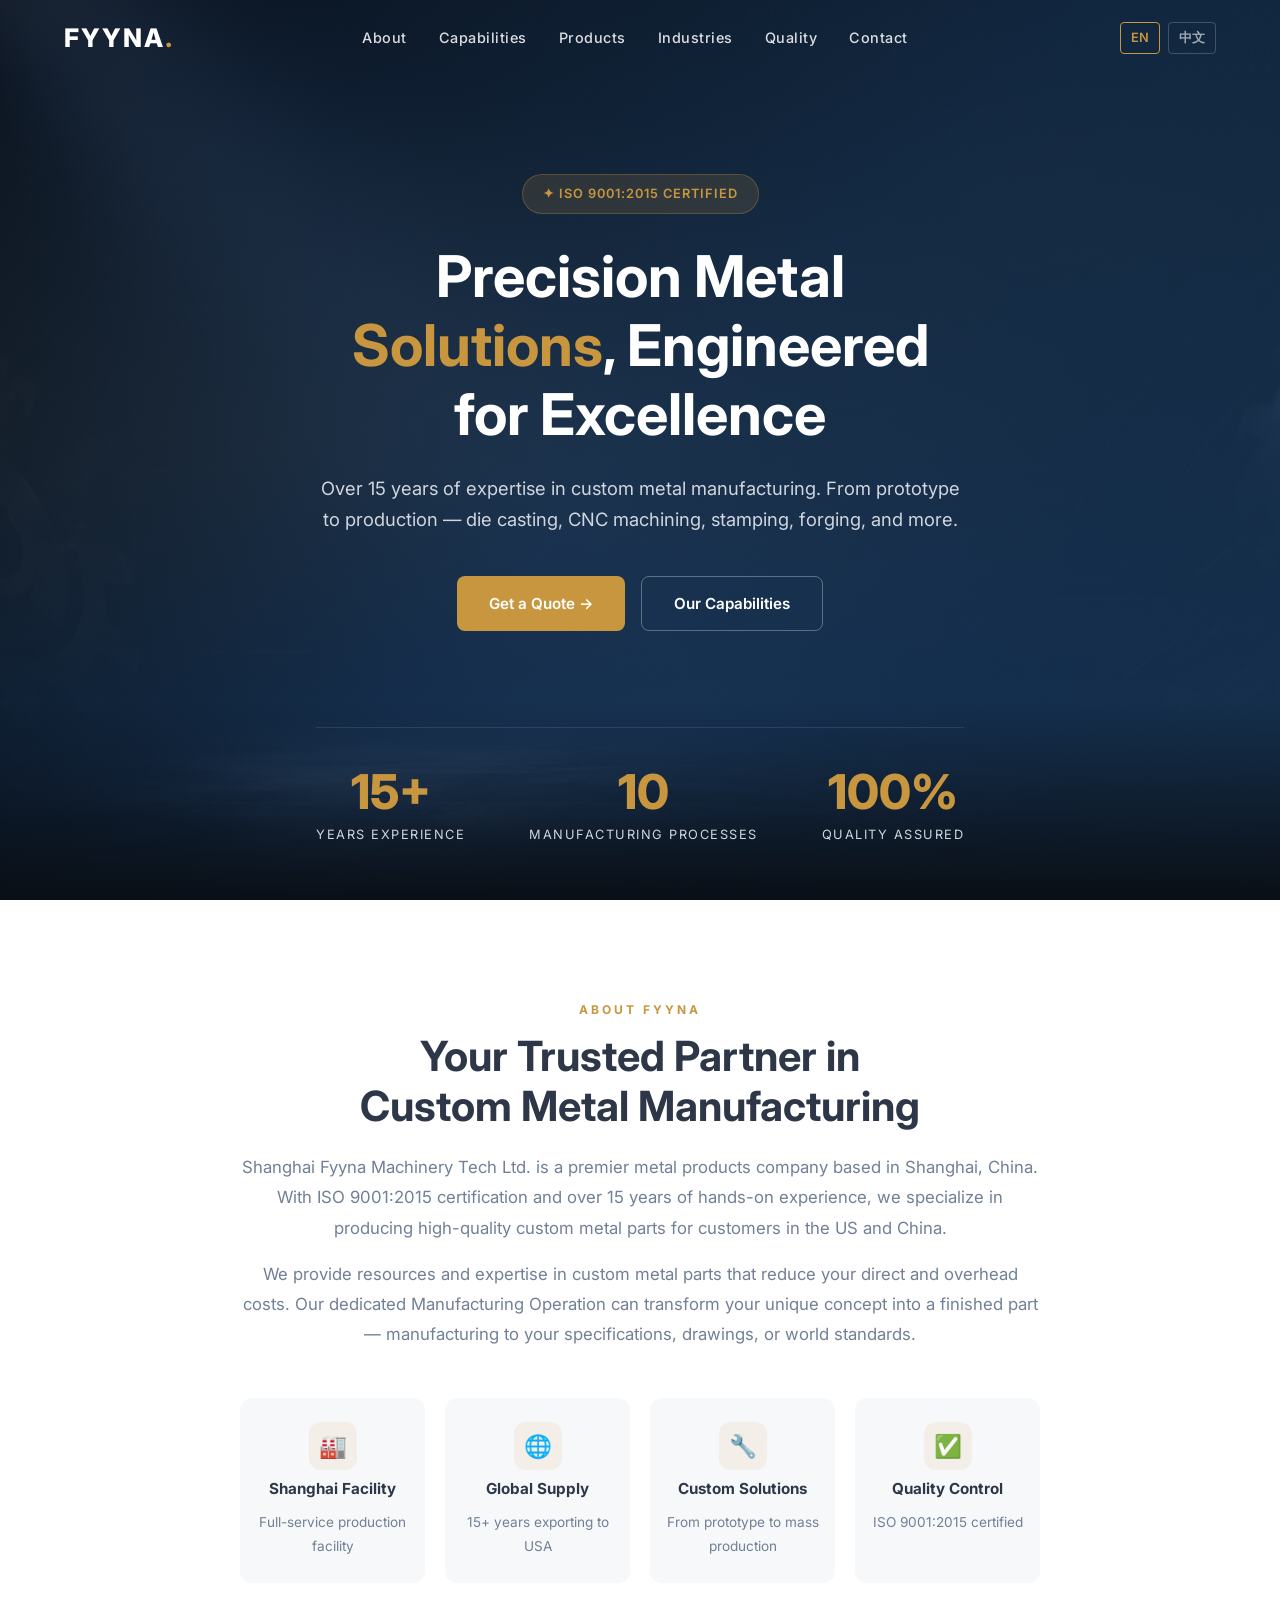
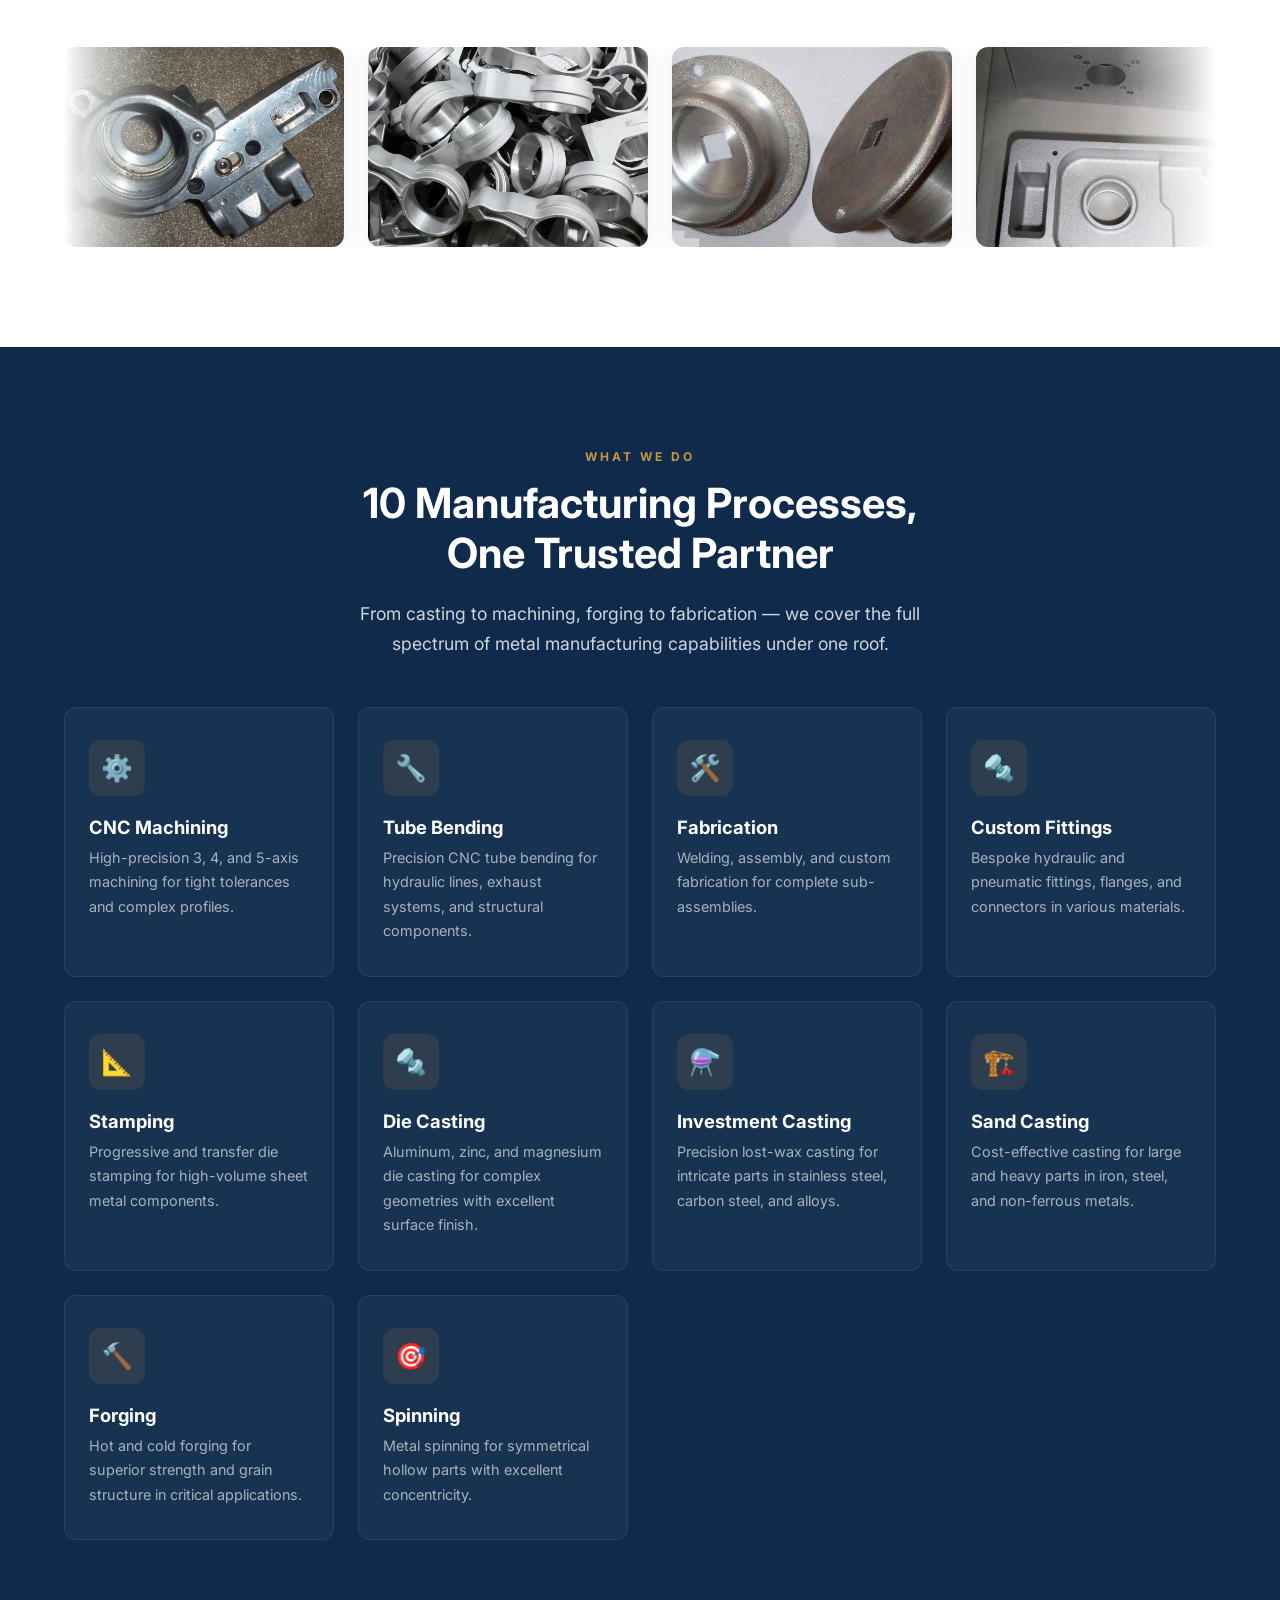
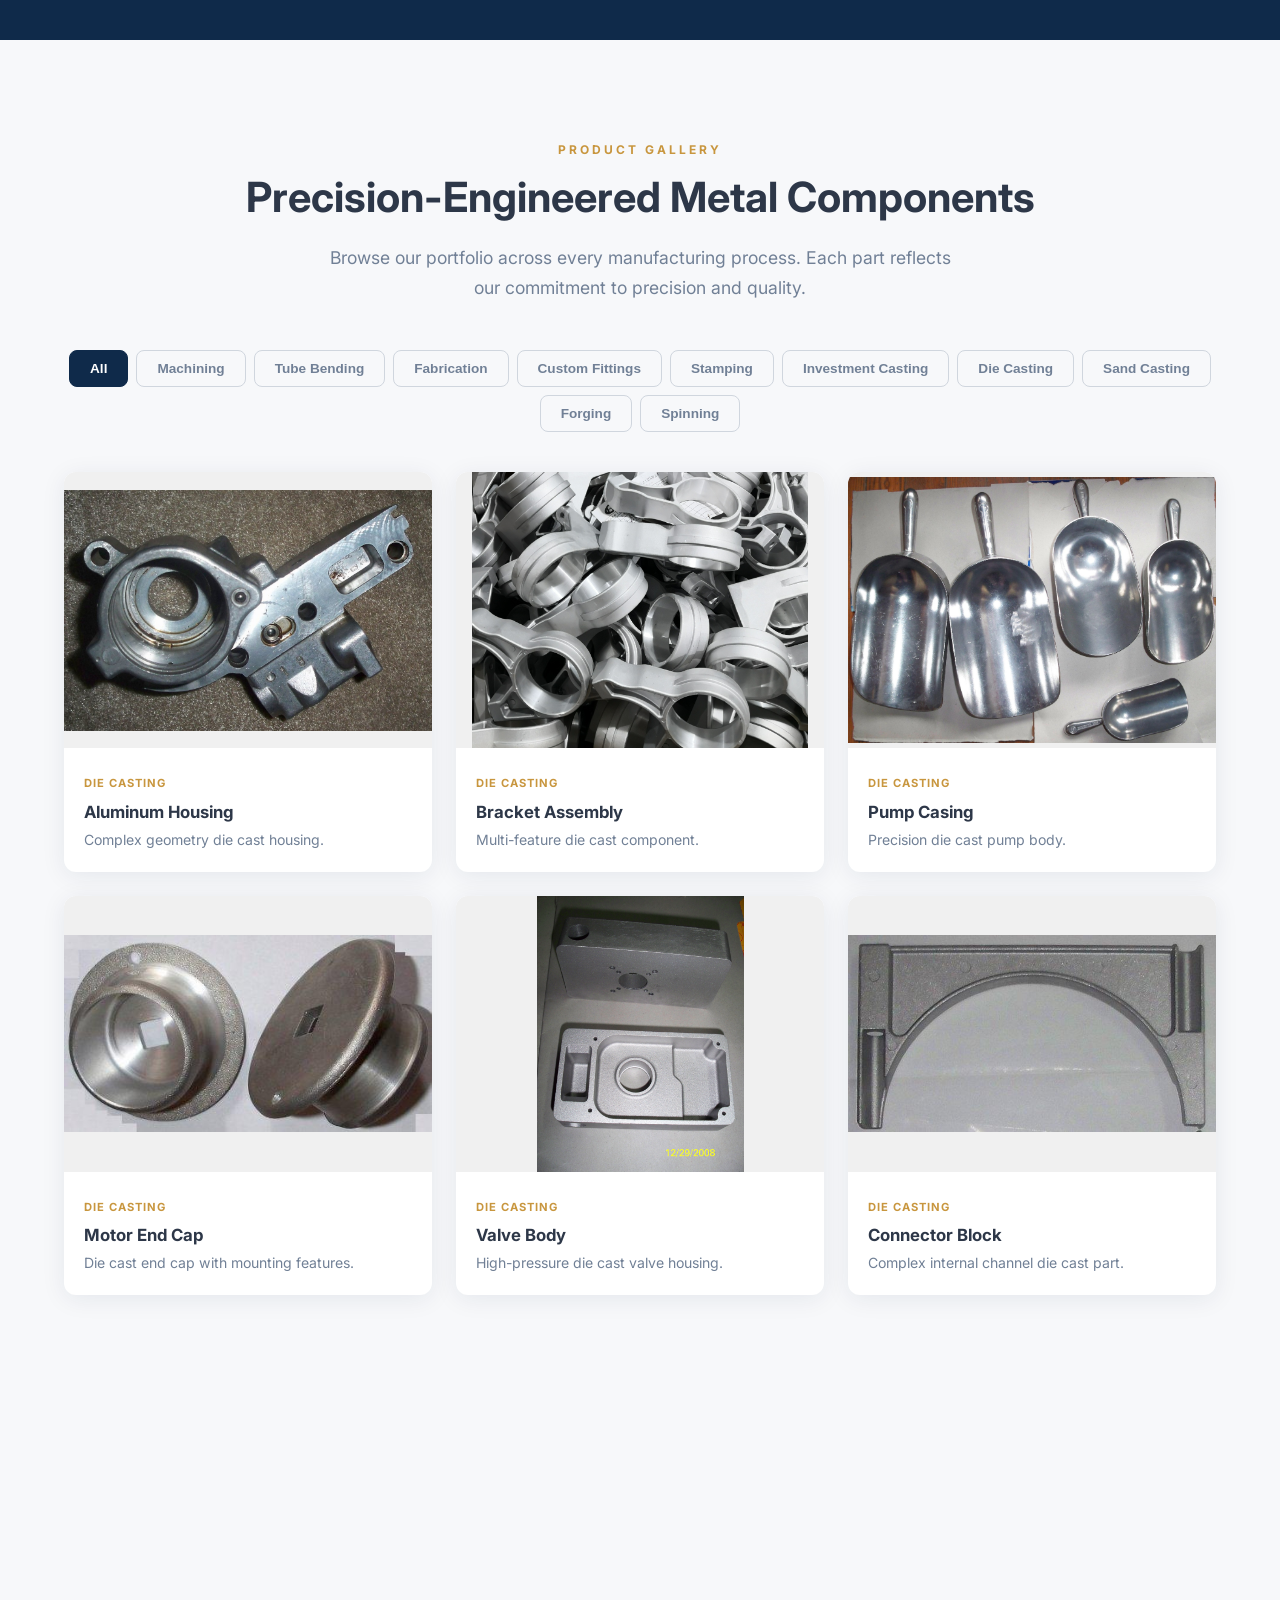
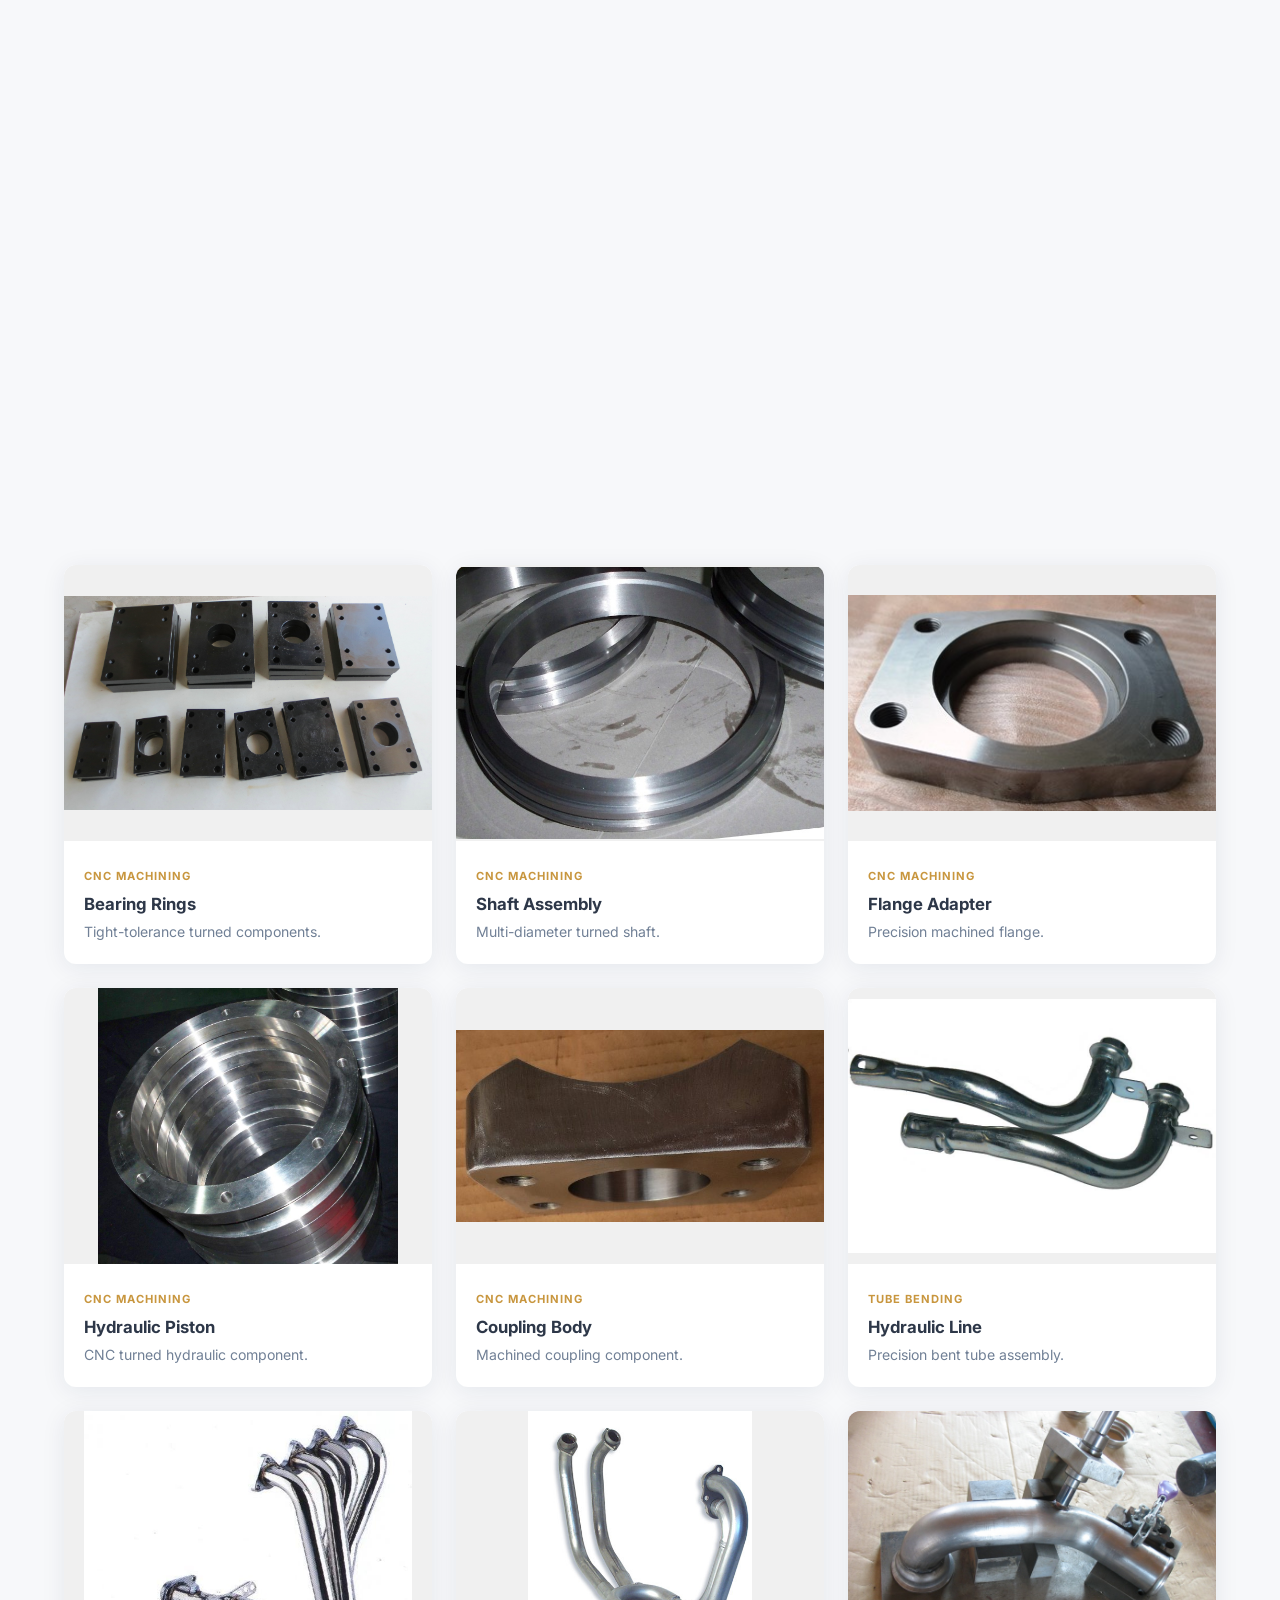
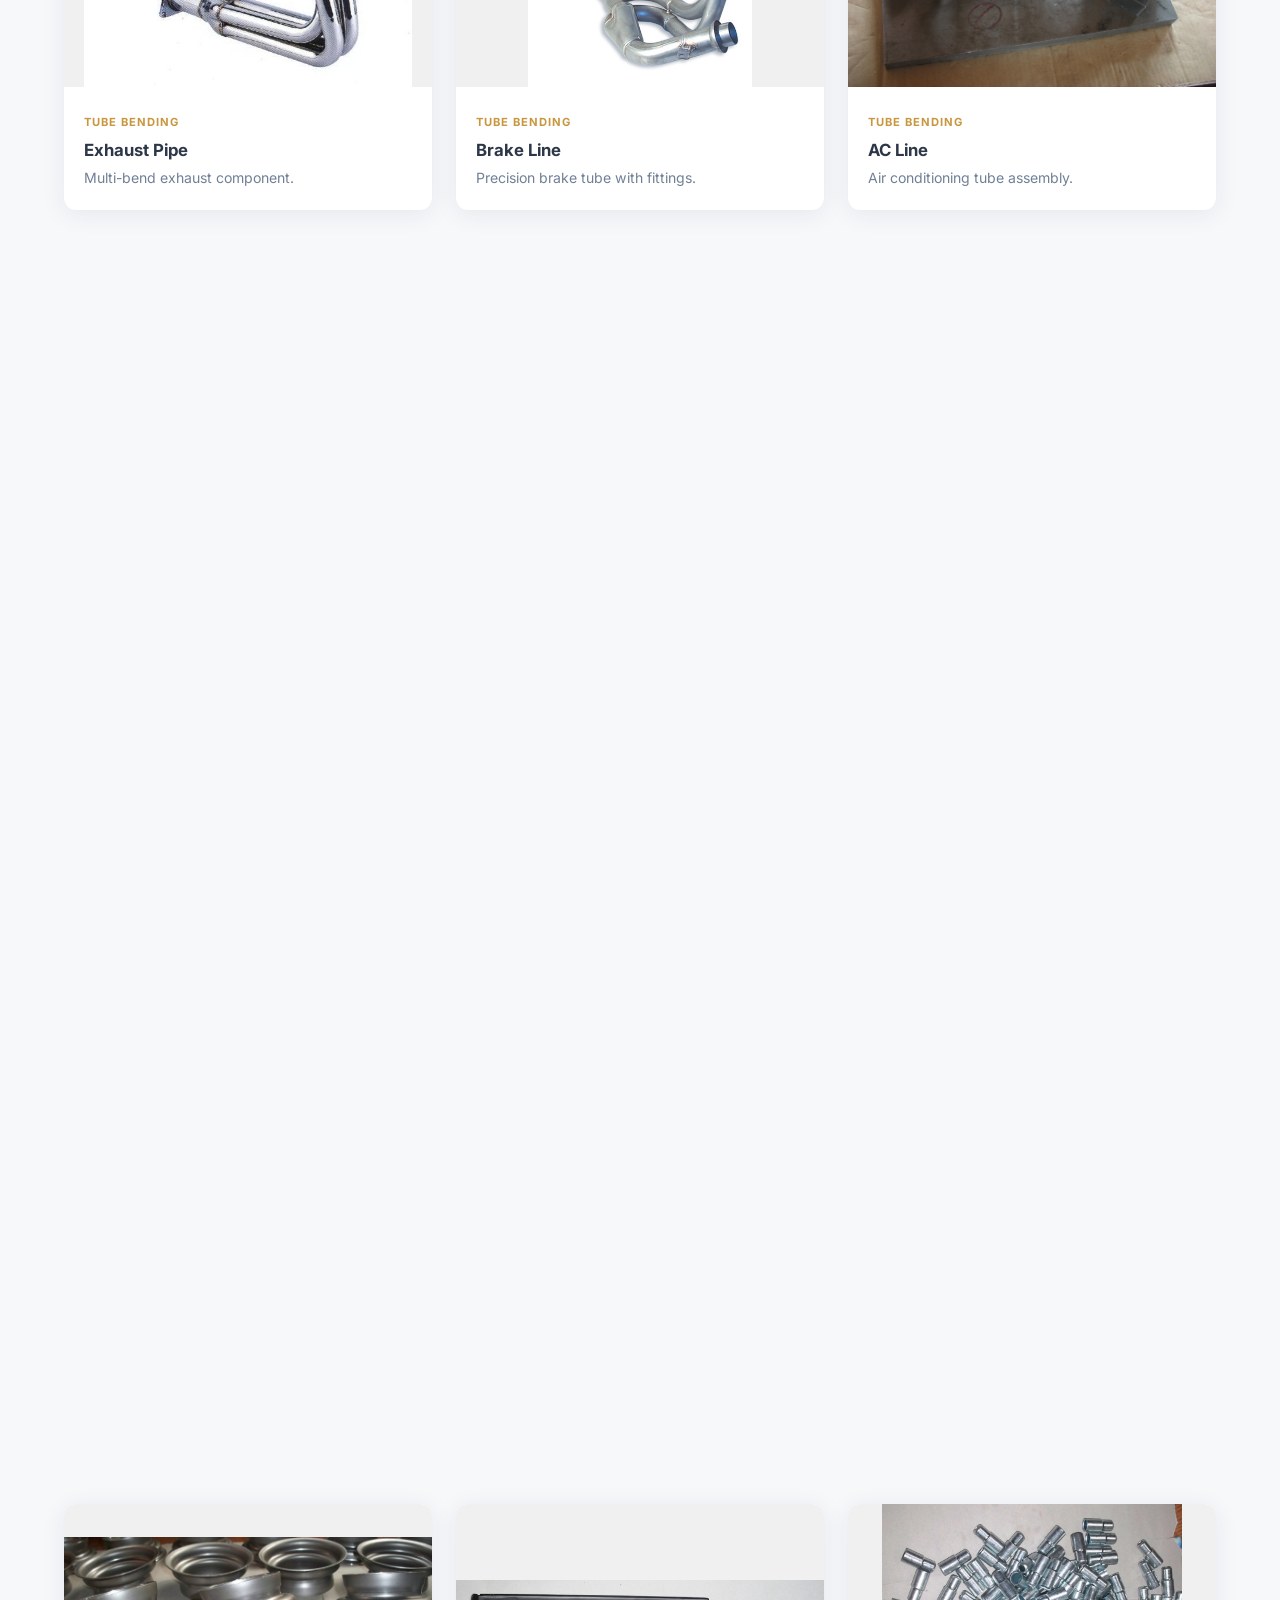
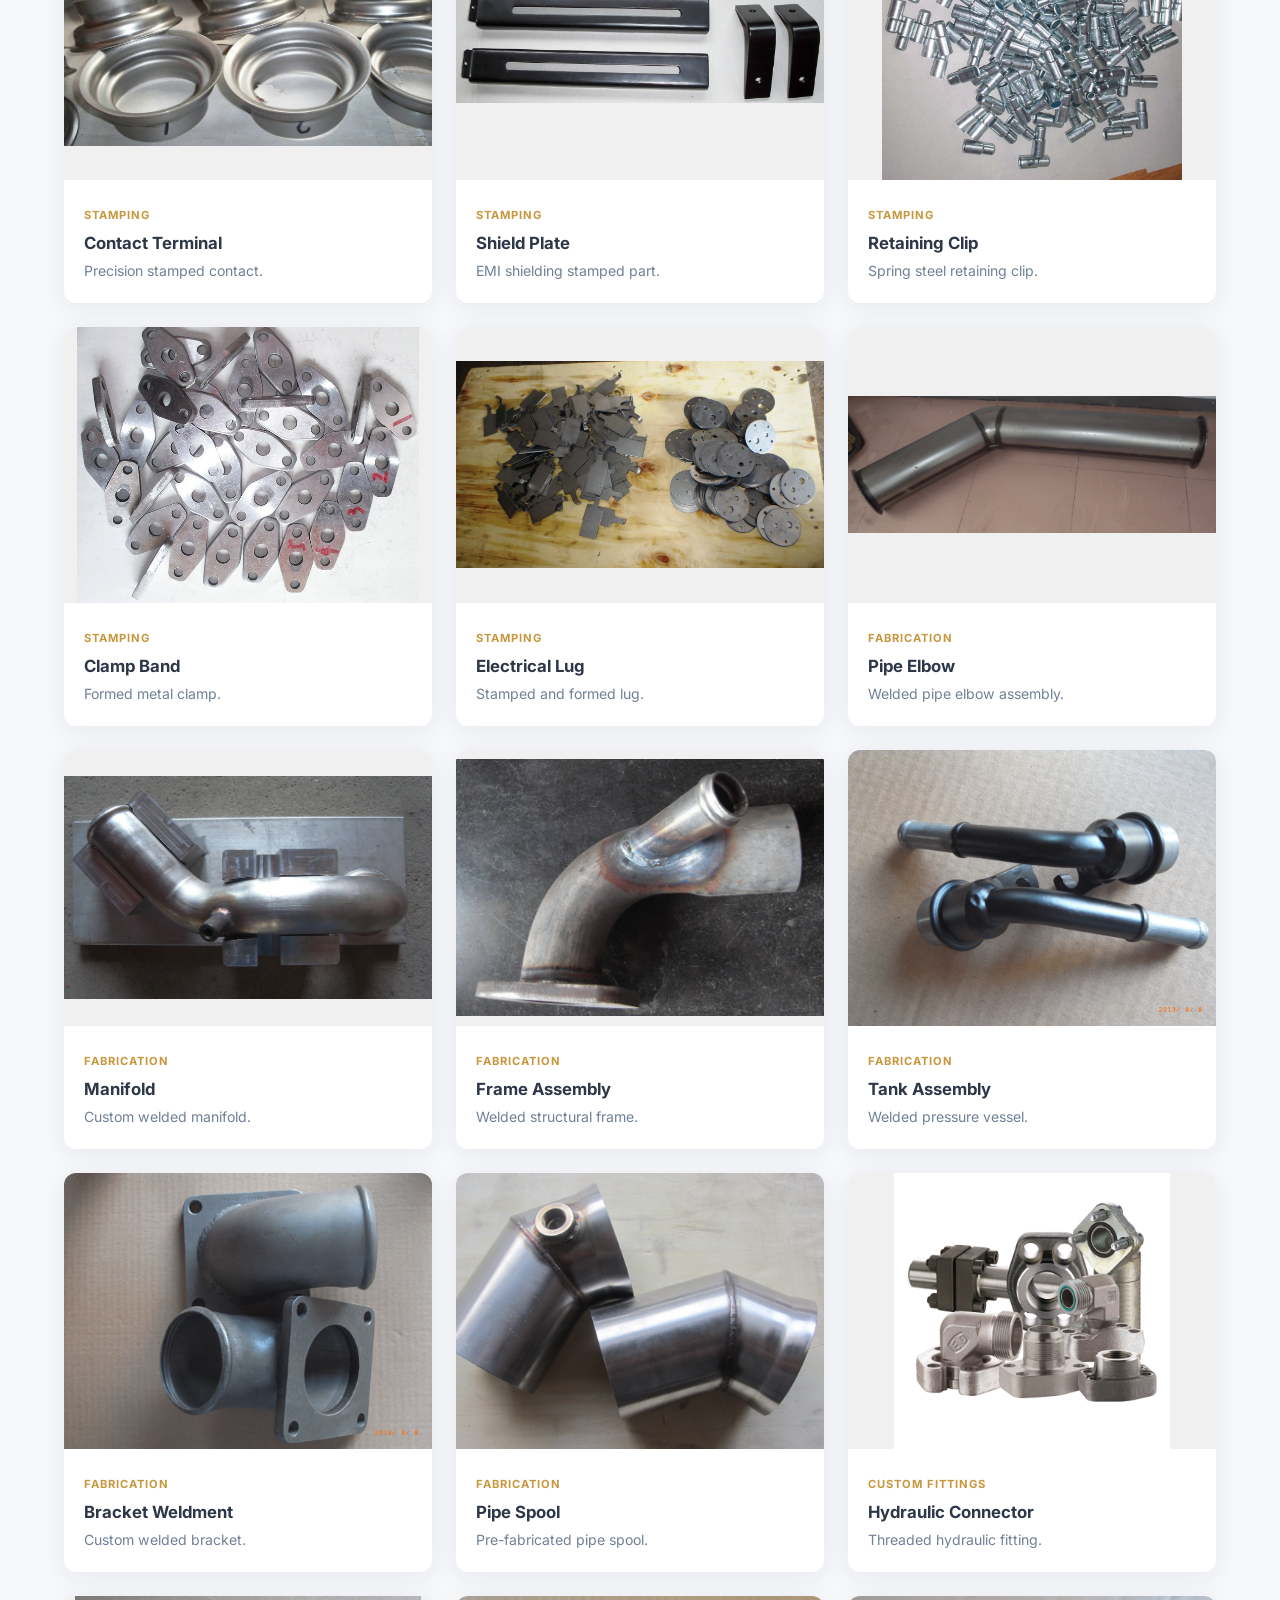
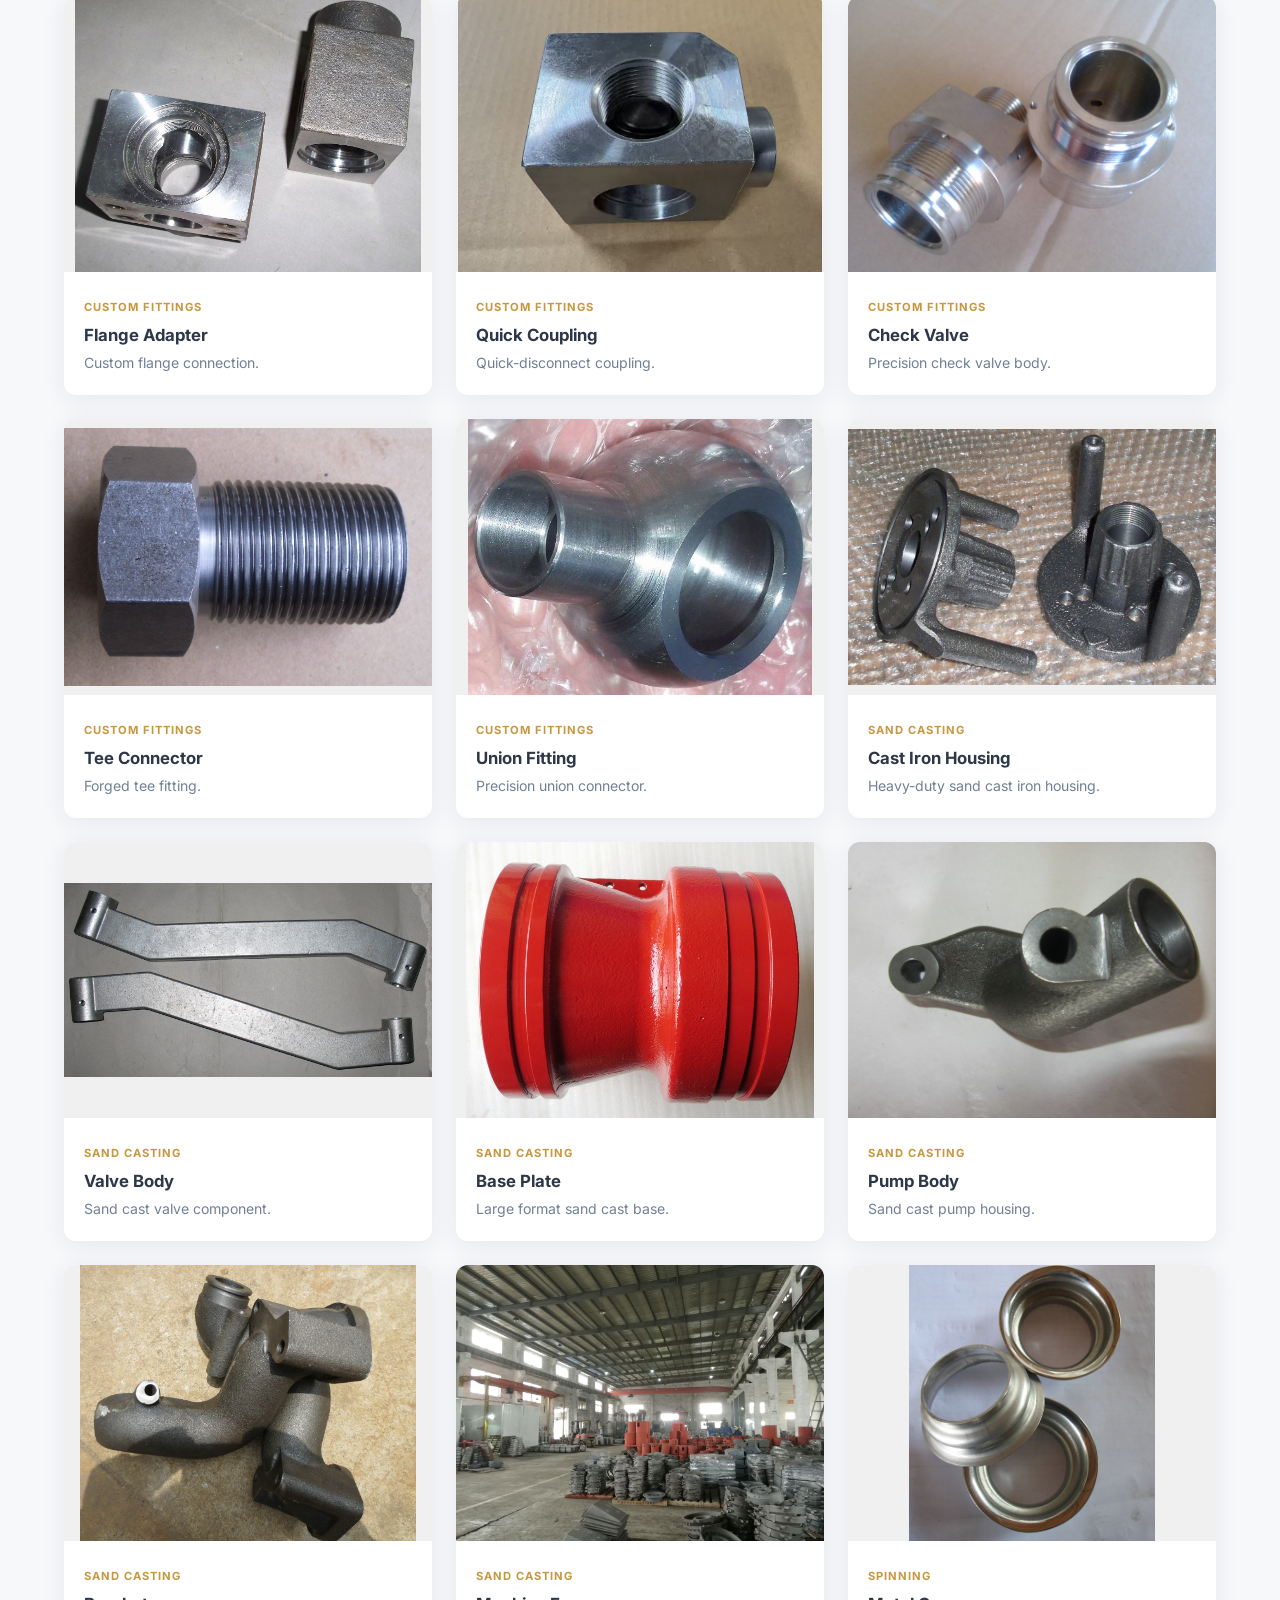
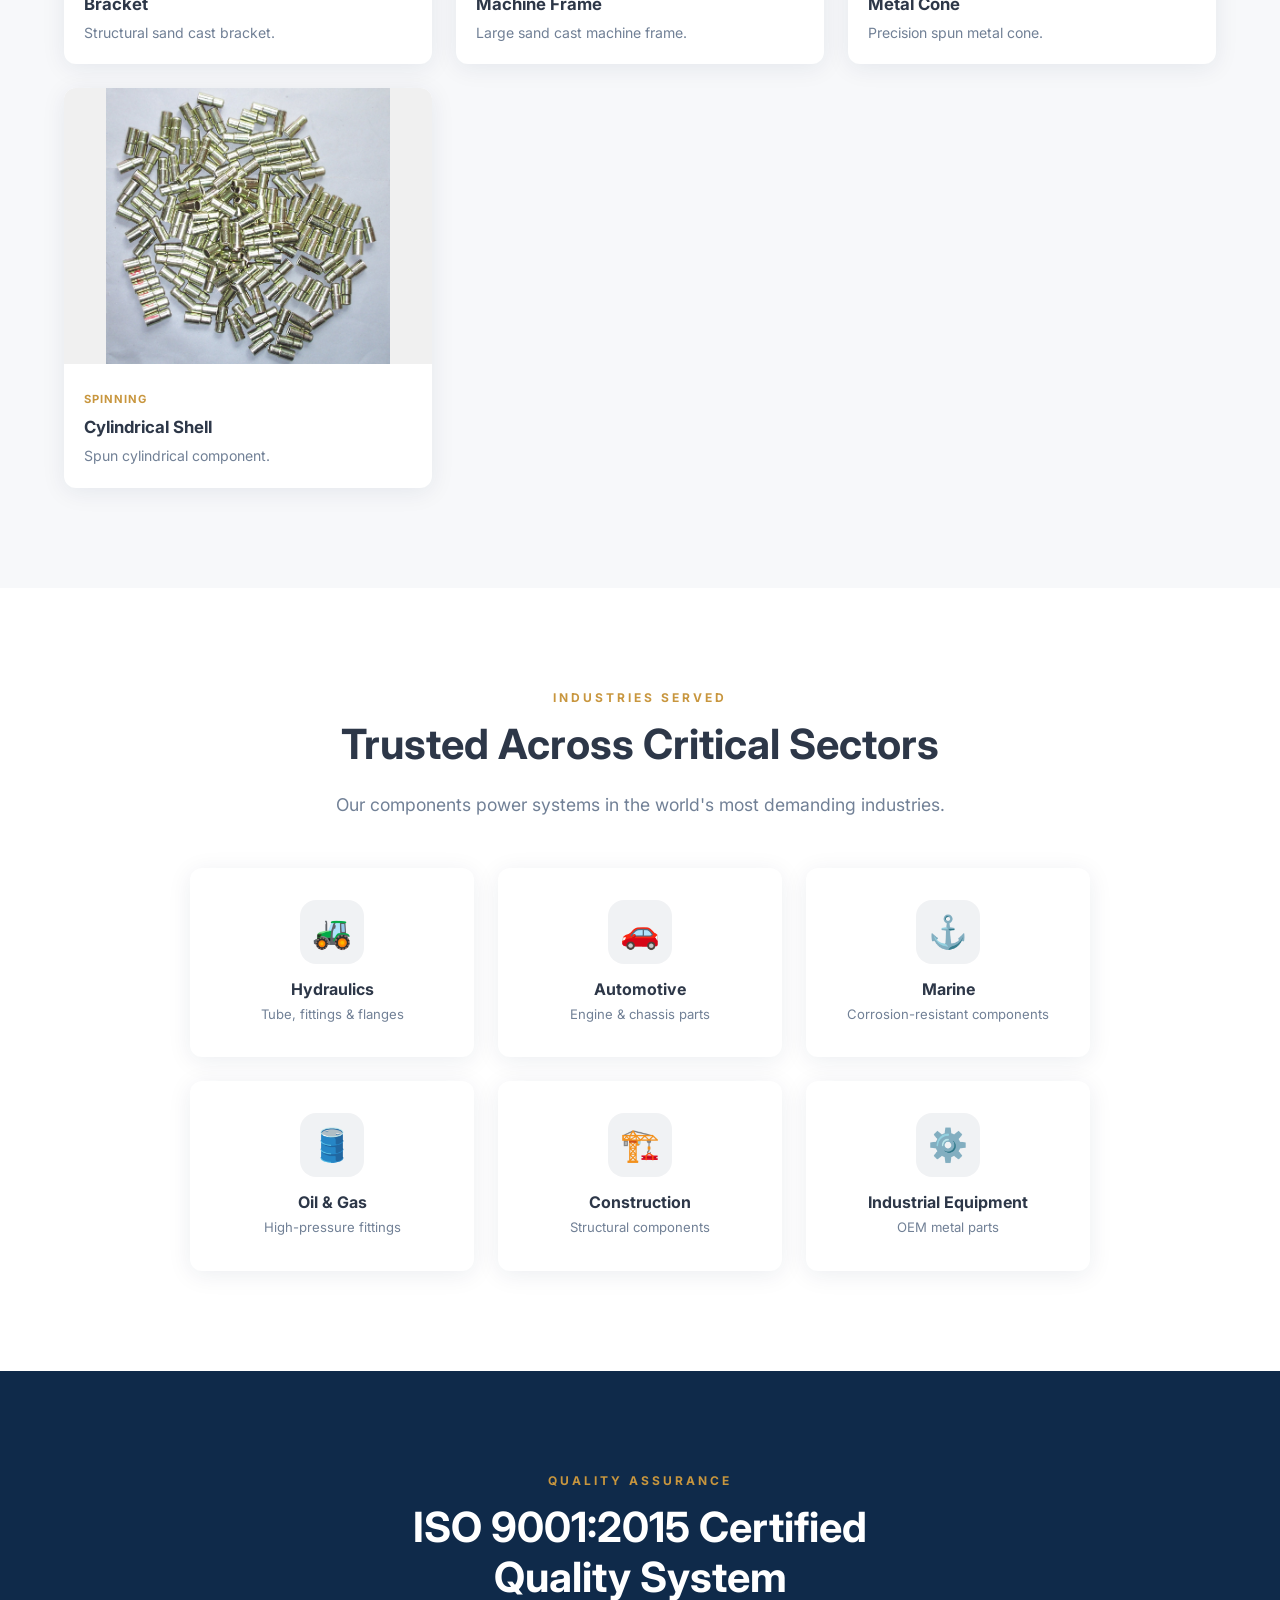
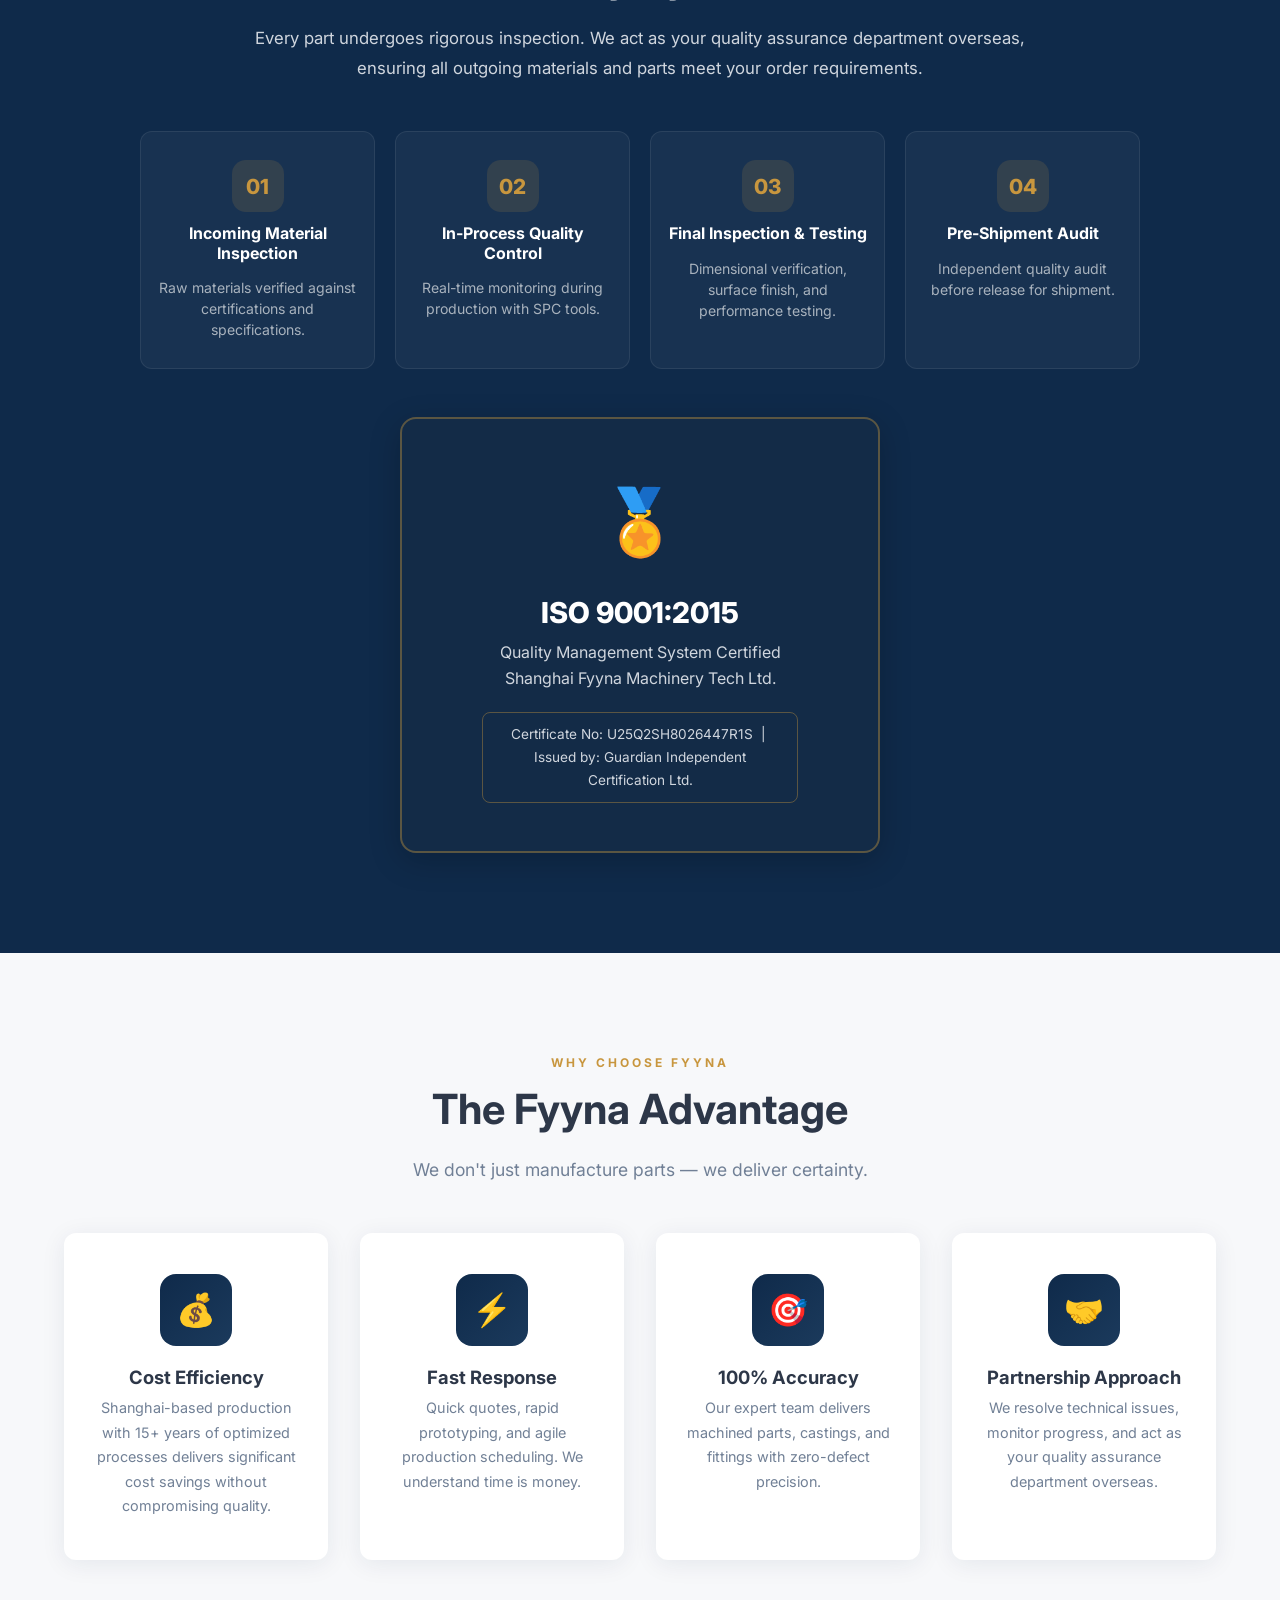
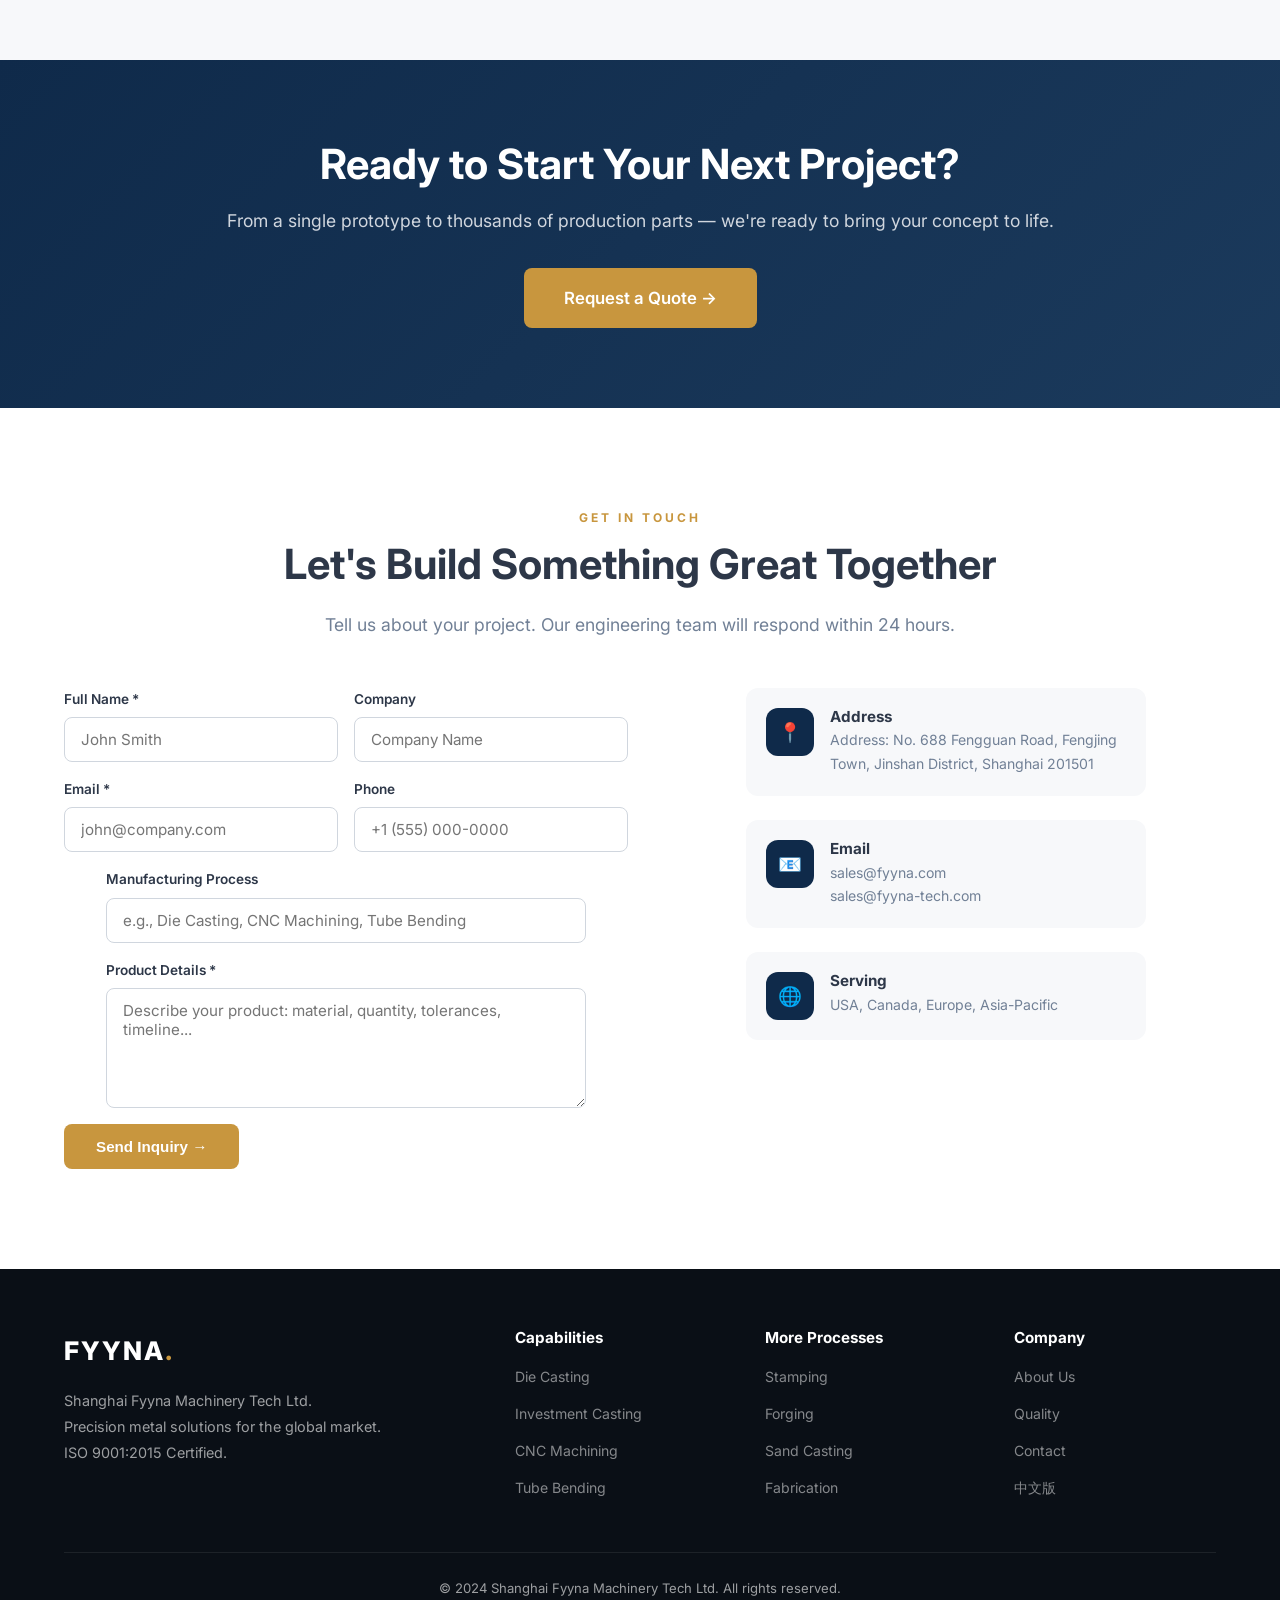
<file: index.html>
<!DOCTYPE html>
<html lang="en">
<head>
  <meta charset="UTF-8">
  <meta name="viewport" content="width=device-width, initial-scale=1.0">
  <meta http-equiv="Cache-Control" content="no-cache, no-store, must-revalidate">
  <meta http-equiv="Pragma" content="no-cache">
  <meta http-equiv="Expires" content="0">
  <title>Fyyna — Precision Metal Solutions | Shanghai Fyyna Machinery Tech</title>
  <meta name="description" content="Shanghai Fyyna Machinery Tech — ISO 9001 certified manufacturer of custom metal parts. Die casting, investment casting, CNC machining, stamping, forging, tube bending. 15+ years exporting to USA.">
  <meta name="keywords" content="Fyyna,custom metal parts,die casting,investment casting,CNC machining,stamping,forging,tube bending,ISO 9001,OEM components">
  <meta name="author" content="Shanghai Fyyna Machinery Tech Ltd.">
  <link rel="canonical" href="https://www.fyyna.com/">
  <link rel="alternate" hreflang="en" href="https://www.fyyna.com/">
  <link rel="alternate" hreflang="zh-CN" href="https://www.fyyna.com/zh.html">
  <link rel="preconnect" href="https://fonts.googleapis.com">
  <link href="https://fonts.googleapis.com/css2?family=Inter:wght@400;500;600;700;800&display=swap" rel="stylesheet">
  <link rel="stylesheet" href="css/style.css">
  <!-- Open Graph -->
  <meta property="og:type" content="website">
  <meta property="og:url" content="https://www.fyyna.com/">
  <meta property="og:title" content="Fyyna — Precision Metal Solutions">
  <meta property="og:description" content="ISO 9001 certified manufacturer of custom metal parts. Die casting, CNC machining, stamping, forging, tube bending. 15+ years exporting to USA.">
  <meta property="og:image" content="https://www.fyyna.com/images/carousel/slide-1.jpg">
  <meta property="og:locale" content="en_US">
  <!-- Twitter Cards -->
  <meta name="twitter:card" content="summary_large_image">
  <meta name="twitter:title" content="Fyyna — Precision Metal Solutions">
  <meta name="twitter:description" content="ISO 9001 certified manufacturer. 15+ years exporting to USA.">
  <meta name="twitter:image" content="https://www.fyyna.com/images/carousel/slide-1.jpg">
  <!-- JSON-LD Structured Data -->
  <script type="application/ld+json">
  {
    "@context": "https://schema.org",
    "@type": "Organization",
    "name": "Shanghai Fyyna Machinery Tech Ltd.",
    "alternateName": "Fyyna",
    "url": "https://www.fyyna.com",
    "logo": "https://www.fyyna.com/images/carousel/slide-1.jpg",
    "description": "ISO 9001 certified manufacturer of custom metal parts, offering die casting, investment casting, CNC machining, stamping, forging, tube bending and more.",
    "address": {
      "@type": "PostalAddress",
      "streetAddress": "No. 688 Fengguan Road, Fengjing Town",
      "addressLocality": "Shanghai",
      "addressRegion": "Jinshan District",
      "postalCode": "201501",
      "addressCountry": "CN"
    },
    "contactPoint": {
      "@type": "ContactPoint",
      "contactType": "sales",
      "email": ["sales@fyyna.com", "sales@fyyna-tech.com"],
      "areaServed": ["US", "CA", "EU", "APAC"]
    },
    "hasOfferCatalog": {
      "@type": "OfferCatalog",
      "name": "Metal Manufacturing Processes",
      "itemListElement": [
        {"@type": "Offer", "itemOffered": {"@type": "Service", "name": "CNC Machining"}},
        {"@type": "Offer", "itemOffered": {"@type": "Service", "name": "Tube Bending"}},
        {"@type": "Offer", "itemOffered": {"@type": "Service", "name": "Fabrication"}},
        {"@type": "Offer", "itemOffered": {"@type": "Service", "name": "Custom Fittings"}},
        {"@type": "Offer", "itemOffered": {"@type": "Service", "name": "Stamping"}},
        {"@type": "Offer", "itemOffered": {"@type": "Service", "name": "Investment Casting"}},
        {"@type": "Offer", "itemOffered": {"@type": "Service", "name": "Die Casting"}},
        {"@type": "Offer", "itemOffered": {"@type": "Service", "name": "Sand Casting"}},
        {"@type": "Offer", "itemOffered": {"@type": "Service", "name": "Forging"}},
        {"@type": "Offer", "itemOffered": {"@type": "Service", "name": "Spinning"}}
      ]
    }
  }
  </script>
</head>
<body>

<!-- ===== Navigation ===== -->
<nav class="nav" id="nav">
  <div class="container">
    <a href="#" class="nav-logo">FYYNA<span>.</span></a>
    <ul class="nav-links">
      <li><a href="#about">About</a></li>
      <li><a href="#capabilities">Capabilities</a></li>
      <li><a href="#products">Products</a></li>
      <li><a href="#industries">Industries</a></li>
      <li><a href="#quality">Quality</a></li>
      <li><a href="#contact">Contact</a></li>
    </ul>
    <div class="nav-lang">
      <a href="index.html" class="active">EN</a>
      <a href="zh.html">中文</a>
    </div>
    <div class="nav-toggle" onclick="document.querySelector('.nav-links').classList.toggle('show')">
      <span></span><span></span><span></span>
    </div>
  </div>
</nav>

<!-- ===== Hero ===== -->
<section class="hero" id="hero">
  <div class="container">
    <div class="hero-content fade-up">
      <div class="hero-badge">✦ ISO 9001:2015 CERTIFIED</div>
      <h1>Precision Metal<br><span>Solutions</span>, Engineered<br>for Excellence</h1>
      <p>Over 15 years of expertise in custom metal manufacturing. From prototype to production — die casting, CNC machining, stamping, forging, and more.</p>
      <div class="hero-btns">
        <a href="#contact" class="btn btn-primary">Get a Quote →</a>
        <a href="#capabilities" class="btn btn-outline">Our Capabilities</a>
      </div>
    </div>
    <div class="hero-stats fade-up">
      <div class="hero-stat">
        <div class="hero-stat-num">15+</div>
        <div class="hero-stat-label">YEARS EXPERIENCE</div>
      </div>
      <div class="hero-stat">
        <div class="hero-stat-num">10</div>
        <div class="hero-stat-label">MANUFACTURING PROCESSES</div>
      </div>
      <div class="hero-stat">
        <div class="hero-stat-num">100%</div>
        <div class="hero-stat-label">QUALITY ASSURED</div>
      </div>
    </div>
  </div>
</section>

<!-- ===== About ===== -->
<section class="section" id="about">
  <div class="container">
    <div class="about-center fade-up">
      <div class="section-label">About Fyyna</div>
      <h2>Your Trusted Partner in<br>Custom Metal Manufacturing</h2>
      <p>Shanghai Fyyna Machinery Tech Ltd. is a premier metal products company based in Shanghai, China. With ISO 9001:2015 certification and over 15 years of hands-on experience, we specialize in producing high-quality custom metal parts for customers in the US and China.</p>
      <p>We provide resources and expertise in custom metal parts that reduce your direct and overhead costs. Our dedicated Manufacturing Operation can transform your unique concept into a finished part — manufacturing to your specifications, drawings, or world standards.</p>
      <div class="about-features">
        <div class="about-feature">
          <div class="about-feature-icon">🏭</div>
          <h4>Shanghai Facility</h4>
          <p>Full-service production facility</p>
        </div>
        <div class="about-feature">
          <div class="about-feature-icon">🌐</div>
          <h4>Global Supply</h4>
          <p>15+ years exporting to USA</p>
        </div>
        <div class="about-feature">
          <div class="about-feature-icon">🔧</div>
          <h4>Custom Solutions</h4>
          <p>From prototype to mass production</p>
        </div>
        <div class="about-feature">
          <div class="about-feature-icon">✅</div>
          <h4>Quality Control</h4>
          <p>ISO 9001:2015 certified</p>
        </div>
      </div>
    </div>
    <div class="carousel-wrapper fade-up">
      <div class="carousel-track">
        <img class="carousel-img" src="images/carousel/slide-1.jpg" alt="Die casting">
        <img class="carousel-img" src="images/carousel/slide-2.jpg" alt="Die casting">
        <img class="carousel-img" src="images/carousel/slide-3.jpg" alt="Die casting">
        <img class="carousel-img" src="images/carousel/slide-4.jpg" alt="Die casting">
        <img class="carousel-img" src="images/carousel/slide-5.jpg" alt="CNC machining">
        <img class="carousel-img" src="images/carousel/slide-6.jpg" alt="CNC machining">
        <img class="carousel-img" src="images/carousel/slide-7.jpg" alt="CNC machining">
        <img class="carousel-img" src="images/carousel/slide-8.jpg" alt="CNC machining">
        <img class="carousel-img" src="images/carousel/slide-9.jpg" alt="Tube bending">
        <img class="carousel-img" src="images/carousel/slide-10.jpg" alt="Tube bending">
        <img class="carousel-img" src="images/carousel/slide-11.jpg" alt="Tube bending">
        <img class="carousel-img" src="images/carousel/slide-12.jpg" alt="Tube bending">
        <img class="carousel-img" src="images/carousel/slide-13.jpg" alt="Investment casting">
        <img class="carousel-img" src="images/carousel/slide-14.jpg" alt="Investment casting">
        <img class="carousel-img" src="images/carousel/slide-15.jpg" alt="Investment casting">
        <img class="carousel-img" src="images/carousel/slide-16.jpg" alt="Investment casting">
        <!-- Duplicate for seamless loop -->
        <img class="carousel-img" src="images/carousel/slide-1.jpg" alt="Die casting">
        <img class="carousel-img" src="images/carousel/slide-2.jpg" alt="Die casting">
        <img class="carousel-img" src="images/carousel/slide-3.jpg" alt="Die casting">
        <img class="carousel-img" src="images/carousel/slide-4.jpg" alt="Die casting">
        <img class="carousel-img" src="images/carousel/slide-5.jpg" alt="CNC machining">
        <img class="carousel-img" src="images/carousel/slide-6.jpg" alt="CNC machining">
        <img class="carousel-img" src="images/carousel/slide-7.jpg" alt="CNC machining">
        <img class="carousel-img" src="images/carousel/slide-8.jpg" alt="CNC machining">
        <img class="carousel-img" src="images/carousel/slide-9.jpg" alt="Tube bending">
        <img class="carousel-img" src="images/carousel/slide-10.jpg" alt="Tube bending">
        <img class="carousel-img" src="images/carousel/slide-11.jpg" alt="Tube bending">
        <img class="carousel-img" src="images/carousel/slide-12.jpg" alt="Tube bending">
        <img class="carousel-img" src="images/carousel/slide-13.jpg" alt="Investment casting">
        <img class="carousel-img" src="images/carousel/slide-14.jpg" alt="Investment casting">
        <img class="carousel-img" src="images/carousel/slide-15.jpg" alt="Investment casting">
        <img class="carousel-img" src="images/carousel/slide-16.jpg" alt="Investment casting">
      </div>
    </div>
  </div>
</section>

<!-- ===== Capabilities ===== -->
<section class="section section-dark" id="capabilities">
  <div class="container">
    <div class="section-label">What We Do</div>
    <h2 class="section-title" style="color:#fff">10 Manufacturing Processes,<br>One Trusted Partner</h2>
    <p class="section-desc">From casting to machining, forging to fabrication — we cover the full spectrum of metal manufacturing capabilities under one roof.</p>
    <div class="capabilities-grid">
      <div class="cap-card fade-up" data-filter="machining" style="cursor:pointer">
        <div class="cap-icon">⚙️</div>
        <h3>CNC Machining</h3>
        <p>High-precision 3, 4, and 5-axis machining for tight tolerances and complex profiles.</p>
      </div>
      <div class="cap-card fade-up" data-filter="tube-bending" style="cursor:pointer">
        <div class="cap-icon">🔧</div>
        <h3>Tube Bending</h3>
        <p>Precision CNC tube bending for hydraulic lines, exhaust systems, and structural components.</p>
      </div>
      <div class="cap-card fade-up" data-filter="fabrication" style="cursor:pointer">
        <div class="cap-icon">🛠️</div>
        <h3>Fabrication</h3>
        <p>Welding, assembly, and custom fabrication for complete sub-assemblies.</p>
      </div>
      <div class="cap-card fade-up" data-filter="custom-fitting" style="cursor:pointer">
        <div class="cap-icon">🔩</div>
        <h3>Custom Fittings</h3>
        <p>Bespoke hydraulic and pneumatic fittings, flanges, and connectors in various materials.</p>
      </div>
      <div class="cap-card fade-up" data-filter="stamping" style="cursor:pointer">
        <div class="cap-icon">📐</div>
        <h3>Stamping</h3>
        <p>Progressive and transfer die stamping for high-volume sheet metal components.</p>
      </div>
      <div class="cap-card fade-up" data-filter="die-casting" style="cursor:pointer">
        <div class="cap-icon">🔩</div>
        <h3>Die Casting</h3>
        <p>Aluminum, zinc, and magnesium die casting for complex geometries with excellent surface finish.</p>
      </div>
      <div class="cap-card fade-up" data-filter="investment-casting" style="cursor:pointer">
        <div class="cap-icon">⚗️</div>
        <h3>Investment Casting</h3>
        <p>Precision lost-wax casting for intricate parts in stainless steel, carbon steel, and alloys.</p>
      </div>
      <div class="cap-card fade-up" data-filter="sand-casting" style="cursor:pointer">
        <div class="cap-icon">🏗️</div>
        <h3>Sand Casting</h3>
        <p>Cost-effective casting for large and heavy parts in iron, steel, and non-ferrous metals.</p>
      </div>
      <div class="cap-card fade-up" data-filter="forging" style="cursor:pointer">
        <div class="cap-icon">🔨</div>
        <h3>Forging</h3>
        <p>Hot and cold forging for superior strength and grain structure in critical applications.</p>
      </div>
      <div class="cap-card fade-up" data-filter="spinning" style="cursor:pointer">
        <div class="cap-icon">🎯</div>
        <h3>Spinning</h3>
        <p>Metal spinning for symmetrical hollow parts with excellent concentricity.</p>
      </div>
    </div>
  </div>
</section>

<!-- ===== Products ===== -->
<section class="section section-alt" id="products">
  <div class="container">
    <div class="section-label">Product Gallery</div>
    <h2 class="section-title">Precision-Engineered Metal Components</h2>
    <p class="section-desc">Browse our portfolio across every manufacturing process. Each part reflects our commitment to precision and quality.</p>
    <div class="products-tabs">
      <button class="products-tab active" data-filter="all">All</button>
      <button class="products-tab" data-filter="machining">Machining</button>
      <button class="products-tab" data-filter="tube-bending">Tube Bending</button>
      <button class="products-tab" data-filter="fabrication">Fabrication</button>
      <button class="products-tab" data-filter="custom-fitting">Custom Fittings</button>
      <button class="products-tab" data-filter="stamping">Stamping</button>
      <button class="products-tab" data-filter="investment-casting">Investment Casting</button>
      <button class="products-tab" data-filter="die-casting">Die Casting</button>
      <button class="products-tab" data-filter="sand-casting">Sand Casting</button>
      <button class="products-tab" data-filter="forging">Forging</button>
      <button class="products-tab" data-filter="spinning">Spinning</button>
    </div>
    <div class="products-grid" id="productsGrid">
      <!-- Die Casting (6) -->
      <div class="product-card fade-up" data-category="die-casting"><div style="overflow:hidden"><img class="product-card-img" src="images/products/die-casting/die-casting-1.jpg" alt="Die casting"></div><div class="product-card-body"><div class="product-card-tag">Die Casting</div><h3>Aluminum Housing</h3><p>Complex geometry die cast housing.</p></div></div>
      <div class="product-card fade-up" data-category="die-casting"><div style="overflow:hidden"><img class="product-card-img" src="images/products/die-casting/die-casting-2.jpg" alt="Die casting"></div><div class="product-card-body"><div class="product-card-tag">Die Casting</div><h3>Bracket Assembly</h3><p>Multi-feature die cast component.</p></div></div>
      <div class="product-card fade-up" data-category="die-casting"><div style="overflow:hidden"><img class="product-card-img" src="images/products/die-casting/die-casting-3.jpg" alt="Die casting"></div><div class="product-card-body"><div class="product-card-tag">Die Casting</div><h3>Pump Casing</h3><p>Precision die cast pump body.</p></div></div>
      <div class="product-card fade-up" data-category="die-casting"><div style="overflow:hidden"><img class="product-card-img" src="images/products/die-casting/die-casting-4.jpg" alt="Die casting"></div><div class="product-card-body"><div class="product-card-tag">Die Casting</div><h3>Motor End Cap</h3><p>Die cast end cap with mounting features.</p></div></div>
      <div class="product-card fade-up" data-category="die-casting"><div style="overflow:hidden"><img class="product-card-img" src="images/products/die-casting/die-casting-5.jpg" alt="Die casting"></div><div class="product-card-body"><div class="product-card-tag">Die Casting</div><h3>Valve Body</h3><p>High-pressure die cast valve housing.</p></div></div>
      <div class="product-card fade-up" data-category="die-casting"><div style="overflow:hidden"><img class="product-card-img" src="images/products/die-casting/die-casting-6.jpg" alt="Die casting"></div><div class="product-card-body"><div class="product-card-tag">Die Casting</div><h3>Connector Block</h3><p>Complex internal channel die cast part.</p></div></div>
      <!-- Investment Casting (6) -->
      <div class="product-card fade-up" data-category="investment-casting"><div style="overflow:hidden"><img class="product-card-img" src="images/products/investment-casting/investment-casting-1.jpg" alt="Investment casting"></div><div class="product-card-body"><div class="product-card-tag">Investment Casting</div><h3>Stainless Impeller</h3><p>Precision lost-wax cast impeller.</p></div></div>
      <div class="product-card fade-up" data-category="investment-casting"><div style="overflow:hidden"><img class="product-card-img" src="images/products/investment-casting/investment-casting-2.jpg" alt="Investment casting"></div><div class="product-card-body"><div class="product-card-tag">Investment Casting</div><h3>Valve Component</h3><p>Complex internal passages achieved.</p></div></div>
      <div class="product-card fade-up" data-category="investment-casting"><div style="overflow:hidden"><img class="product-card-img" src="images/products/investment-casting/investment-casting-3.jpg" alt="Investment casting"></div><div class="product-card-body"><div class="product-card-tag">Investment Casting</div><h3>Turbine Blade</h3><p>High-temperature alloy casting.</p></div></div>
      <div class="product-card fade-up" data-category="investment-casting"><div style="overflow:hidden"><img class="product-card-img" src="images/products/investment-casting/investment-casting-4.jpg" alt="Investment casting"></div><div class="product-card-body"><div class="product-card-tag">Investment Casting</div><h3>Marine Fitting</h3><p>Corrosion-resistant stainless part.</p></div></div>
      <div class="product-card fade-up" data-category="investment-casting"><div style="overflow:hidden"><img class="product-card-img" src="images/products/investment-casting/investment-casting-5.jpg" alt="Investment casting"></div><div class="product-card-body"><div class="product-card-tag">Investment Casting</div><h3>Connector Housing</h3><p>Precision cast enclosure part.</p></div></div>
      <div class="product-card fade-up" data-category="investment-casting"><div style="overflow:hidden"><img class="product-card-img" src="images/products/investment-casting/investment-casting-6.jpg" alt="Investment casting"></div><div class="product-card-body"><div class="product-card-tag">Investment Casting</div><h3>Bracket Assembly</h3><p>Structural investment cast bracket.</p></div></div>
      <!-- Machining (6) -->
      <div class="product-card fade-up" data-category="machining"><div style="overflow:hidden"><img class="product-card-img" src="images/products/machining/machining-1.jpg" alt="CNC machining"></div><div class="product-card-body"><div class="product-card-tag">CNC Machining</div><h3>Bearing Rings</h3><p>Tight-tolerance turned components.</p></div></div>
      <div class="product-card fade-up" data-category="machining"><div style="overflow:hidden"><img class="product-card-img" src="images/products/machining/machining-2.jpg" alt="CNC machining"></div><div class="product-card-body"><div class="product-card-tag">CNC Machining</div><h3>Shaft Assembly</h3><p>Multi-diameter turned shaft.</p></div></div>
      <div class="product-card fade-up" data-category="machining"><div style="overflow:hidden"><img class="product-card-img" src="images/products/machining/machining-3.jpg" alt="CNC machining"></div><div class="product-card-body"><div class="product-card-tag">CNC Machining</div><h3>Flange Adapter</h3><p>Precision machined flange.</p></div></div>
      <div class="product-card fade-up" data-category="machining"><div style="overflow:hidden"><img class="product-card-img" src="images/products/machining/machining-4.jpg" alt="CNC machining"></div><div class="product-card-body"><div class="product-card-tag">CNC Machining</div><h3>Hydraulic Piston</h3><p>CNC turned hydraulic component.</p></div></div>

      <div class="product-card fade-up" data-category="machining"><div style="overflow:hidden"><img class="product-card-img" src="images/products/machining/machining-6.jpg" alt="CNC machining"></div><div class="product-card-body"><div class="product-card-tag">CNC Machining</div><h3>Coupling Body</h3><p>Machined coupling component.</p></div></div>
      <!-- Tube Bending (6) -->
      <div class="product-card fade-up" data-category="tube-bending"><div style="overflow:hidden"><img class="product-card-img" src="images/products/tube-bending/tube-bending-1.jpg" alt="Tube bending"></div><div class="product-card-body"><div class="product-card-tag">Tube Bending</div><h3>Hydraulic Line</h3><p>Precision bent tube assembly.</p></div></div>
      <div class="product-card fade-up" data-category="tube-bending"><div style="overflow:hidden"><img class="product-card-img" src="images/products/tube-bending/tube-bending-2.jpg" alt="Tube bending"></div><div class="product-card-body"><div class="product-card-tag">Tube Bending</div><h3>Exhaust Pipe</h3><p>Multi-bend exhaust component.</p></div></div>
      <div class="product-card fade-up" data-category="tube-bending"><div style="overflow:hidden"><img class="product-card-img" src="images/products/tube-bending/tube-bending-3.jpg" alt="Tube bending"></div><div class="product-card-body"><div class="product-card-tag">Tube Bending</div><h3>Brake Line</h3><p>Precision brake tube with fittings.</p></div></div>
      <div class="product-card fade-up" data-category="tube-bending"><div style="overflow:hidden"><img class="product-card-img" src="images/products/tube-bending/tube-bending-4.jpg" alt="Tube bending"></div><div class="product-card-body"><div class="product-card-tag">Tube Bending</div><h3>AC Line</h3><p>Air conditioning tube assembly.</p></div></div>
      <div class="product-card fade-up" data-category="tube-bending"><div style="overflow:hidden"><img class="product-card-img" src="images/products/tube-bending/tube-bending-5.jpg" alt="Tube bending"></div><div class="product-card-body"><div class="product-card-tag">Tube Bending</div><h3>Fuel Line</h3><p>Bent fuel delivery tube.</p></div></div>
      <div class="product-card fade-up" data-category="tube-bending"><div style="overflow:hidden"><img class="product-card-img" src="images/products/tube-bending/tube-bending-6.jpg" alt="Tube bending"></div><div class="product-card-body"><div class="product-card-tag">Tube Bending</div><h3>Structural Tube</h3><p>Precision bent structural tube.</p></div></div>
      <!-- Forging (6) -->
      <div class="product-card fade-up" data-category="forging"><div style="overflow:hidden"><img class="product-card-img" src="images/products/forging/forging-1.jpg" alt="Forging"></div><div class="product-card-body"><div class="product-card-tag">Forging</div><h3>High-Strength Bolt</h3><p>Hot forged fastener component.</p></div></div>
      <div class="product-card fade-up" data-category="forging"><div style="overflow:hidden"><img class="product-card-img" src="images/products/forging/forging-2.jpg" alt="Forging"></div><div class="product-card-body"><div class="product-card-tag">Forging</div><h3>Crankshaft</h3><p>Forged crankshaft for engines.</p></div></div>
      <div class="product-card fade-up" data-category="forging"><div style="overflow:hidden"><img class="product-card-img" src="images/products/forging/forging-3.jpg" alt="Forging"></div><div class="product-card-body"><div class="product-card-tag">Forging</div><h3>Connect Rod</h3><p>Forged connecting rod.</p></div></div>
      <div class="product-card fade-up" data-category="forging"><div style="overflow:hidden"><img class="product-card-img" src="images/products/forging/forging-4.jpg" alt="Forging"></div><div class="product-card-body"><div class="product-card-tag">Forging</div><h3>Gear Blank</h3><p>Forged gear pre-form.</p></div></div>
      <div class="product-card fade-up" data-category="forging"><div style="overflow:hidden"><img class="product-card-img" src="images/products/forging/forging-5.jpg" alt="Forging"></div><div class="product-card-body"><div class="product-card-tag">Forging</div><h3>Flange Forging</h3><p>Forged pipe flange component.</p></div></div>
      <div class="product-card fade-up" data-category="forging"><div style="overflow:hidden"><img class="product-card-img" src="images/products/forging/forging-6.jpg" alt="Forging"></div><div class="product-card-body"><div class="product-card-tag">Forging</div><h3>Valve Body</h3><p>Forged valve housing.</p></div></div>
      <!-- Stamping (6) -->
      <div class="product-card fade-up" data-category="stamping"><div style="overflow:hidden"><img class="product-card-img" src="images/products/stamping/stamping-1.jpg" alt="Stamping"></div><div class="product-card-body"><div class="product-card-tag">Stamping</div><h3>Mounting Bracket</h3><p>Progressive die stamped bracket.</p></div></div>
      <div class="product-card fade-up" data-category="stamping"><div style="overflow:hidden"><img class="product-card-img" src="images/products/stamping/stamping-2.jpg" alt="Stamping"></div><div class="product-card-body"><div class="product-card-tag">Stamping</div><h3>Contact Terminal</h3><p>Precision stamped contact.</p></div></div>
      <div class="product-card fade-up" data-category="stamping"><div style="overflow:hidden"><img class="product-card-img" src="images/products/stamping/stamping-3.jpg" alt="Stamping"></div><div class="product-card-body"><div class="product-card-tag">Stamping</div><h3>Shield Plate</h3><p>EMI shielding stamped part.</p></div></div>
      <div class="product-card fade-up" data-category="stamping"><div style="overflow:hidden"><img class="product-card-img" src="images/products/stamping/stamping-4.jpg" alt="Stamping"></div><div class="product-card-body"><div class="product-card-tag">Stamping</div><h3>Retaining Clip</h3><p>Spring steel retaining clip.</p></div></div>
      <div class="product-card fade-up" data-category="stamping"><div style="overflow:hidden"><img class="product-card-img" src="images/products/stamping/stamping-5.jpg" alt="Stamping"></div><div class="product-card-body"><div class="product-card-tag">Stamping</div><h3>Clamp Band</h3><p>Formed metal clamp.</p></div></div>
      <div class="product-card fade-up" data-category="stamping"><div style="overflow:hidden"><img class="product-card-img" src="images/products/stamping/stamping-6.jpg" alt="Stamping"></div><div class="product-card-body"><div class="product-card-tag">Stamping</div><h3>Electrical Lug</h3><p>Stamped and formed lug.</p></div></div>
      <!-- Fabrication (6) -->
      <div class="product-card fade-up" data-category="fabrication"><div style="overflow:hidden"><img class="product-card-img" src="images/products/fabrication/fabrication-1.jpg" alt="Fabrication"></div><div class="product-card-body"><div class="product-card-tag">Fabrication</div><h3>Pipe Elbow</h3><p>Welded pipe elbow assembly.</p></div></div>
      <div class="product-card fade-up" data-category="fabrication"><div style="overflow:hidden"><img class="product-card-img" src="images/products/fabrication/fabrication-2.jpg" alt="Fabrication"></div><div class="product-card-body"><div class="product-card-tag">Fabrication</div><h3>Manifold</h3><p>Custom welded manifold.</p></div></div>
      <div class="product-card fade-up" data-category="fabrication"><div style="overflow:hidden"><img class="product-card-img" src="images/products/fabrication/fabrication-3.jpg" alt="Fabrication"></div><div class="product-card-body"><div class="product-card-tag">Fabrication</div><h3>Frame Assembly</h3><p>Welded structural frame.</p></div></div>
      <div class="product-card fade-up" data-category="fabrication"><div style="overflow:hidden"><img class="product-card-img" src="images/products/fabrication/fabrication-4.jpg" alt="Fabrication"></div><div class="product-card-body"><div class="product-card-tag">Fabrication</div><h3>Tank Assembly</h3><p>Welded pressure vessel.</p></div></div>
      <div class="product-card fade-up" data-category="fabrication"><div style="overflow:hidden"><img class="product-card-img" src="images/products/fabrication/fabrication-5.jpg" alt="Fabrication"></div><div class="product-card-body"><div class="product-card-tag">Fabrication</div><h3>Bracket Weldment</h3><p>Custom welded bracket.</p></div></div>
      <div class="product-card fade-up" data-category="fabrication"><div style="overflow:hidden"><img class="product-card-img" src="images/products/fabrication/fabrication-6.jpg" alt="Fabrication"></div><div class="product-card-body"><div class="product-card-tag">Fabrication</div><h3>Pipe Spool</h3><p>Pre-fabricated pipe spool.</p></div></div>
      <!-- Custom Fitting (6) -->
      <div class="product-card fade-up" data-category="custom-fitting"><div style="overflow:hidden"><img class="product-card-img" src="images/products/custom-fitting/custom-fitting-1.jpg" alt="Custom fitting"></div><div class="product-card-body"><div class="product-card-tag">Custom Fittings</div><h3>Hydraulic Connector</h3><p>Threaded hydraulic fitting.</p></div></div>
      <div class="product-card fade-up" data-category="custom-fitting"><div style="overflow:hidden"><img class="product-card-img" src="images/products/custom-fitting/custom-fitting-2.jpg" alt="Custom fitting"></div><div class="product-card-body"><div class="product-card-tag">Custom Fittings</div><h3>Flange Adapter</h3><p>Custom flange connection.</p></div></div>
      <div class="product-card fade-up" data-category="custom-fitting"><div style="overflow:hidden"><img class="product-card-img" src="images/products/custom-fitting/custom-fitting-3.jpg" alt="Custom fitting"></div><div class="product-card-body"><div class="product-card-tag">Custom Fittings</div><h3>Quick Coupling</h3><p>Quick-disconnect coupling.</p></div></div>
      <div class="product-card fade-up" data-category="custom-fitting"><div style="overflow:hidden"><img class="product-card-img" src="images/products/custom-fitting/custom-fitting-4.jpg" alt="Custom fitting"></div><div class="product-card-body"><div class="product-card-tag">Custom Fittings</div><h3>Check Valve</h3><p>Precision check valve body.</p></div></div>
      <div class="product-card fade-up" data-category="custom-fitting"><div style="overflow:hidden"><img class="product-card-img" src="images/products/custom-fitting/custom-fitting-5.jpg" alt="Custom fitting"></div><div class="product-card-body"><div class="product-card-tag">Custom Fittings</div><h3>Tee Connector</h3><p>Forged tee fitting.</p></div></div>
      <div class="product-card fade-up" data-category="custom-fitting"><div style="overflow:hidden"><img class="product-card-img" src="images/products/custom-fitting/custom-fitting-6.jpg" alt="Custom fitting"></div><div class="product-card-body"><div class="product-card-tag">Custom Fittings</div><h3>Union Fitting</h3><p>Precision union connector.</p></div></div>
      <!-- Sand Casting (6) -->
      <div class="product-card fade-up" data-category="sand-casting"><div style="overflow:hidden"><img class="product-card-img" src="images/products/sand-casting/sand-casting-1.jpg" alt="Sand casting"></div><div class="product-card-body"><div class="product-card-tag">Sand Casting</div><h3>Cast Iron Housing</h3><p>Heavy-duty sand cast iron housing.</p></div></div>
      <div class="product-card fade-up" data-category="sand-casting"><div style="overflow:hidden"><img class="product-card-img" src="images/products/sand-casting/sand-casting-2.jpg" alt="Sand casting"></div><div class="product-card-body"><div class="product-card-tag">Sand Casting</div><h3>Valve Body</h3><p>Sand cast valve component.</p></div></div>
      <div class="product-card fade-up" data-category="sand-casting"><div style="overflow:hidden"><img class="product-card-img" src="images/products/sand-casting/sand-casting-3.jpg" alt="Sand casting"></div><div class="product-card-body"><div class="product-card-tag">Sand Casting</div><h3>Base Plate</h3><p>Large format sand cast base.</p></div></div>
      <div class="product-card fade-up" data-category="sand-casting"><div style="overflow:hidden"><img class="product-card-img" src="images/products/sand-casting/sand-casting-4.jpg" alt="Sand casting"></div><div class="product-card-body"><div class="product-card-tag">Sand Casting</div><h3>Pump Body</h3><p>Sand cast pump housing.</p></div></div>
      <div class="product-card fade-up" data-category="sand-casting"><div style="overflow:hidden"><img class="product-card-img" src="images/products/sand-casting/sand-casting-5.jpg" alt="Sand casting"></div><div class="product-card-body"><div class="product-card-tag">Sand Casting</div><h3>Bracket</h3><p>Structural sand cast bracket.</p></div></div>
      <div class="product-card fade-up" data-category="sand-casting"><div style="overflow:hidden"><img class="product-card-img" src="images/products/sand-casting/sand-casting-6.jpg" alt="Sand casting"></div><div class="product-card-body"><div class="product-card-tag">Sand Casting</div><h3>Machine Frame</h3><p>Large sand cast machine frame.</p></div></div>
      <!-- Spinning (2) -->
      <div class="product-card fade-up" data-category="spinning"><div style="overflow:hidden"><img class="product-card-img" src="images/products/spinning/spinning-1.jpg" alt="Spinning"></div><div class="product-card-body"><div class="product-card-tag">Spinning</div><h3>Metal Cone</h3><p>Precision spun metal cone.</p></div></div>
      <div class="product-card fade-up" data-category="spinning"><div style="overflow:hidden"><img class="product-card-img" src="images/products/spinning/spinning-2.jpg" alt="Spinning"></div><div class="product-card-body"><div class="product-card-tag">Spinning</div><h3>Cylindrical Shell</h3><p>Spun cylindrical component.</p></div></div>
    </div>
  </div>
</section>

<!-- ===== Industries ===== -->
<section class="section" id="industries">
  <div class="container">
    <div class="section-label">Industries Served</div>
    <h2 class="section-title">Trusted Across Critical Sectors</h2>
    <p class="section-desc">Our components power systems in the world's most demanding industries.</p>
    <div class="industries-grid">
      <div class="industry-card fade-up">
        <div class="industry-icon">🚜</div>
        <h3>Hydraulics</h3>
        <p>Tube, fittings & flanges</p>
      </div>
      <div class="industry-card fade-up">
        <div class="industry-icon">🚗</div>
        <h3>Automotive</h3>
        <p>Engine & chassis parts</p>
      </div>
      <div class="industry-card fade-up">
        <div class="industry-icon">⚓</div>
        <h3>Marine</h3>
        <p>Corrosion-resistant components</p>
      </div>
      <div class="industry-card fade-up">
        <div class="industry-icon">🛢️</div>
        <h3>Oil & Gas</h3>
        <p>High-pressure fittings</p>
      </div>
      <div class="industry-card fade-up">
        <div class="industry-icon">🏗️</div>
        <h3>Construction</h3>
        <p>Structural components</p>
      </div>
      <div class="industry-card fade-up">
        <div class="industry-icon">⚙️</div>
        <h3>Industrial Equipment</h3>
        <p>OEM metal parts</p>
      </div>
    </div>
  </div>
</section>

<!-- ===== Quality ===== -->
<section class="section section-dark" id="quality">
  <div class="container">
    <div class="quality-center fade-up">
      <div class="section-label">Quality Assurance</div>
      <h2 style="color:#fff">ISO 9001:2015 Certified<br>Quality System</h2>
      <p>Every part undergoes rigorous inspection. We act as your quality assurance department overseas, ensuring all outgoing materials and parts meet your order requirements.</p>
    </div>
    <div class="quality-steps fade-up">
      <div class="quality-step">
        <div class="quality-step-num">01</div>
        <h3>Incoming Material Inspection</h3>
        <p>Raw materials verified against certifications and specifications.</p>
      </div>
      <div class="quality-step">
        <div class="quality-step-num">02</div>
        <h3>In-Process Quality Control</h3>
        <p>Real-time monitoring during production with SPC tools.</p>
      </div>
      <div class="quality-step">
        <div class="quality-step-num">03</div>
        <h3>Final Inspection & Testing</h3>
        <p>Dimensional verification, surface finish, and performance testing.</p>
      </div>
      <div class="quality-step">
        <div class="quality-step-num">04</div>
        <h3>Pre-Shipment Audit</h3>
        <p>Independent quality audit before release for shipment.</p>
      </div>
    </div>
    <div class="quality-badge fade-up">
      <div class="quality-badge-icon">🏅</div>
      <h3>ISO 9001:2015</h3>
      <p>Quality Management System Certified<br>Shanghai Fyyna Machinery Tech Ltd.</p>
      <div style="margin-top:20px; padding: 10px 20px; border: 1px solid rgba(200,150,62,0.4); border-radius: 8px; font-size: 0.85rem; color: var(--metal-light);">
        Certificate No: U25Q2SH8026447R1S &nbsp;|&nbsp; Issued by: Guardian Independent Certification Ltd.
      </div>
    </div>
  </div>
</section>

<!-- ===== Why Us ===== -->
<section class="section section-alt" id="why">
  <div class="container">
    <div class="section-label">Why Choose Fyyna</div>
    <h2 class="section-title">The Fyyna Advantage</h2>
    <p class="section-desc">We don't just manufacture parts — we deliver certainty.</p>
    <div class="why-grid">
      <div class="why-card fade-up">
        <div class="why-icon">💰</div>
        <h3>Cost Efficiency</h3>
        <p>Shanghai-based production with 15+ years of optimized processes delivers significant cost savings without compromising quality.</p>
      </div>
      <div class="why-card fade-up">
        <div class="why-icon">⚡</div>
        <h3>Fast Response</h3>
        <p>Quick quotes, rapid prototyping, and agile production scheduling. We understand time is money.</p>
      </div>
      <div class="why-card fade-up">
        <div class="why-icon">🎯</div>
        <h3>100% Accuracy</h3>
        <p>Our expert team delivers machined parts, castings, and fittings with zero-defect precision.</p>
      </div>
      <div class="why-card fade-up">
        <div class="why-icon">🤝</div>
        <h3>Partnership Approach</h3>
        <p>We resolve technical issues, monitor progress, and act as your quality assurance department overseas.</p>
      </div>
    </div>
  </div>
</section>

<!-- ===== CTA ===== -->
<section class="cta">
  <div class="container">
    <h2>Ready to Start Your Next Project?</h2>
    <p>From a single prototype to thousands of production parts — we're ready to bring your concept to life.</p>
    <a href="#contact" class="btn btn-primary" style="font-size:1.05rem; padding: 16px 40px;">Request a Quote →</a>
  </div>
</section>

<!-- ===== Contact ===== -->
<section class="section" id="contact">
  <div class="container">
    <div class="section-label">Get in Touch</div>
    <h2 class="section-title">Let's Build Something Great Together</h2>
    <p class="section-desc">Tell us about your project. Our engineering team will respond within 24 hours.</p>
    <div class="contact-grid">
      <form class="contact-form fade-up" onsubmit="event.preventDefault(); alert('Thank you! We will contact you within 24 hours.');">
        <div style="display:grid; grid-template-columns:1fr 1fr; gap:16px;">
          <div class="form-group">
            <label for="name">Full Name *</label>
            <input type="text" id="name" placeholder="John Smith" required>
          </div>
          <div class="form-group">
            <label for="company">Company</label>
            <input type="text" id="company" placeholder="Company Name">
          </div>
        </div>
        <div style="display:grid; grid-template-columns:1fr 1fr; gap:16px;">
          <div class="form-group">
            <label for="email">Email *</label>
            <input type="email" id="email" placeholder="john@company.com" required>
          </div>
          <div class="form-group">
            <label for="phone">Phone</label>
            <input type="tel" id="phone" placeholder="+1 (555) 000-0000">
          </div>
        </div>
        <div class="form-group">
          <label for="process">Manufacturing Process</label>
          <input type="text" id="process" placeholder="e.g., Die Casting, CNC Machining, Tube Bending">
        </div>
        <div class="form-group">
          <label for="message">Product Details *</label>
          <textarea id="message" placeholder="Describe your product: material, quantity, tolerances, timeline..." required></textarea>
        </div>
        <button type="submit" class="btn btn-primary" style="align-self:flex-start;">Send Inquiry →</button>
      </form>
      <div class="contact-info fade-up">
        <div class="contact-item">
          <div class="contact-item-icon">📍</div>
          <div>
            <h4>Address</h4>
            <p>Address: No. 688 Fengguan Road, Fengjing Town, Jinshan District, Shanghai 201501</p>
          </div>
        </div>
        <div class="contact-item">
          <div class="contact-item-icon">📧</div>
          <div>
            <h4>Email</h4>
            <p>sales@fyyna.com<br>sales@fyyna-tech.com</p>
          </div>
        </div>
        <div class="contact-item">
          <div class="contact-item-icon">🌐</div>
          <div>
            <h4>Serving</h4>
            <p>USA, Canada, Europe, Asia-Pacific</p>
          </div>
        </div>
      </div>
    </div>
  </div>
</section>

<!-- ===== Footer ===== -->
<footer class="footer">
  <div class="container">
    <div class="footer-grid">
      <div class="footer-brand">
        <div class="nav-logo">FYYNA<span>.</span></div>
        <p>Shanghai Fyyna Machinery Tech Ltd.<br>Precision metal solutions for the global market.<br>ISO 9001:2015 Certified.</p>
      </div>
      <div>
        <h4>Capabilities</h4>
        <ul>
          <li><a href="#capabilities">Die Casting</a></li>
          <li><a href="#capabilities">Investment Casting</a></li>
          <li><a href="#capabilities">CNC Machining</a></li>
          <li><a href="#capabilities">Tube Bending</a></li>
        </ul>
      </div>
      <div>
        <h4>More Processes</h4>
        <ul>
          <li><a href="#capabilities">Stamping</a></li>
          <li><a href="#capabilities">Forging</a></li>
          <li><a href="#capabilities">Sand Casting</a></li>
          <li><a href="#capabilities">Fabrication</a></li>
        </ul>
      </div>
      <div>
        <h4>Company</h4>
        <ul>
          <li><a href="#about">About Us</a></li>
          <li><a href="#quality">Quality</a></li>
          <li><a href="#contact">Contact</a></li>
          <li><a href="zh.html">中文版</a></li>
        </ul>
      </div>
    </div>
    <div class="footer-bottom">
      <p>© 2024 Shanghai Fyyna Machinery Tech Ltd. All rights reserved.</p>
    </div>
  </div>
</footer>

<script>
// Nav scroll effect
const nav = document.getElementById('nav');
window.addEventListener('scroll', () => {
  nav.classList.toggle('scrolled', window.scrollY > 60);
});

// Fade-up on scroll
const observer = new IntersectionObserver((entries) => {
  entries.forEach(e => { if (e.isIntersecting) e.target.classList.add('visible'); });
}, { threshold: 0.1 });
document.querySelectorAll('.fade-up').forEach(el => observer.observe(el));

// Number counting animation
function animateCount(el, target, suffix) {
  let current = 0;
  const duration = 2000;
  const step = target / (duration / 16);
  function update() {
    current += step;
    if (current >= target) {
      el.textContent = target + suffix;
      return;
    }
    el.textContent = Math.floor(current) + suffix;
    requestAnimationFrame(update);
  }
  update();
}

const statsObserver = new IntersectionObserver((entries) => {
  entries.forEach(e => {
    if (e.isIntersecting && !e.target.dataset.animated) {
      e.target.dataset.animated = 'true';
      const nums = e.target.querySelectorAll('.hero-stat-num');
      animateCount(nums[0], 15, '+');
      animateCount(nums[1], 10, '');
      animateCount(nums[2], 100, '%');
    }
  });
}, { threshold: 0.3 });
const statsEl = document.querySelector('.hero-stats');
if (statsEl) statsObserver.observe(statsEl);

// Product filter
document.querySelectorAll('.products-tab').forEach(btn => {
  btn.addEventListener('click', () => {
    document.querySelectorAll('.products-tab').forEach(b => b.classList.remove('active'));
    btn.classList.add('active');
    const filter = btn.dataset.filter;
    document.querySelectorAll('.product-card').forEach(card => {
      if (filter === 'all' || card.dataset.category === filter) {
        card.style.display = '';
      } else {
        card.style.display = 'none';
      }
    });
  });
});

// Capabilities card click → scroll to products and auto-filter
document.querySelectorAll('.cap-card[data-filter]').forEach(card => {
  card.addEventListener('click', () => {
    const filter = card.dataset.filter;
    const tab = document.querySelector(`.products-tab[data-filter="${filter}"]`);
    if (tab) {
      tab.click();
      document.getElementById('products').scrollIntoView({ behavior: 'smooth' });
    }
  });
});
</script>
</body>
</html>
</file>
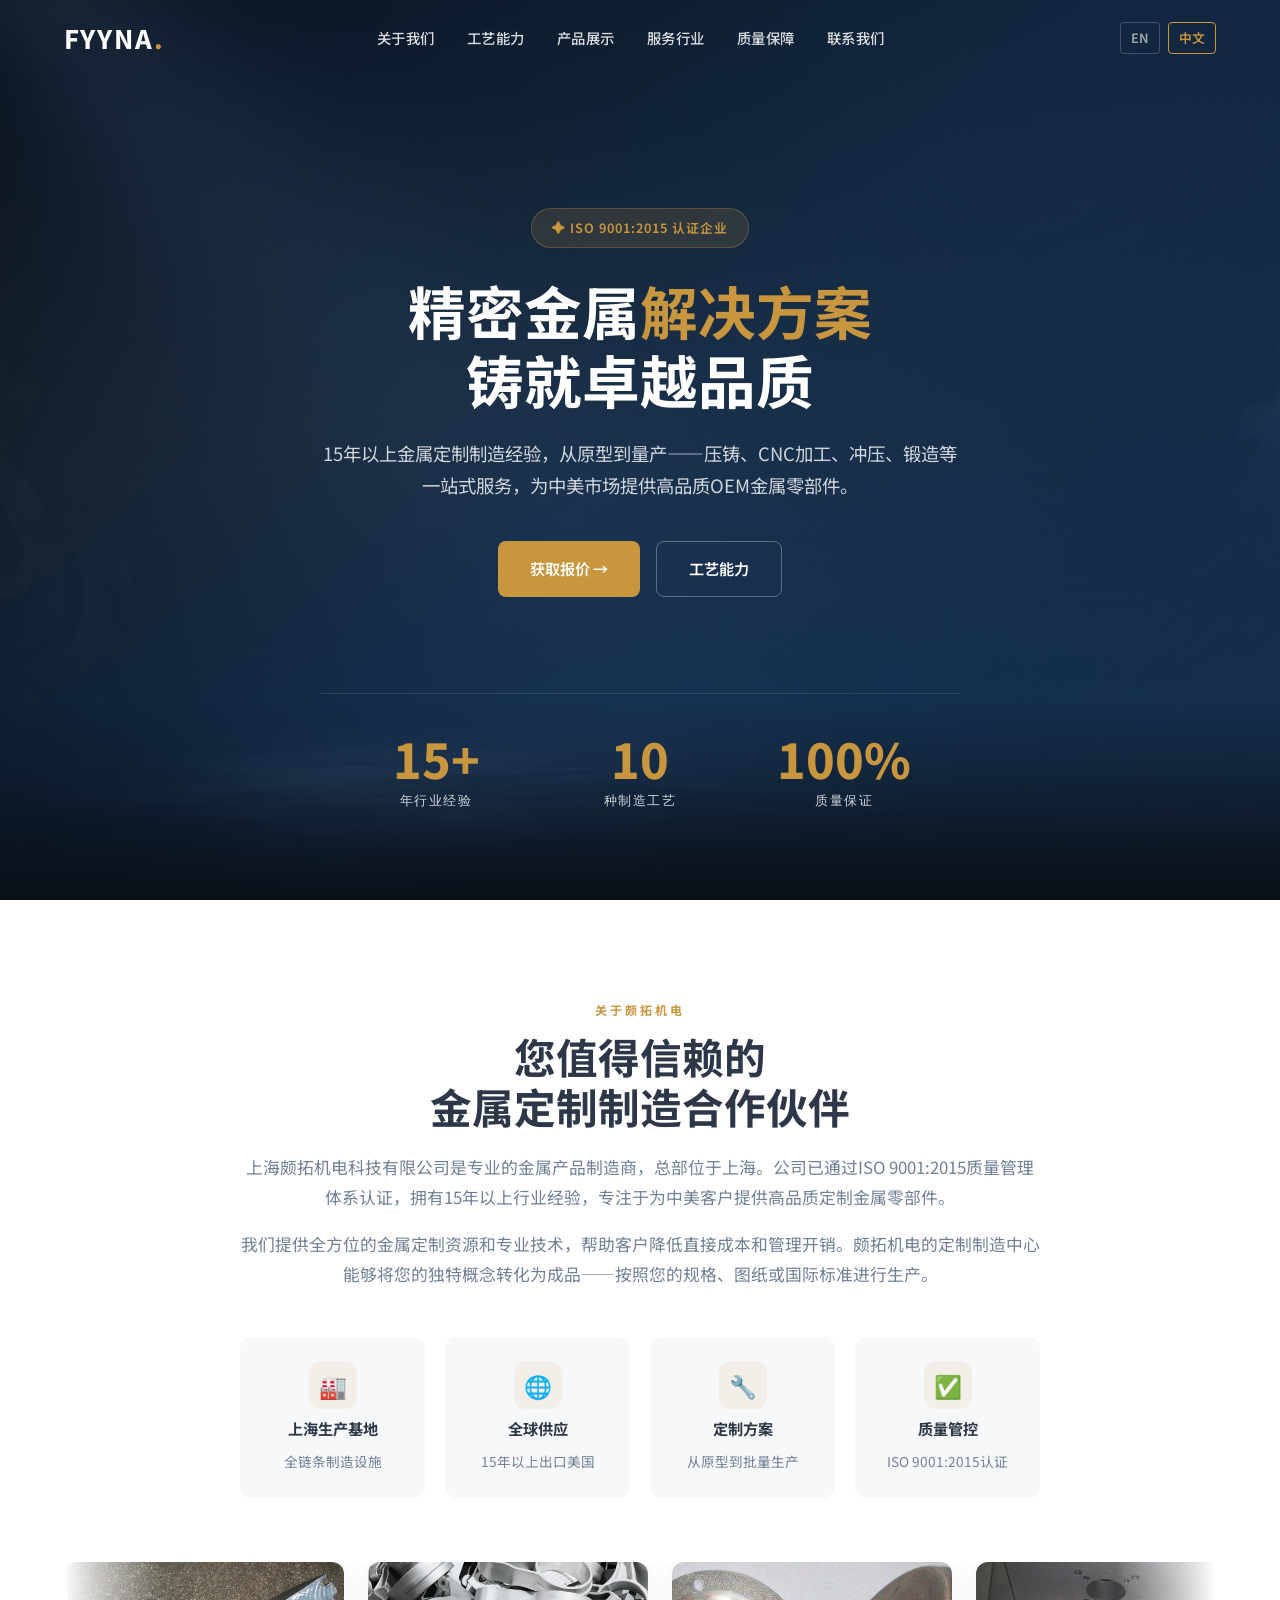
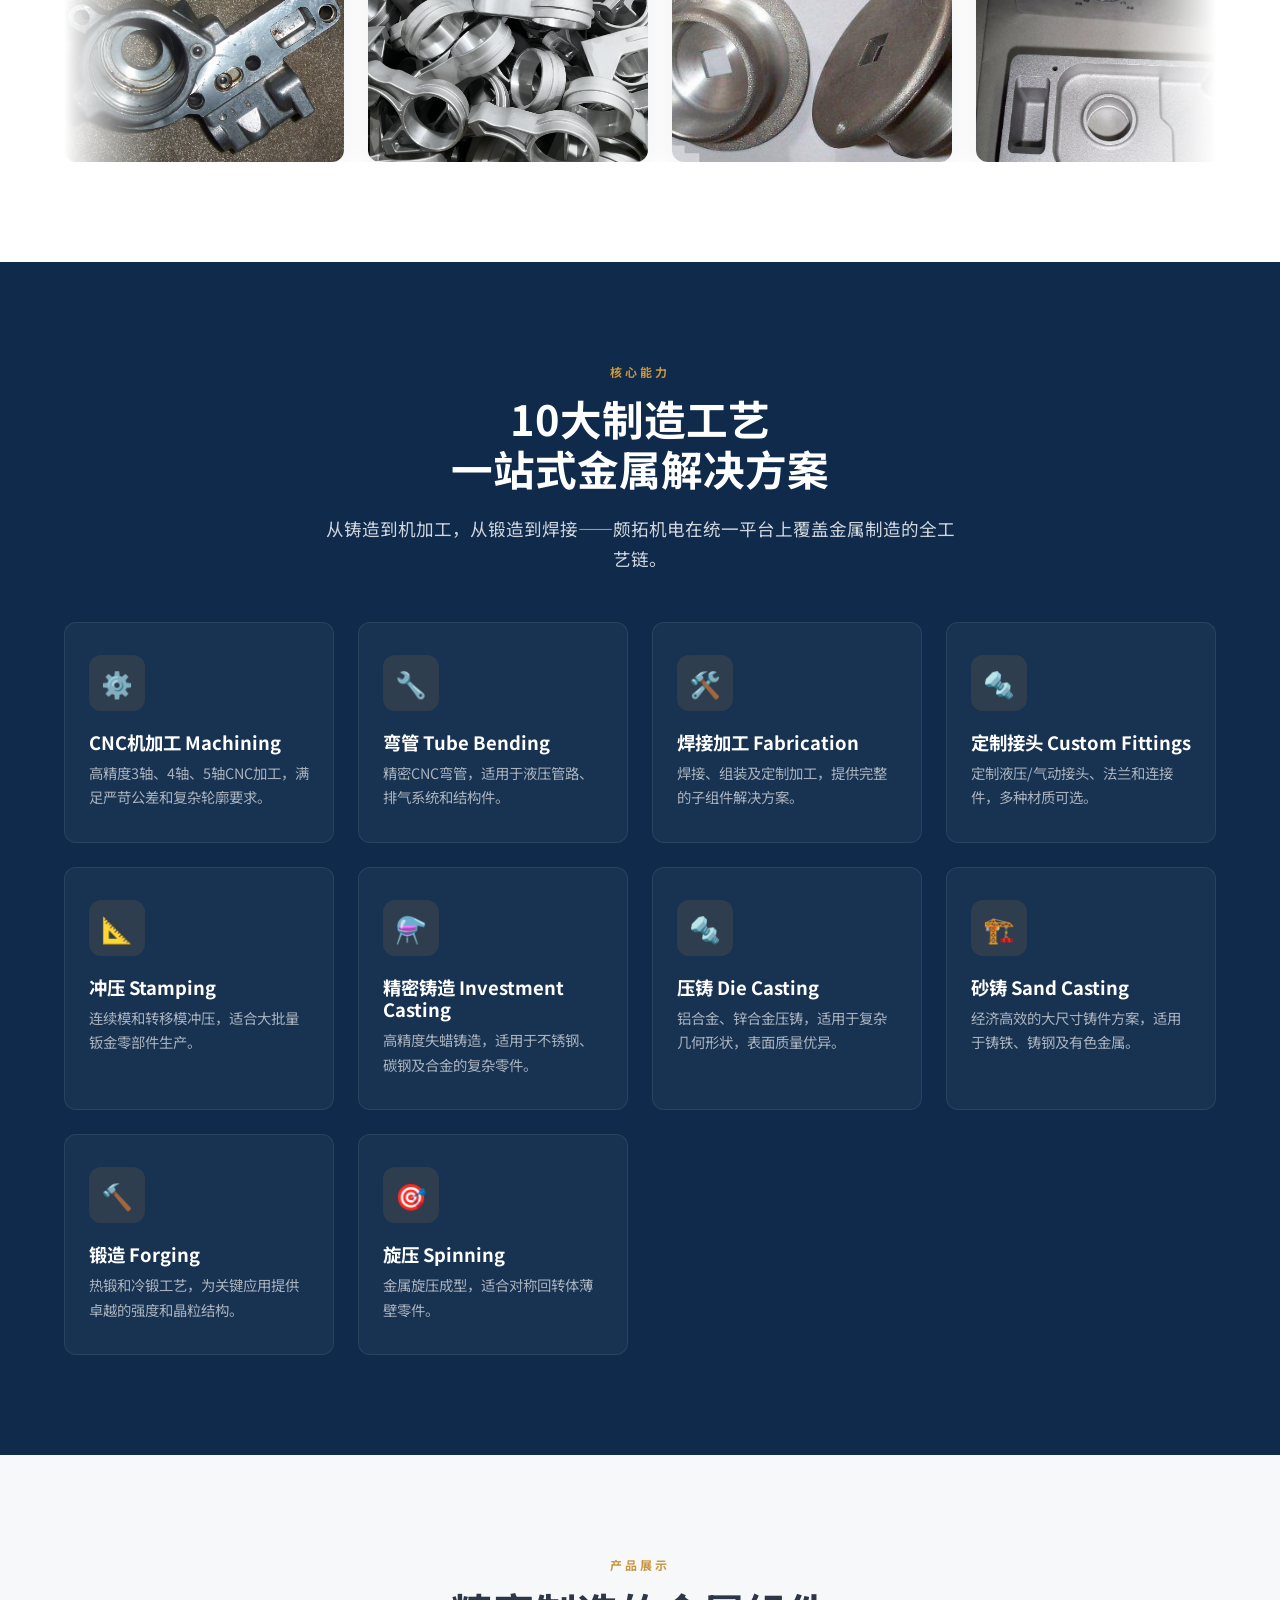
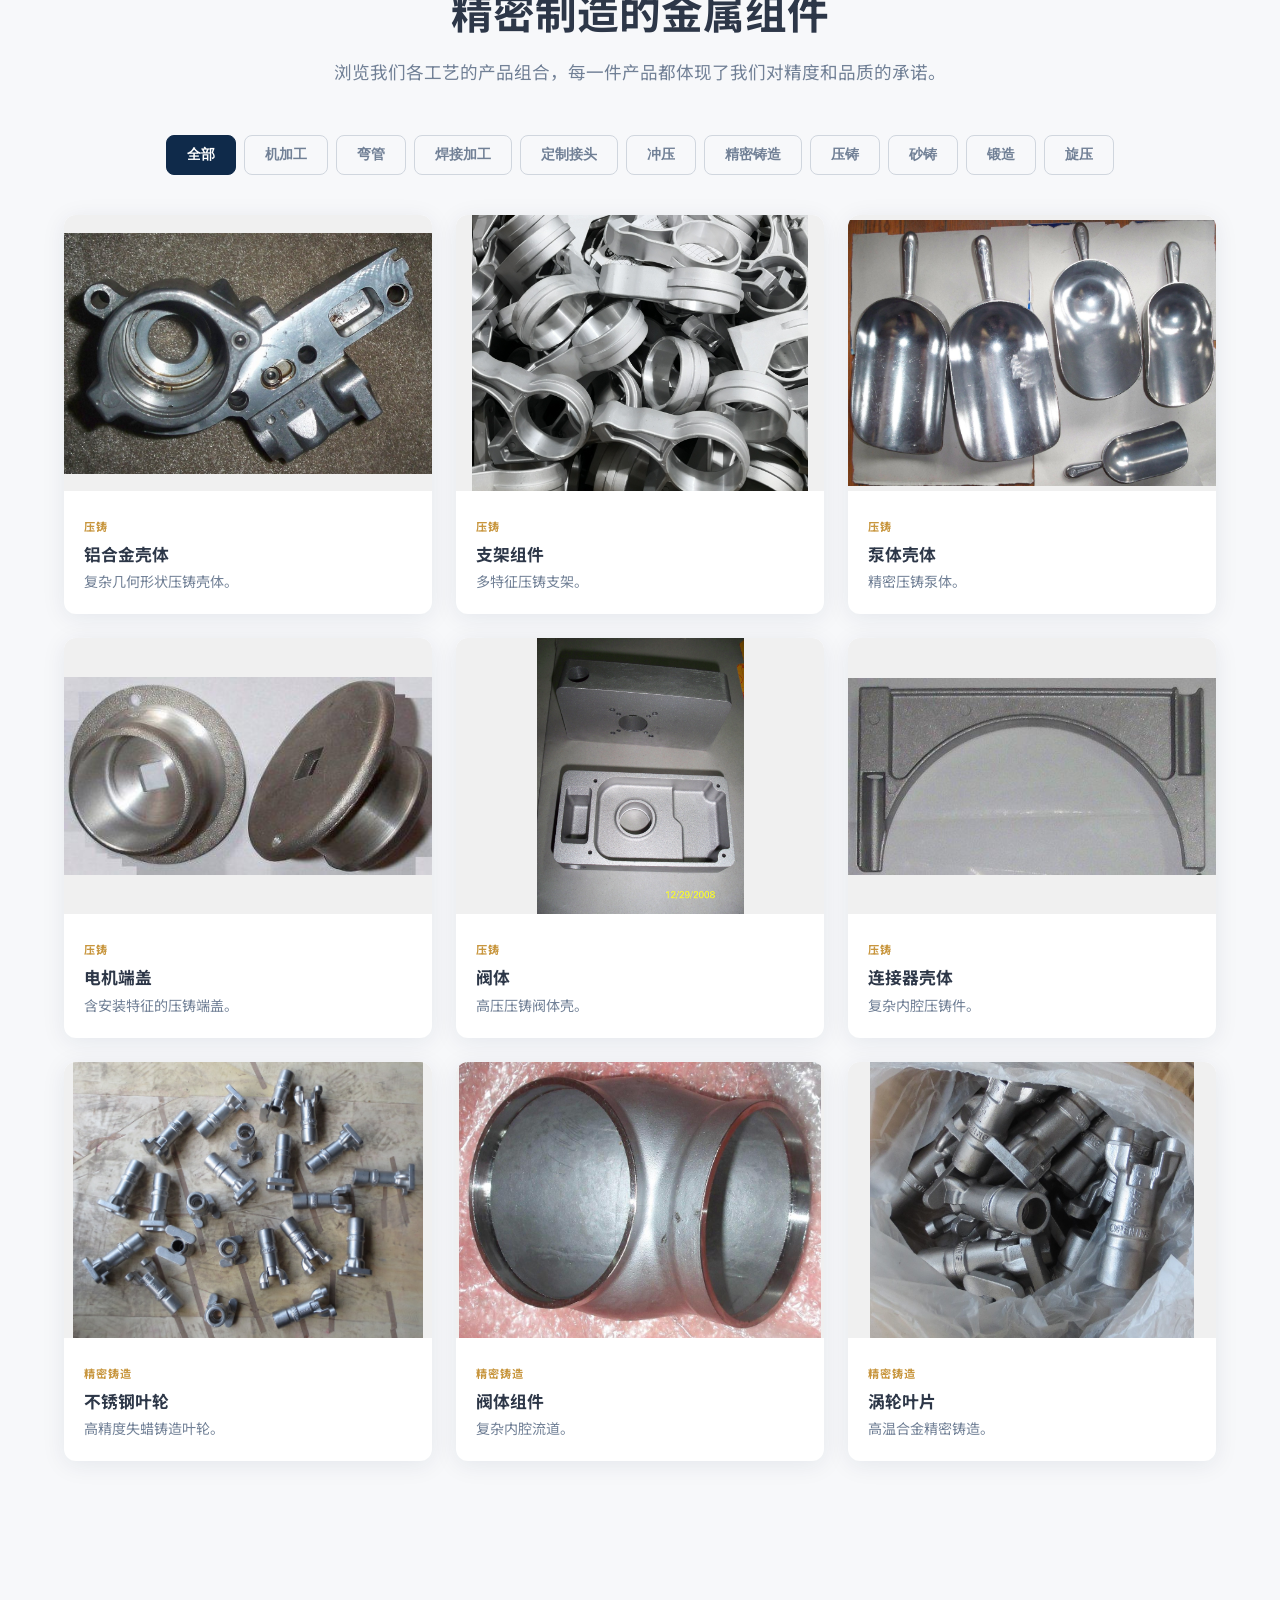
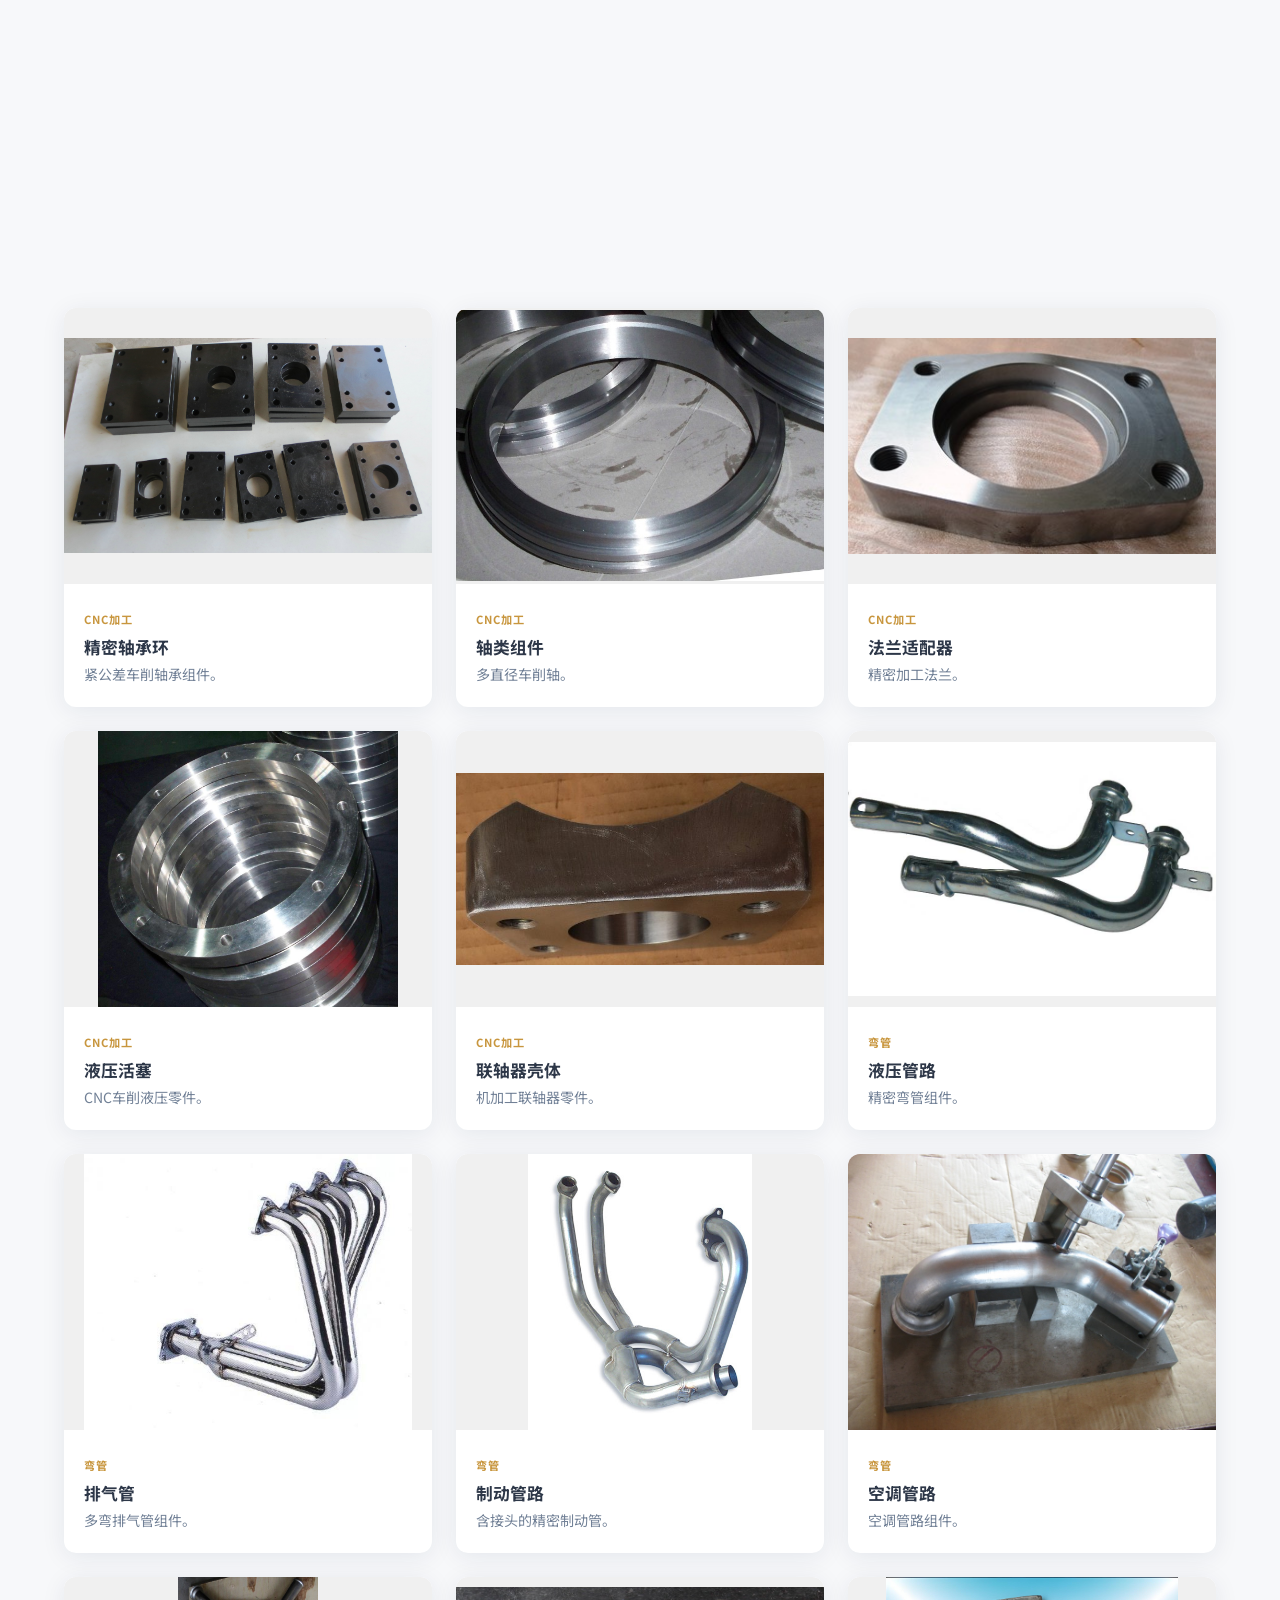
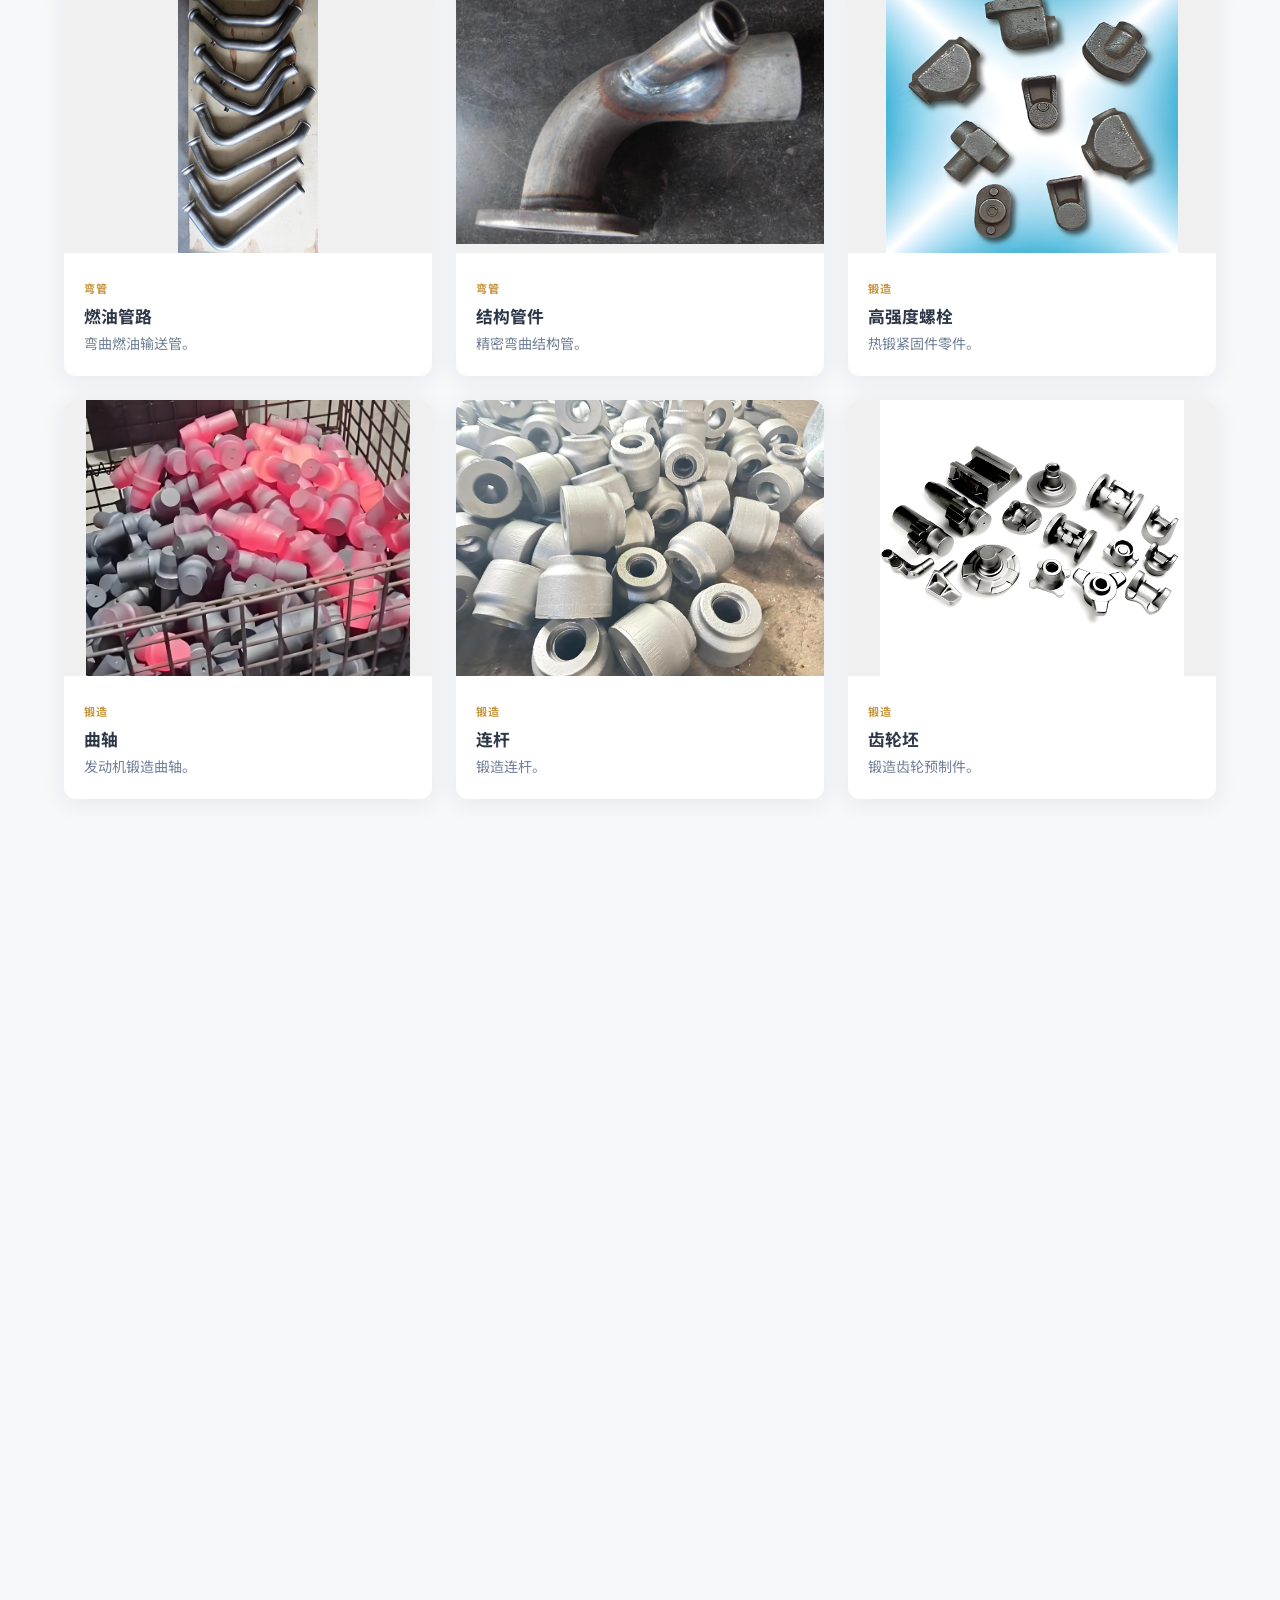
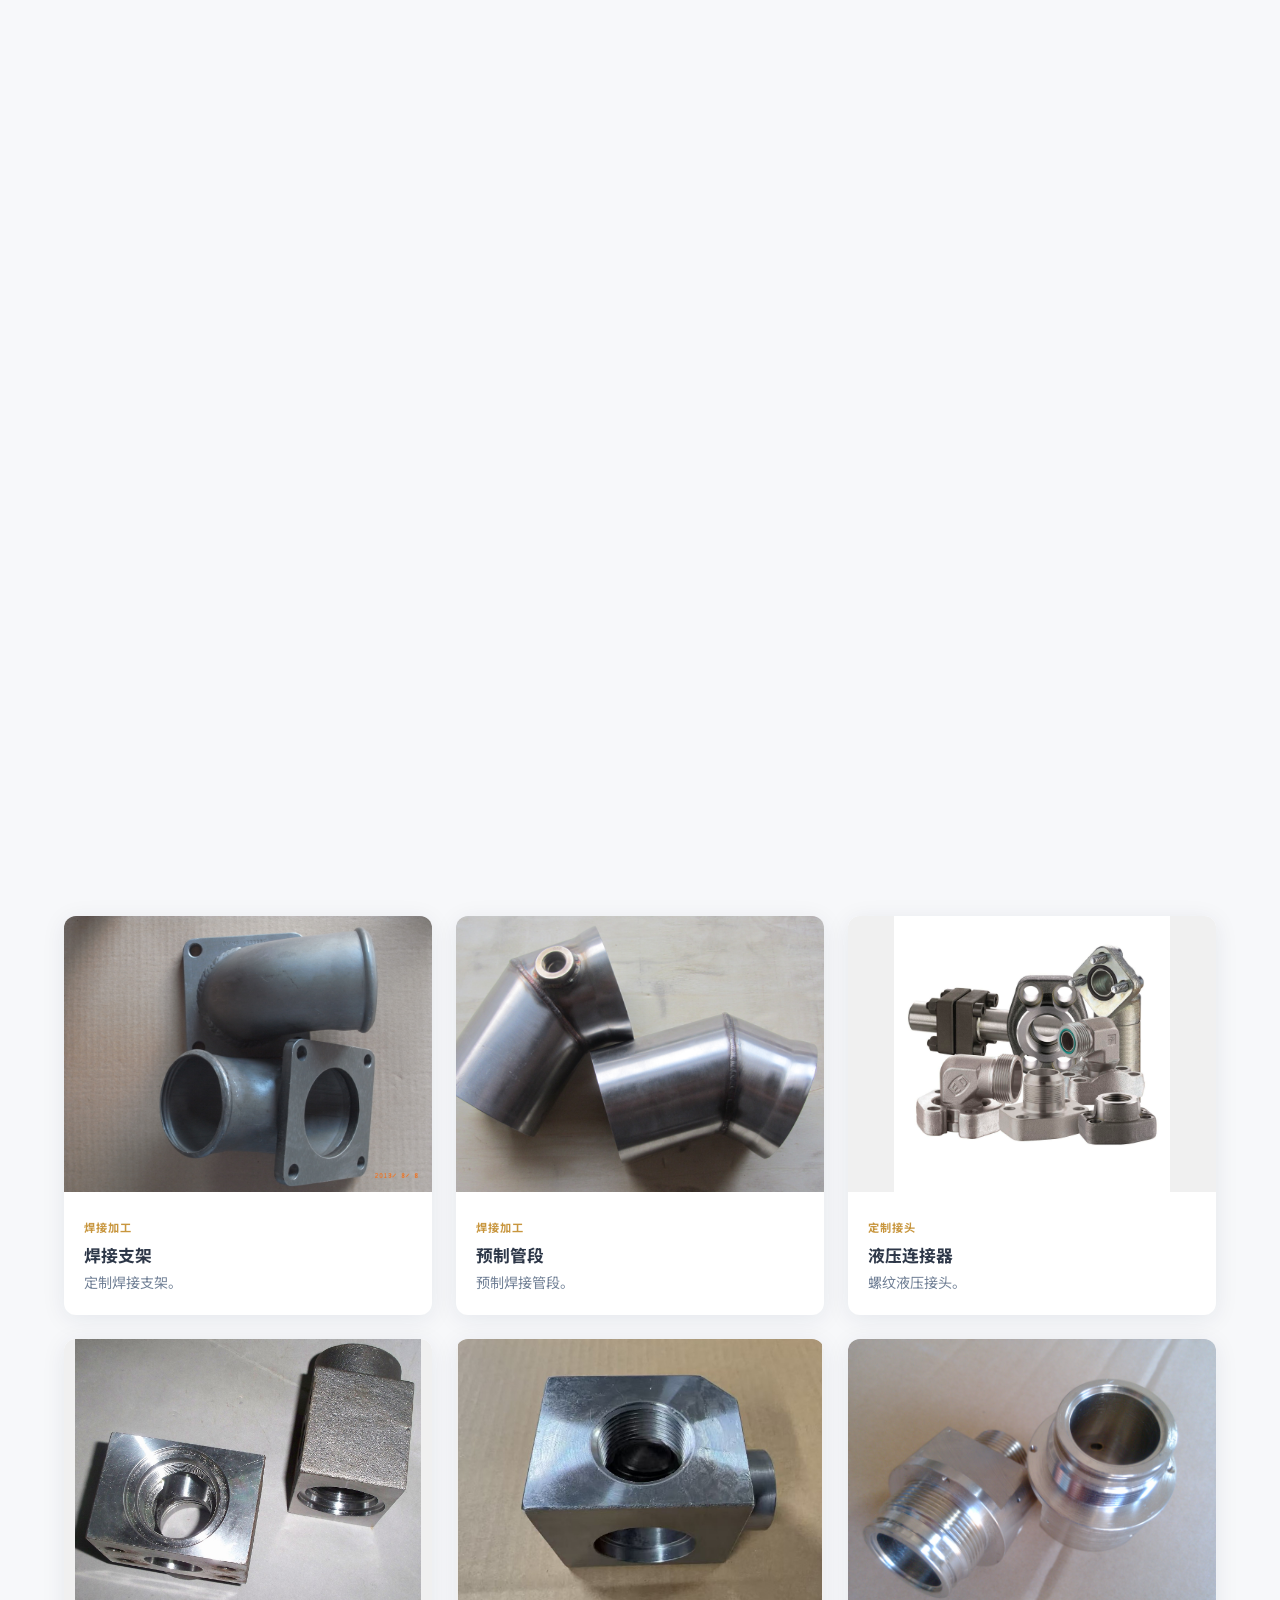
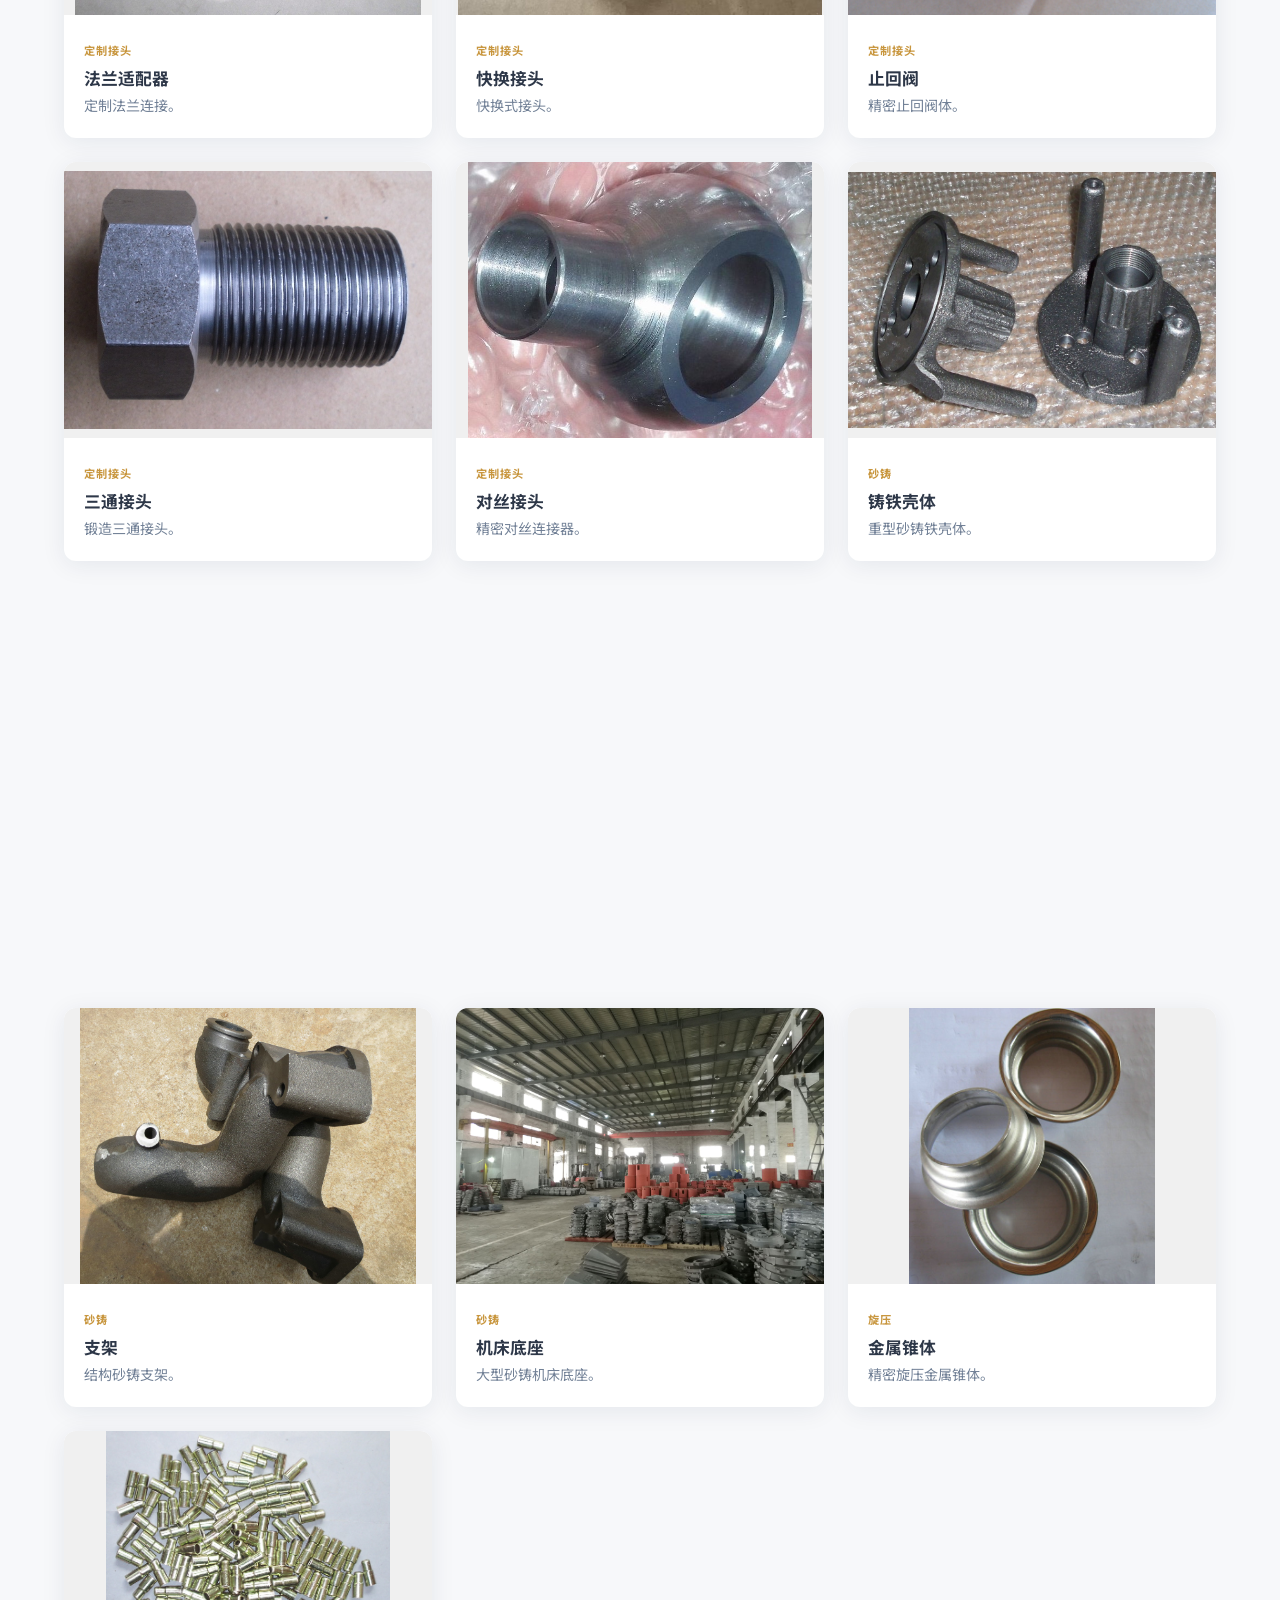
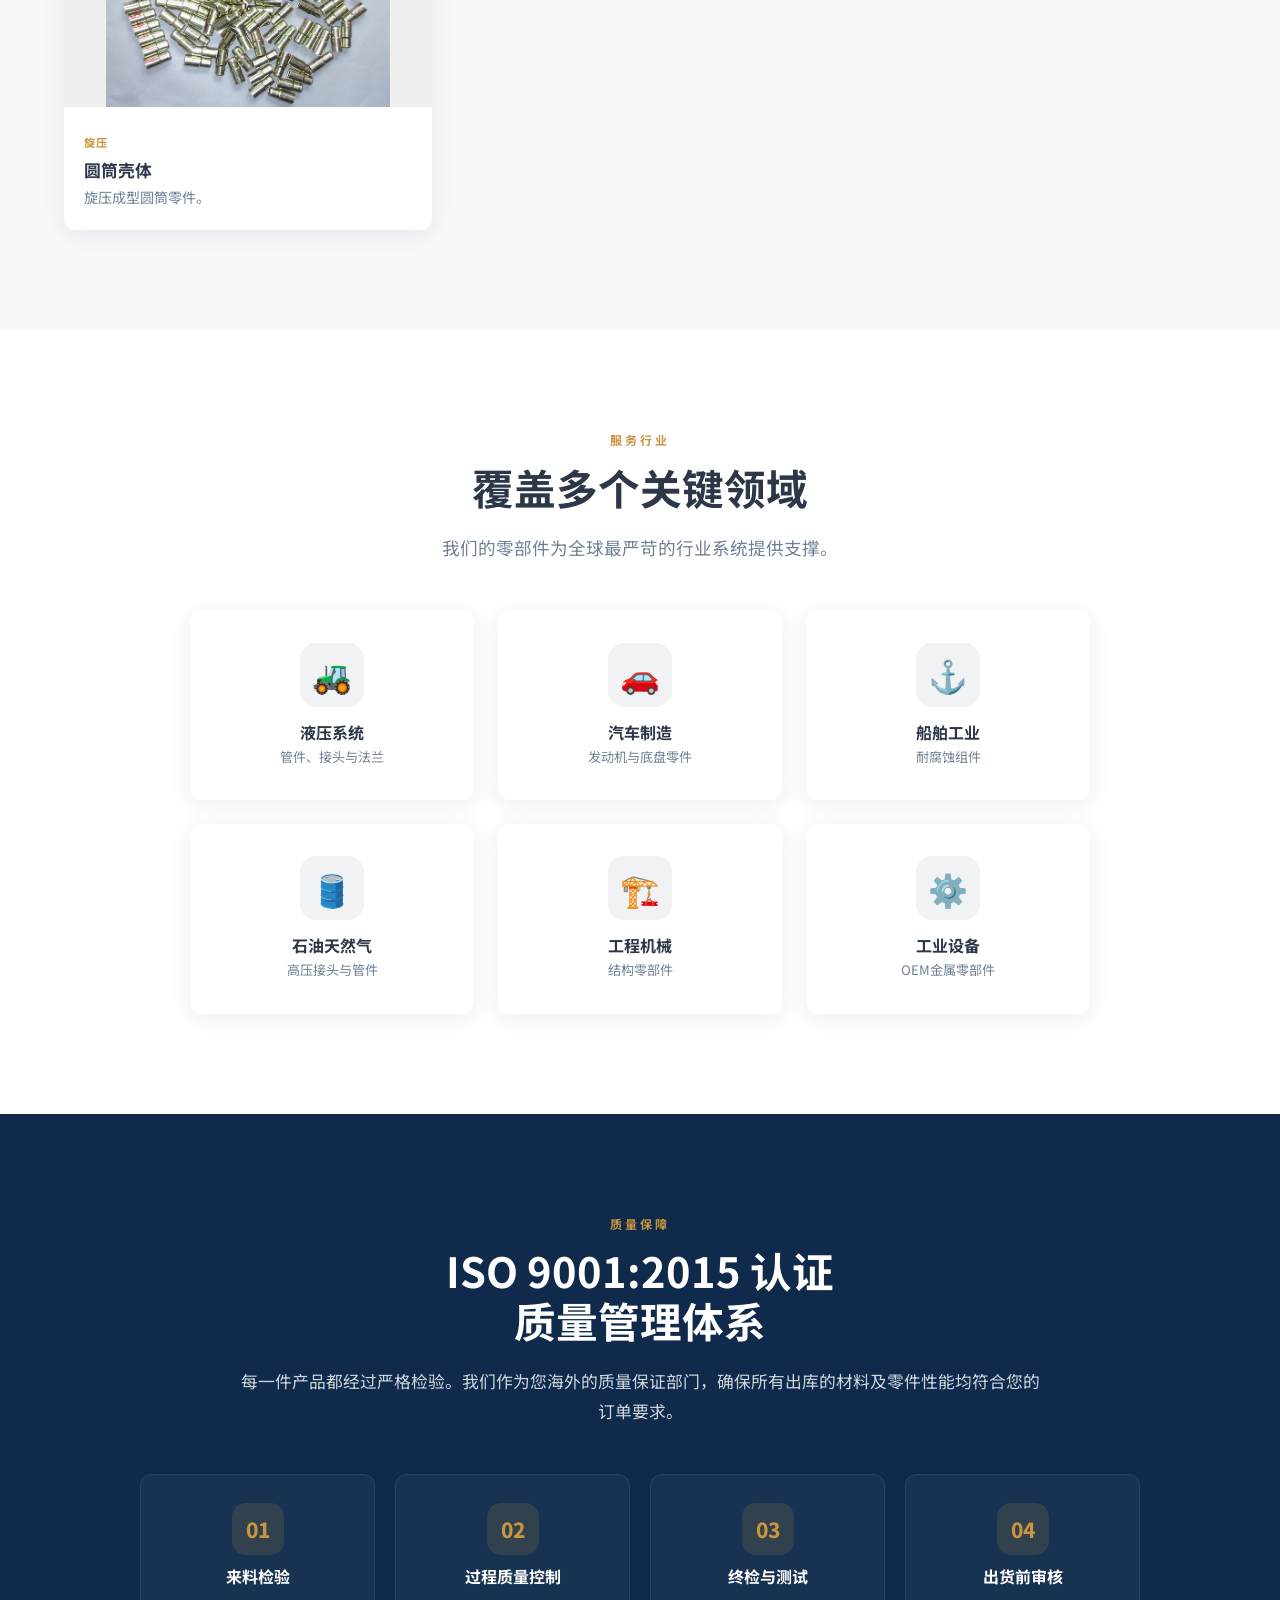
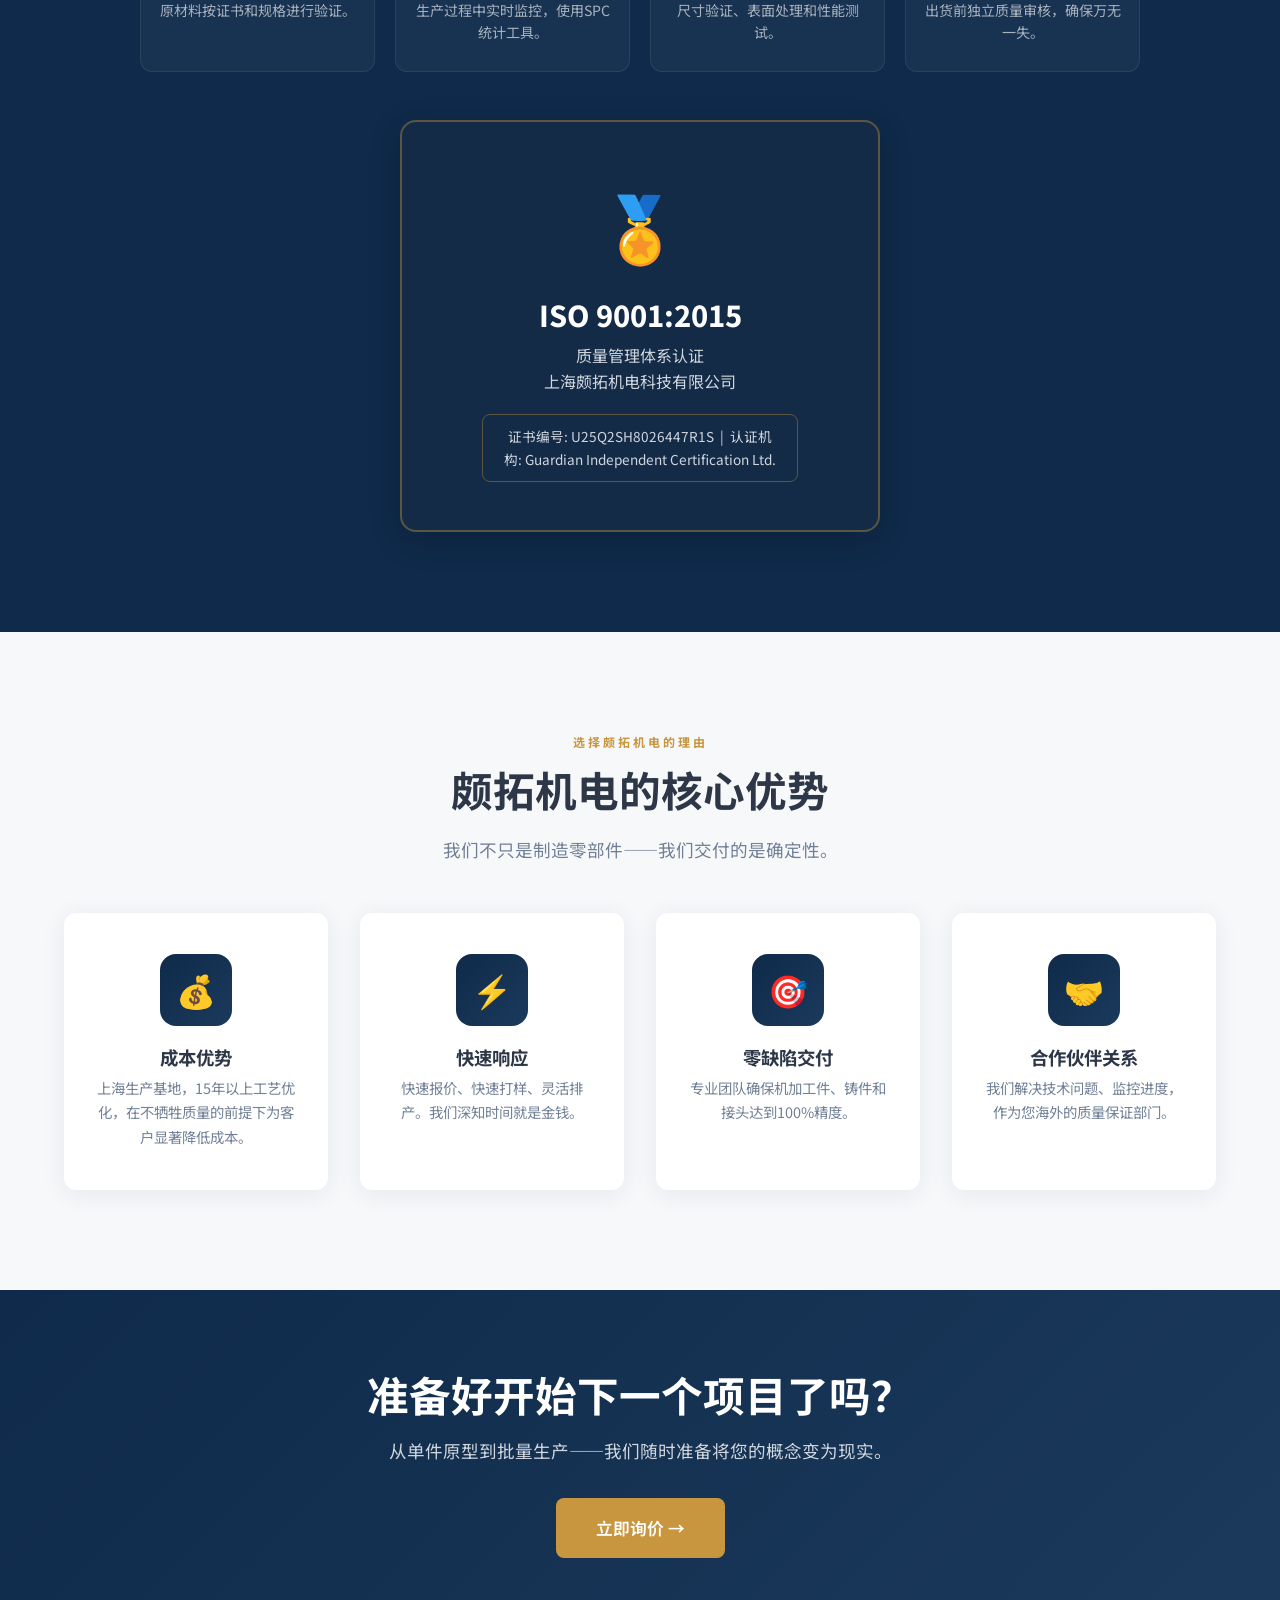
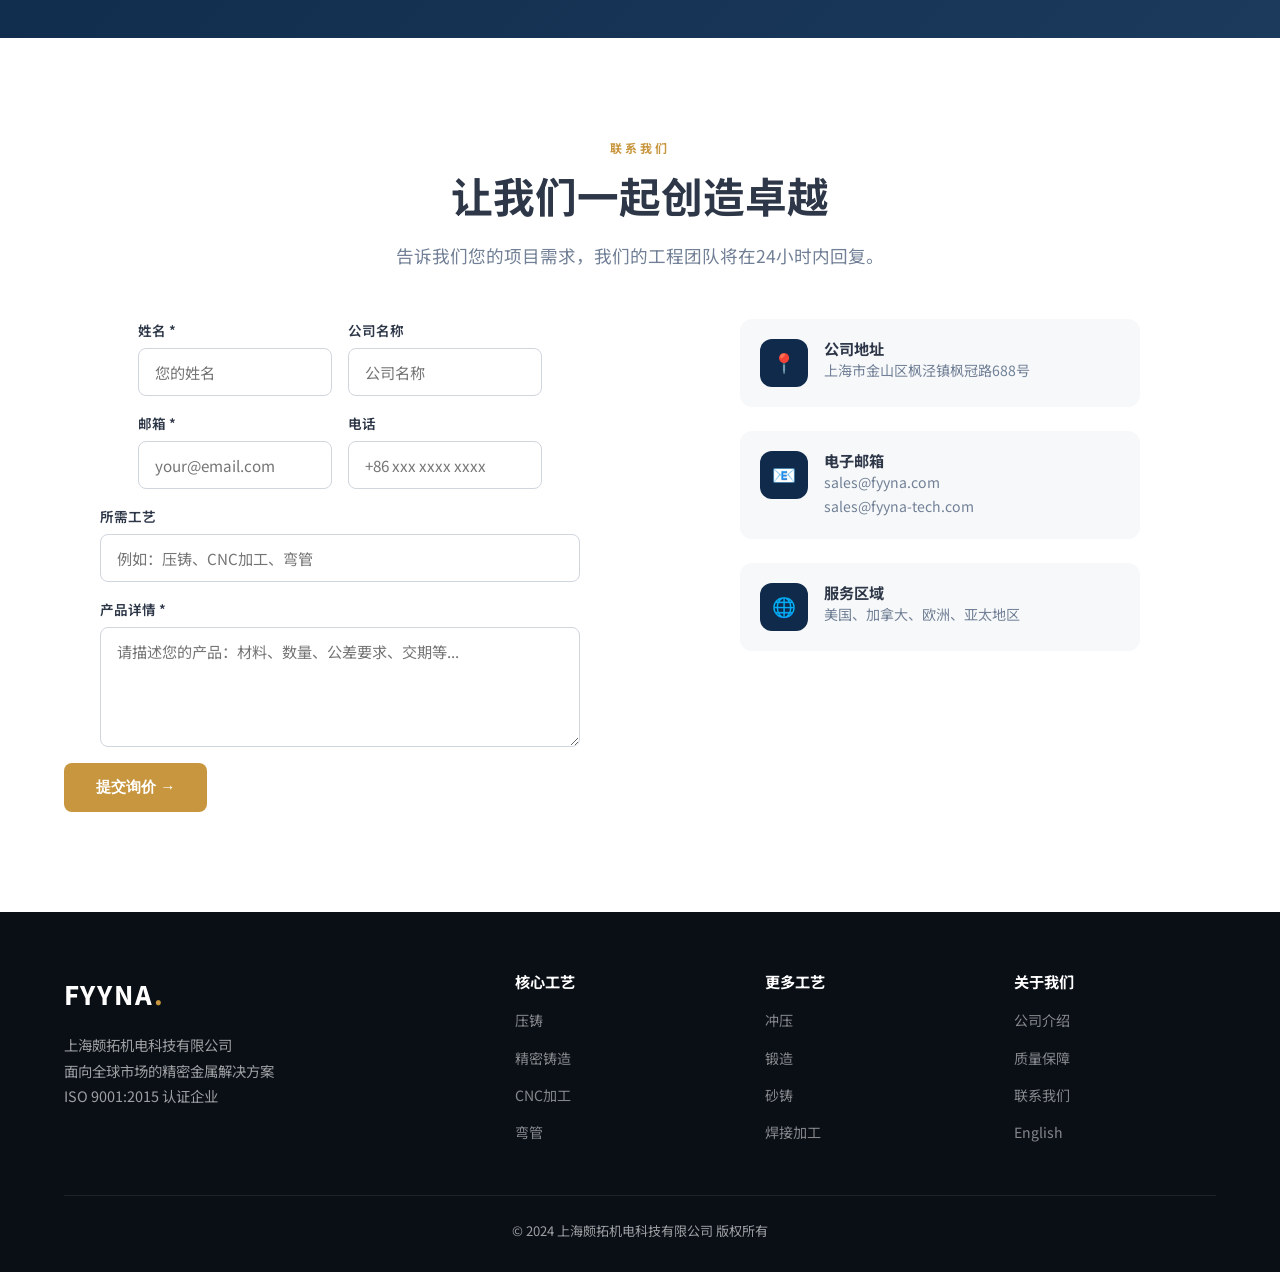
<file: zh.html>
<!DOCTYPE html>
<html lang="zh-CN">
<head>
  <meta charset="UTF-8">
  <meta name="viewport" content="width=device-width, initial-scale=1.0">
  <meta http-equiv="Cache-Control" content="no-cache, no-store, must-revalidate">
  <meta http-equiv="Pragma" content="no-cache">
  <meta http-equiv="Expires" content="0">
  <title>颇拓机电 — 精密金属解决方案 | 上海颇拓机电科技有限公司</title>
  <meta name="description" content="上海颇拓机电科技有限公司 — ISO 9001认证金属定制零部件制造商。压铸、精密铸造、CNC加工、冲压、锻造、弯管。15年以上出口经验。">
  <meta name="keywords" content="颇拓机电,金属定制,精密铸造,CNC加工,压铸,冲压,锻造,弯管,ISO 9001,OEM零部件">
  <meta name="author" content="上海颇拓机电科技有限公司">
  <link rel="canonical" href="https://www.fyyna.com/zh.html">
  <link rel="alternate" hreflang="en" href="https://www.fyyna.com/">
  <link rel="alternate" hreflang="zh-CN" href="https://www.fyyna.com/zh.html">
  <link rel="preconnect" href="https://fonts.googleapis.com">
  <link href="https://fonts.googleapis.com/css2?family=Inter:wght@400;500;600;700;800&family=Noto+Sans+SC:wght@400;500;700;900&display=swap" rel="stylesheet">
  <link rel="stylesheet" href="css/style.css">
  <!-- Open Graph -->
  <meta property="og:type" content="website">
  <meta property="og:url" content="https://www.fyyna.com/zh.html">
  <meta property="og:title" content="颇拓机电 — 精密金属解决方案">
  <meta property="og:description" content="ISO 9001认证金属定制零部件制造商。压铸、精密铸造、CNC加工、冲压、锻造、弯管。15年以上出口经验。">
  <meta property="og:image" content="https://www.fyyna.com/images/carousel/slide-1.jpg">
  <meta property="og:locale" content="zh_CN">
  <!-- Twitter Cards -->
  <meta name="twitter:card" content="summary_large_image">
  <meta name="twitter:title" content="颇拓机电 — 精密金属解决方案">
  <meta name="twitter:description" content="ISO 9001认证金属定制零部件制造商。15年以上出口经验。">
  <meta name="twitter:image" content="https://www.fyyna.com/images/carousel/slide-1.jpg">
  <!-- JSON-LD Structured Data -->
  <script type="application/ld+json">
  {
    "@context": "https://schema.org",
    "@type": "Organization",
    "name": "上海颇拓机电科技有限公司",
    "alternateName": "颇拓机电",
    "url": "https://www.fyyna.com",
    "logo": "https://www.fyyna.com/images/carousel/slide-1.jpg",
    "description": "ISO 9001认证金属定制零部件制造商，提供压铸、精密铸造、CNC加工、冲压、锻造、弯管等一站式服务。",
    "address": {
      "@type": "PostalAddress",
      "streetAddress": "上海市金山区枫泾镇枫冠路688号",
      "addressLocality": "上海",
      "addressRegion": "上海市",
      "addressCountry": "CN"
    },
    "contactPoint": {
      "@type": "ContactPoint",
      "contactType": "sales",
      "email": ["sales@fyyna.com", "sales@fyyna-tech.com"],
      "areaServed": ["US", "CA", "EU", "APAC"]
    },
    "hasOfferCatalog": {
      "@type": "OfferCatalog",
      "name": "金属制造工艺",
      "itemListElement": [
        {"@type": "Offer", "itemOffered": {"@type": "Service", "name": "CNC机加工"}},
        {"@type": "Offer", "itemOffered": {"@type": "Service", "name": "弯管"}},
        {"@type": "Offer", "itemOffered": {"@type": "Service", "name": "焊接加工"}},
        {"@type": "Offer", "itemOffered": {"@type": "Service", "name": "定制接头"}},
        {"@type": "Offer", "itemOffered": {"@type": "Service", "name": "冲压"}},
        {"@type": "Offer", "itemOffered": {"@type": "Service", "name": "精密铸造"}},
        {"@type": "Offer", "itemOffered": {"@type": "Service", "name": "压铸"}},
        {"@type": "Offer", "itemOffered": {"@type": "Service", "name": "砂铸"}},
        {"@type": "Offer", "itemOffered": {"@type": "Service", "name": "锻造"}},
        {"@type": "Offer", "itemOffered": {"@type": "Service", "name": "旋压"}}
      ]
    }
  }
  </script>
  <style>
    body { font-family: 'Noto Sans SC', 'Inter', sans-serif; }
    .hero-stat-label { font-family: 'Inter', sans-serif; }
  </style>
</head>
<body>

<!-- ===== 导航 ===== -->
<nav class="nav" id="nav">
  <div class="container">
    <a href="#" class="nav-logo">FYYNA<span>.</span></a>
    <ul class="nav-links">
      <li><a href="#about">关于我们</a></li>
      <li><a href="#capabilities">工艺能力</a></li>
      <li><a href="#products">产品展示</a></li>
      <li><a href="#industries">服务行业</a></li>
      <li><a href="#quality">质量保障</a></li>
      <li><a href="#contact">联系我们</a></li>
    </ul>
    <div class="nav-lang">
      <a href="index.html">EN</a>
      <a href="zh.html" class="active">中文</a>
    </div>
    <div class="nav-toggle" onclick="document.querySelector('.nav-links').classList.toggle('show')">
      <span></span><span></span><span></span>
    </div>
  </div>
</nav>

<!-- ===== 主视觉 ===== -->
<section class="hero" id="hero">
  <div class="container">
    <div class="hero-content fade-up">
      <div class="hero-badge">✦ ISO 9001:2015 认证企业</div>
      <h1>精密金属<span>解决方案</span><br>铸就卓越品质</h1>
      <p>15年以上金属定制制造经验，从原型到量产——压铸、CNC加工、冲压、锻造等一站式服务，为中美市场提供高品质OEM金属零部件。</p>
      <div class="hero-btns">
        <a href="#contact" class="btn btn-primary">获取报价 →</a>
        <a href="#capabilities" class="btn btn-outline">工艺能力</a>
      </div>
    </div>
    <div class="hero-stats fade-up">
      <div class="hero-stat">
        <div class="hero-stat-num">15+</div>
        <div class="hero-stat-label">年行业经验</div>
      </div>
      <div class="hero-stat">
        <div class="hero-stat-num">10</div>
        <div class="hero-stat-label">种制造工艺</div>
      </div>
      <div class="hero-stat">
        <div class="hero-stat-num">100%</div>
        <div class="hero-stat-label">质量保证</div>
      </div>
    </div>
  </div>
</section>

<!-- ===== 关于我们 ===== -->
<section class="section" id="about">
  <div class="container">
    <div class="about-center fade-up">
      <div class="section-label">关于颇拓机电</div>
      <h2>您值得信赖的<br>金属定制制造合作伙伴</h2>
      <p>上海颇拓机电科技有限公司是专业的金属产品制造商，总部位于上海。公司已通过ISO 9001:2015质量管理体系认证，拥有15年以上行业经验，专注于为中美客户提供高品质定制金属零部件。</p>
      <p>我们提供全方位的金属定制资源和专业技术，帮助客户降低直接成本和管理开销。颇拓机电的定制制造中心能够将您的独特概念转化为成品——按照您的规格、图纸或国际标准进行生产。</p>
      <div class="about-features">
        <div class="about-feature">
          <div class="about-feature-icon">🏭</div>
          <h4>上海生产基地</h4>
          <p>全链条制造设施</p>
        </div>
        <div class="about-feature">
          <div class="about-feature-icon">🌐</div>
          <h4>全球供应</h4>
          <p>15年以上出口美国</p>
        </div>
        <div class="about-feature">
          <div class="about-feature-icon">🔧</div>
          <h4>定制方案</h4>
          <p>从原型到批量生产</p>
        </div>
        <div class="about-feature">
          <div class="about-feature-icon">✅</div>
          <h4>质量管控</h4>
          <p>ISO 9001:2015认证</p>
        </div>
      </div>
    </div>
    <div class="carousel-wrapper fade-up">
      <div class="carousel-track">
        <img class="carousel-img" src="images/carousel/slide-1.jpg" alt="压铸">
        <img class="carousel-img" src="images/carousel/slide-2.jpg" alt="压铸">
        <img class="carousel-img" src="images/carousel/slide-3.jpg" alt="压铸">
        <img class="carousel-img" src="images/carousel/slide-4.jpg" alt="压铸">
        <img class="carousel-img" src="images/carousel/slide-5.jpg" alt="CNC加工">
        <img class="carousel-img" src="images/carousel/slide-6.jpg" alt="CNC加工">
        <img class="carousel-img" src="images/carousel/slide-7.jpg" alt="CNC加工">
        <img class="carousel-img" src="images/carousel/slide-8.jpg" alt="CNC加工">
        <img class="carousel-img" src="images/carousel/slide-9.jpg" alt="弯管">
        <img class="carousel-img" src="images/carousel/slide-10.jpg" alt="弯管">
        <img class="carousel-img" src="images/carousel/slide-11.jpg" alt="弯管">
        <img class="carousel-img" src="images/carousel/slide-12.jpg" alt="弯管">
        <img class="carousel-img" src="images/carousel/slide-13.jpg" alt="精密铸造">
        <img class="carousel-img" src="images/carousel/slide-14.jpg" alt="精密铸造">
        <img class="carousel-img" src="images/carousel/slide-15.jpg" alt="精密铸造">
        <img class="carousel-img" src="images/carousel/slide-16.jpg" alt="精密铸造">
        <!-- 无缝循环复制 -->
        <img class="carousel-img" src="images/carousel/slide-1.jpg" alt="压铸">
        <img class="carousel-img" src="images/carousel/slide-2.jpg" alt="压铸">
        <img class="carousel-img" src="images/carousel/slide-3.jpg" alt="压铸">
        <img class="carousel-img" src="images/carousel/slide-4.jpg" alt="压铸">
        <img class="carousel-img" src="images/carousel/slide-5.jpg" alt="CNC加工">
        <img class="carousel-img" src="images/carousel/slide-6.jpg" alt="CNC加工">
        <img class="carousel-img" src="images/carousel/slide-7.jpg" alt="CNC加工">
        <img class="carousel-img" src="images/carousel/slide-8.jpg" alt="CNC加工">
        <img class="carousel-img" src="images/carousel/slide-9.jpg" alt="弯管">
        <img class="carousel-img" src="images/carousel/slide-10.jpg" alt="弯管">
        <img class="carousel-img" src="images/carousel/slide-11.jpg" alt="弯管">
        <img class="carousel-img" src="images/carousel/slide-12.jpg" alt="弯管">
        <img class="carousel-img" src="images/carousel/slide-13.jpg" alt="精密铸造">
        <img class="carousel-img" src="images/carousel/slide-14.jpg" alt="精密铸造">
        <img class="carousel-img" src="images/carousel/slide-15.jpg" alt="精密铸造">
        <img class="carousel-img" src="images/carousel/slide-16.jpg" alt="精密铸造">
      </div>
    </div>
  </div>
</section>

<!-- ===== 工艺能力 ===== -->
<section class="section section-dark" id="capabilities">
  <div class="container">
    <div class="section-label">核心能力</div>
    <h2 class="section-title" style="color:#fff">10大制造工艺<br>一站式金属解决方案</h2>
    <p class="section-desc">从铸造到机加工，从锻造到焊接——颇拓机电在统一平台上覆盖金属制造的全工艺链。</p>
    <div class="capabilities-grid">
      <div class="cap-card fade-up" data-filter="machining" style="cursor:pointer">
        <div class="cap-icon">⚙️</div>
        <h3>CNC机加工 Machining</h3>
        <p>高精度3轴、4轴、5轴CNC加工，满足严苛公差和复杂轮廓要求。</p>
      </div>
      <div class="cap-card fade-up" data-filter="tube-bending" style="cursor:pointer">
        <div class="cap-icon">🔧</div>
        <h3>弯管 Tube Bending</h3>
        <p>精密CNC弯管，适用于液压管路、排气系统和结构件。</p>
      </div>
      <div class="cap-card fade-up" data-filter="fabrication" style="cursor:pointer">
        <div class="cap-icon">🛠️</div>
        <h3>焊接加工 Fabrication</h3>
        <p>焊接、组装及定制加工，提供完整的子组件解决方案。</p>
      </div>
      <div class="cap-card fade-up" data-filter="custom-fitting" style="cursor:pointer">
        <div class="cap-icon">🔩</div>
        <h3>定制接头 Custom Fittings</h3>
        <p>定制液压/气动接头、法兰和连接件，多种材质可选。</p>
      </div>
      <div class="cap-card fade-up" data-filter="stamping" style="cursor:pointer">
        <div class="cap-icon">📐</div>
        <h3>冲压 Stamping</h3>
        <p>连续模和转移模冲压，适合大批量钣金零部件生产。</p>
      </div>
      <div class="cap-card fade-up" data-filter="investment-casting" style="cursor:pointer">
        <div class="cap-icon">⚗️</div>
        <h3>精密铸造 Investment Casting</h3>
        <p>高精度失蜡铸造，适用于不锈钢、碳钢及合金的复杂零件。</p>
      </div>
      <div class="cap-card fade-up" data-filter="die-casting" style="cursor:pointer">
        <div class="cap-icon">🔩</div>
        <h3>压铸 Die Casting</h3>
        <p>铝合金、锌合金压铸，适用于复杂几何形状，表面质量优异。</p>
      </div>
      <div class="cap-card fade-up" data-filter="sand-casting" style="cursor:pointer">
        <div class="cap-icon">🏗️</div>
        <h3>砂铸 Sand Casting</h3>
        <p>经济高效的大尺寸铸件方案，适用于铸铁、铸钢及有色金属。</p>
      </div>
      <div class="cap-card fade-up" data-filter="forging" style="cursor:pointer">
        <div class="cap-icon">🔨</div>
        <h3>锻造 Forging</h3>
        <p>热锻和冷锻工艺，为关键应用提供卓越的强度和晶粒结构。</p>
      </div>
      <div class="cap-card fade-up" data-filter="spinning" style="cursor:pointer">
        <div class="cap-icon">🎯</div>
        <h3>旋压 Spinning</h3>
        <p>金属旋压成型，适合对称回转体薄壁零件。</p>
      </div>
    </div>
  </div>
</section>

<!-- ===== 产品展示 ===== -->
<section class="section section-alt" id="products">
  <div class="container">
    <div class="section-label">产品展示</div>
    <h2 class="section-title">精密制造的金属组件</h2>
    <p class="section-desc">浏览我们各工艺的产品组合，每一件产品都体现了我们对精度和品质的承诺。</p>
    <div class="products-tabs">
      <button class="products-tab active" data-filter="all">全部</button>
      <button class="products-tab" data-filter="machining">机加工</button>
      <button class="products-tab" data-filter="tube-bending">弯管</button>
      <button class="products-tab" data-filter="fabrication">焊接加工</button>
      <button class="products-tab" data-filter="custom-fitting">定制接头</button>
      <button class="products-tab" data-filter="stamping">冲压</button>
      <button class="products-tab" data-filter="investment-casting">精密铸造</button>
      <button class="products-tab" data-filter="die-casting">压铸</button>
      <button class="products-tab" data-filter="sand-casting">砂铸</button>
      <button class="products-tab" data-filter="forging">锻造</button>
      <button class="products-tab" data-filter="spinning">旋压</button>
    </div>
    <div class="products-grid" id="productsGrid">
      <!-- 压铸 (6) -->
      <div class="product-card fade-up" data-category="die-casting"><div style="overflow:hidden"><img class="product-card-img" src="images/products/die-casting/die-casting-1.jpg" alt="压铸件"></div><div class="product-card-body"><div class="product-card-tag">压铸</div><h3>铝合金壳体</h3><p>复杂几何形状压铸壳体。</p></div></div>
      <div class="product-card fade-up" data-category="die-casting"><div style="overflow:hidden"><img class="product-card-img" src="images/products/die-casting/die-casting-2.jpg" alt="压铸件"></div><div class="product-card-body"><div class="product-card-tag">压铸</div><h3>支架组件</h3><p>多特征压铸支架。</p></div></div>
      <div class="product-card fade-up" data-category="die-casting"><div style="overflow:hidden"><img class="product-card-img" src="images/products/die-casting/die-casting-3.jpg" alt="压铸件"></div><div class="product-card-body"><div class="product-card-tag">压铸</div><h3>泵体壳体</h3><p>精密压铸泵体。</p></div></div>
      <div class="product-card fade-up" data-category="die-casting"><div style="overflow:hidden"><img class="product-card-img" src="images/products/die-casting/die-casting-4.jpg" alt="压铸件"></div><div class="product-card-body"><div class="product-card-tag">压铸</div><h3>电机端盖</h3><p>含安装特征的压铸端盖。</p></div></div>
      <div class="product-card fade-up" data-category="die-casting"><div style="overflow:hidden"><img class="product-card-img" src="images/products/die-casting/die-casting-5.jpg" alt="压铸件"></div><div class="product-card-body"><div class="product-card-tag">压铸</div><h3>阀体</h3><p>高压压铸阀体壳。</p></div></div>
      <div class="product-card fade-up" data-category="die-casting"><div style="overflow:hidden"><img class="product-card-img" src="images/products/die-casting/die-casting-6.jpg" alt="压铸件"></div><div class="product-card-body"><div class="product-card-tag">压铸</div><h3>连接器壳体</h3><p>复杂内腔压铸件。</p></div></div>
      <!-- 精密铸造 (6) -->
      <div class="product-card fade-up" data-category="investment-casting"><div style="overflow:hidden"><img class="product-card-img" src="images/products/investment-casting/investment-casting-1.jpg" alt="精密铸造件"></div><div class="product-card-body"><div class="product-card-tag">精密铸造</div><h3>不锈钢叶轮</h3><p>高精度失蜡铸造叶轮。</p></div></div>
      <div class="product-card fade-up" data-category="investment-casting"><div style="overflow:hidden"><img class="product-card-img" src="images/products/investment-casting/investment-casting-2.jpg" alt="精密铸造件"></div><div class="product-card-body"><div class="product-card-tag">精密铸造</div><h3>阀体组件</h3><p>复杂内腔流道。</p></div></div>
      <div class="product-card fade-up" data-category="investment-casting"><div style="overflow:hidden"><img class="product-card-img" src="images/products/investment-casting/investment-casting-3.jpg" alt="精密铸造件"></div><div class="product-card-body"><div class="product-card-tag">精密铸造</div><h3>涡轮叶片</h3><p>高温合金精密铸造。</p></div></div>
      <div class="product-card fade-up" data-category="investment-casting"><div style="overflow:hidden"><img class="product-card-img" src="images/products/investment-casting/investment-casting-4.jpg" alt="精密铸造件"></div><div class="product-card-body"><div class="product-card-tag">精密铸造</div><h3>船用接头</h3><p>耐腐蚀不锈钢铸件。</p></div></div>
      <div class="product-card fade-up" data-category="investment-casting"><div style="overflow:hidden"><img class="product-card-img" src="images/products/investment-casting/investment-casting-5.jpg" alt="精密铸造件"></div><div class="product-card-body"><div class="product-card-tag">精密铸造</div><h3>连接器壳体</h3><p>精密铸造外壳零件。</p></div></div>
      <div class="product-card fade-up" data-category="investment-casting"><div style="overflow:hidden"><img class="product-card-img" src="images/products/investment-casting/investment-casting-6.jpg" alt="精密铸造件"></div><div class="product-card-body"><div class="product-card-tag">精密铸造</div><h3>支架组件</h3><p>结构精密铸造支架。</p></div></div>
      <!-- CNC加工 (6) -->
      <div class="product-card fade-up" data-category="machining"><div style="overflow:hidden"><img class="product-card-img" src="images/products/machining/machining-1.jpg" alt="CNC加工件"></div><div class="product-card-body"><div class="product-card-tag">CNC加工</div><h3>精密轴承环</h3><p>紧公差车削轴承组件。</p></div></div>
      <div class="product-card fade-up" data-category="machining"><div style="overflow:hidden"><img class="product-card-img" src="images/products/machining/machining-2.jpg" alt="CNC加工件"></div><div class="product-card-body"><div class="product-card-tag">CNC加工</div><h3>轴类组件</h3><p>多直径车削轴。</p></div></div>
      <div class="product-card fade-up" data-category="machining"><div style="overflow:hidden"><img class="product-card-img" src="images/products/machining/machining-3.jpg" alt="CNC加工件"></div><div class="product-card-body"><div class="product-card-tag">CNC加工</div><h3>法兰适配器</h3><p>精密加工法兰。</p></div></div>
      <div class="product-card fade-up" data-category="machining"><div style="overflow:hidden"><img class="product-card-img" src="images/products/machining/machining-4.jpg" alt="CNC加工件"></div><div class="product-card-body"><div class="product-card-tag">CNC加工</div><h3>液压活塞</h3><p>CNC车削液压零件。</p></div></div>

      <div class="product-card fade-up" data-category="machining"><div style="overflow:hidden"><img class="product-card-img" src="images/products/machining/machining-6.jpg" alt="CNC加工件"></div><div class="product-card-body"><div class="product-card-tag">CNC加工</div><h3>联轴器壳体</h3><p>机加工联轴器零件。</p></div></div>
      <!-- 弯管 (6) -->
      <div class="product-card fade-up" data-category="tube-bending"><div style="overflow:hidden"><img class="product-card-img" src="images/products/tube-bending/tube-bending-1.jpg" alt="弯管件"></div><div class="product-card-body"><div class="product-card-tag">弯管</div><h3>液压管路</h3><p>精密弯管组件。</p></div></div>
      <div class="product-card fade-up" data-category="tube-bending"><div style="overflow:hidden"><img class="product-card-img" src="images/products/tube-bending/tube-bending-2.jpg" alt="弯管件"></div><div class="product-card-body"><div class="product-card-tag">弯管</div><h3>排气管</h3><p>多弯排气管组件。</p></div></div>
      <div class="product-card fade-up" data-category="tube-bending"><div style="overflow:hidden"><img class="product-card-img" src="images/products/tube-bending/tube-bending-3.jpg" alt="弯管件"></div><div class="product-card-body"><div class="product-card-tag">弯管</div><h3>制动管路</h3><p>含接头的精密制动管。</p></div></div>
      <div class="product-card fade-up" data-category="tube-bending"><div style="overflow:hidden"><img class="product-card-img" src="images/products/tube-bending/tube-bending-4.jpg" alt="弯管件"></div><div class="product-card-body"><div class="product-card-tag">弯管</div><h3>空调管路</h3><p>空调管路组件。</p></div></div>
      <div class="product-card fade-up" data-category="tube-bending"><div style="overflow:hidden"><img class="product-card-img" src="images/products/tube-bending/tube-bending-5.jpg" alt="弯管件"></div><div class="product-card-body"><div class="product-card-tag">弯管</div><h3>燃油管路</h3><p>弯曲燃油输送管。</p></div></div>
      <div class="product-card fade-up" data-category="tube-bending"><div style="overflow:hidden"><img class="product-card-img" src="images/products/tube-bending/tube-bending-6.jpg" alt="弯管件"></div><div class="product-card-body"><div class="product-card-tag">弯管</div><h3>结构管件</h3><p>精密弯曲结构管。</p></div></div>
      <!-- 锻造 (6) -->
      <div class="product-card fade-up" data-category="forging"><div style="overflow:hidden"><img class="product-card-img" src="images/products/forging/forging-1.jpg" alt="锻件"></div><div class="product-card-body"><div class="product-card-tag">锻造</div><h3>高强度螺栓</h3><p>热锻紧固件零件。</p></div></div>
      <div class="product-card fade-up" data-category="forging"><div style="overflow:hidden"><img class="product-card-img" src="images/products/forging/forging-2.jpg" alt="锻件"></div><div class="product-card-body"><div class="product-card-tag">锻造</div><h3>曲轴</h3><p>发动机锻造曲轴。</p></div></div>
      <div class="product-card fade-up" data-category="forging"><div style="overflow:hidden"><img class="product-card-img" src="images/products/forging/forging-3.jpg" alt="锻件"></div><div class="product-card-body"><div class="product-card-tag">锻造</div><h3>连杆</h3><p>锻造连杆。</p></div></div>
      <div class="product-card fade-up" data-category="forging"><div style="overflow:hidden"><img class="product-card-img" src="images/products/forging/forging-4.jpg" alt="锻件"></div><div class="product-card-body"><div class="product-card-tag">锻造</div><h3>齿轮坯</h3><p>锻造齿轮预制件。</p></div></div>
      <div class="product-card fade-up" data-category="forging"><div style="overflow:hidden"><img class="product-card-img" src="images/products/forging/forging-5.jpg" alt="锻件"></div><div class="product-card-body"><div class="product-card-tag">锻造</div><h3>法兰锻件</h3><p>锻造管法兰零件。</p></div></div>
      <div class="product-card fade-up" data-category="forging"><div style="overflow:hidden"><img class="product-card-img" src="images/products/forging/forging-6.jpg" alt="锻件"></div><div class="product-card-body"><div class="product-card-tag">锻造</div><h3>阀体</h3><p>锻造阀体壳。</p></div></div>
      <!-- 冲压 (6) -->
      <div class="product-card fade-up" data-category="stamping"><div style="overflow:hidden"><img class="product-card-img" src="images/products/stamping/stamping-1.jpg" alt="冲压件"></div><div class="product-card-body"><div class="product-card-tag">冲压</div><h3>安装支架</h3><p>连续模冲压支架。</p></div></div>
      <div class="product-card fade-up" data-category="stamping"><div style="overflow:hidden"><img class="product-card-img" src="images/products/stamping/stamping-2.jpg" alt="冲压件"></div><div class="product-card-body"><div class="product-card-tag">冲压</div><h3>接触端子</h3><p>精密冲压触点。</p></div></div>
      <div class="product-card fade-up" data-category="stamping"><div style="overflow:hidden"><img class="product-card-img" src="images/products/stamping/stamping-3.jpg" alt="冲压件"></div><div class="product-card-body"><div class="product-card-tag">冲压</div><h3>屏蔽片</h3><p>EMI屏蔽冲压件。</p></div></div>
      <div class="product-card fade-up" data-category="stamping"><div style="overflow:hidden"><img class="product-card-img" src="images/products/stamping/stamping-4.jpg" alt="冲压件"></div><div class="product-card-body"><div class="product-card-tag">冲压</div><h3>卡簧</h3><p>弹簧钢卡簧。</p></div></div>
      <div class="product-card fade-up" data-category="stamping"><div style="overflow:hidden"><img class="product-card-img" src="images/products/stamping/stamping-5.jpg" alt="冲压件"></div><div class="product-card-body"><div class="product-card-tag">冲压</div><h3>夹箍</h3><p>成型金属夹箍。</p></div></div>
      <div class="product-card fade-up" data-category="stamping"><div style="overflow:hidden"><img class="product-card-img" src="images/products/stamping/stamping-6.jpg" alt="冲压件"></div><div class="product-card-body"><div class="product-card-tag">冲压</div><h3>接线端子</h3><p>冲压成型端子。</p></div></div>
      <!-- 焊接加工 (6) -->
      <div class="product-card fade-up" data-category="fabrication"><div style="overflow:hidden"><img class="product-card-img" src="images/products/fabrication/fabrication-1.jpg" alt="焊接加工件"></div><div class="product-card-body"><div class="product-card-tag">焊接加工</div><h3>弯头管件</h3><p>焊接弯头组件。</p></div></div>
      <div class="product-card fade-up" data-category="fabrication"><div style="overflow:hidden"><img class="product-card-img" src="images/products/fabrication/fabrication-2.jpg" alt="焊接加工件"></div><div class="product-card-body"><div class="product-card-tag">焊接加工</div><h3>汇流管</h3><p>定制焊接汇流管。</p></div></div>
      <div class="product-card fade-up" data-category="fabrication"><div style="overflow:hidden"><img class="product-card-img" src="images/products/fabrication/fabrication-3.jpg" alt="焊接加工件"></div><div class="product-card-body"><div class="product-card-tag">焊接加工</div><h3>框架组件</h3><p>焊接结构框架。</p></div></div>
      <div class="product-card fade-up" data-category="fabrication"><div style="overflow:hidden"><img class="product-card-img" src="images/products/fabrication/fabrication-4.jpg" alt="焊接加工件"></div><div class="product-card-body"><div class="product-card-tag">焊接加工</div><h3>罐体组件</h3><p>焊接压力容器。</p></div></div>
      <div class="product-card fade-up" data-category="fabrication"><div style="overflow:hidden"><img class="product-card-img" src="images/products/fabrication/fabrication-5.jpg" alt="焊接加工件"></div><div class="product-card-body"><div class="product-card-tag">焊接加工</div><h3>焊接支架</h3><p>定制焊接支架。</p></div></div>
      <div class="product-card fade-up" data-category="fabrication"><div style="overflow:hidden"><img class="product-card-img" src="images/products/fabrication/fabrication-6.jpg" alt="焊接加工件"></div><div class="product-card-body"><div class="product-card-tag">焊接加工</div><h3>预制管段</h3><p>预制焊接管段。</p></div></div>
      <!-- 定制接头 (6) -->
      <div class="product-card fade-up" data-category="custom-fitting"><div style="overflow:hidden"><img class="product-card-img" src="images/products/custom-fitting/custom-fitting-1.jpg" alt="定制接头"></div><div class="product-card-body"><div class="product-card-tag">定制接头</div><h3>液压连接器</h3><p>螺纹液压接头。</p></div></div>
      <div class="product-card fade-up" data-category="custom-fitting"><div style="overflow:hidden"><img class="product-card-img" src="images/products/custom-fitting/custom-fitting-2.jpg" alt="定制接头"></div><div class="product-card-body"><div class="product-card-tag">定制接头</div><h3>法兰适配器</h3><p>定制法兰连接。</p></div></div>
      <div class="product-card fade-up" data-category="custom-fitting"><div style="overflow:hidden"><img class="product-card-img" src="images/products/custom-fitting/custom-fitting-3.jpg" alt="定制接头"></div><div class="product-card-body"><div class="product-card-tag">定制接头</div><h3>快换接头</h3><p>快换式接头。</p></div></div>
      <div class="product-card fade-up" data-category="custom-fitting"><div style="overflow:hidden"><img class="product-card-img" src="images/products/custom-fitting/custom-fitting-4.jpg" alt="定制接头"></div><div class="product-card-body"><div class="product-card-tag">定制接头</div><h3>止回阀</h3><p>精密止回阀体。</p></div></div>
      <div class="product-card fade-up" data-category="custom-fitting"><div style="overflow:hidden"><img class="product-card-img" src="images/products/custom-fitting/custom-fitting-5.jpg" alt="定制接头"></div><div class="product-card-body"><div class="product-card-tag">定制接头</div><h3>三通接头</h3><p>锻造三通接头。</p></div></div>
      <div class="product-card fade-up" data-category="custom-fitting"><div style="overflow:hidden"><img class="product-card-img" src="images/products/custom-fitting/custom-fitting-6.jpg" alt="定制接头"></div><div class="product-card-body"><div class="product-card-tag">定制接头</div><h3>对丝接头</h3><p>精密对丝连接器。</p></div></div>
      <!-- 砂铸 (6) -->
      <div class="product-card fade-up" data-category="sand-casting"><div style="overflow:hidden"><img class="product-card-img" src="images/products/sand-casting/sand-casting-1.jpg" alt="砂铸件"></div><div class="product-card-body"><div class="product-card-tag">砂铸</div><h3>铸铁壳体</h3><p>重型砂铸铁壳体。</p></div></div>
      <div class="product-card fade-up" data-category="sand-casting"><div style="overflow:hidden"><img class="product-card-img" src="images/products/sand-casting/sand-casting-2.jpg" alt="砂铸件"></div><div class="product-card-body"><div class="product-card-tag">砂铸</div><h3>阀体</h3><p>砂铸阀体零件。</p></div></div>
      <div class="product-card fade-up" data-category="sand-casting"><div style="overflow:hidden"><img class="product-card-img" src="images/products/sand-casting/sand-casting-3.jpg" alt="砂铸件"></div><div class="product-card-body"><div class="product-card-tag">砂铸</div><h3>底板</h3><p>大尺寸砂铸底板。</p></div></div>
      <div class="product-card fade-up" data-category="sand-casting"><div style="overflow:hidden"><img class="product-card-img" src="images/products/sand-casting/sand-casting-4.jpg" alt="砂铸件"></div><div class="product-card-body"><div class="product-card-tag">砂铸</div><h3>泵体</h3><p>砂铸泵体壳。</p></div></div>
      <div class="product-card fade-up" data-category="sand-casting"><div style="overflow:hidden"><img class="product-card-img" src="images/products/sand-casting/sand-casting-5.jpg" alt="砂铸件"></div><div class="product-card-body"><div class="product-card-tag">砂铸</div><h3>支架</h3><p>结构砂铸支架。</p></div></div>
      <div class="product-card fade-up" data-category="sand-casting"><div style="overflow:hidden"><img class="product-card-img" src="images/products/sand-casting/sand-casting-6.jpg" alt="砂铸件"></div><div class="product-card-body"><div class="product-card-tag">砂铸</div><h3>机床底座</h3><p>大型砂铸机床底座。</p></div></div>
      <!-- 旋压 (2) -->
      <div class="product-card fade-up" data-category="spinning"><div style="overflow:hidden"><img class="product-card-img" src="images/products/spinning/spinning-1.jpg" alt="旋压件"></div><div class="product-card-body"><div class="product-card-tag">旋压</div><h3>金属锥体</h3><p>精密旋压金属锥体。</p></div></div>
      <div class="product-card fade-up" data-category="spinning"><div style="overflow:hidden"><img class="product-card-img" src="images/products/spinning/spinning-2.jpg" alt="旋压件"></div><div class="product-card-body"><div class="product-card-tag">旋压</div><h3>圆筒壳体</h3><p>旋压成型圆筒零件。</p></div></div>
    </div>
  </div>
</section>

<!-- ===== 服务行业 ===== -->
<section class="section" id="industries">
  <div class="container">
    <div class="section-label">服务行业</div>
    <h2 class="section-title">覆盖多个关键领域</h2>
    <p class="section-desc">我们的零部件为全球最严苛的行业系统提供支撑。</p>
    <div class="industries-grid">
      <div class="industry-card fade-up">
        <div class="industry-icon">🚜</div>
        <h3>液压系统</h3>
        <p>管件、接头与法兰</p>
      </div>
      <div class="industry-card fade-up">
        <div class="industry-icon">🚗</div>
        <h3>汽车制造</h3>
        <p>发动机与底盘零件</p>
      </div>
      <div class="industry-card fade-up">
        <div class="industry-icon">⚓</div>
        <h3>船舶工业</h3>
        <p>耐腐蚀组件</p>
      </div>
      <div class="industry-card fade-up">
        <div class="industry-icon">🛢️</div>
        <h3>石油天然气</h3>
        <p>高压接头与管件</p>
      </div>
      <div class="industry-card fade-up">
        <div class="industry-icon">🏗️</div>
        <h3>工程机械</h3>
        <p>结构零部件</p>
      </div>
      <div class="industry-card fade-up">
        <div class="industry-icon">⚙️</div>
        <h3>工业设备</h3>
        <p>OEM金属零部件</p>
      </div>
    </div>
  </div>
</section>

<!-- ===== 质量保障 ===== -->
<section class="section section-dark" id="quality">
  <div class="container">
    <div class="quality-center fade-up">
      <div class="section-label">质量保障</div>
      <h2 style="color:#fff">ISO 9001:2015 认证<br>质量管理体系</h2>
      <p>每一件产品都经过严格检验。我们作为您海外的质量保证部门，确保所有出库的材料及零件性能均符合您的订单要求。</p>
    </div>
    <div class="quality-steps fade-up">
      <div class="quality-step">
        <div class="quality-step-num">01</div>
        <h3>来料检验</h3>
        <p>原材料按证书和规格进行验证。</p>
      </div>
      <div class="quality-step">
        <div class="quality-step-num">02</div>
        <h3>过程质量控制</h3>
        <p>生产过程中实时监控，使用SPC统计工具。</p>
      </div>
      <div class="quality-step">
        <div class="quality-step-num">03</div>
        <h3>终检与测试</h3>
        <p>尺寸验证、表面处理和性能测试。</p>
      </div>
      <div class="quality-step">
        <div class="quality-step-num">04</div>
        <h3>出货前审核</h3>
        <p>出货前独立质量审核，确保万无一失。</p>
      </div>
    </div>
    <div class="quality-badge fade-up">
      <div class="quality-badge-icon">🏅</div>
      <h3>ISO 9001:2015</h3>
      <p>质量管理体系认证<br>上海颇拓机电科技有限公司</p>
      <div style="margin-top:20px; padding: 10px 20px; border: 1px solid rgba(200,150,62,0.4); border-radius: 8px; font-size: 0.85rem; color: var(--metal-light);">
        证书编号: U25Q2SH8026447R1S &nbsp;|&nbsp; 认证机构: Guardian Independent Certification Ltd.
      </div>
    </div>
  </div>
</section>

<!-- ===== 为什么选择飞纳 ===== -->
<section class="section section-alt" id="why">
  <div class="container">
    <div class="section-label">选择颇拓机电的理由</div>
    <h2 class="section-title">颇拓机电的核心优势</h2>
    <p class="section-desc">我们不只是制造零部件——我们交付的是确定性。</p>
    <div class="why-grid">
      <div class="why-card fade-up">
        <div class="why-icon">💰</div>
        <h3>成本优势</h3>
        <p>上海生产基地，15年以上工艺优化，在不牺牲质量的前提下为客户显著降低成本。</p>
      </div>
      <div class="why-card fade-up">
        <div class="why-icon">⚡</div>
        <h3>快速响应</h3>
        <p>快速报价、快速打样、灵活排产。我们深知时间就是金钱。</p>
      </div>
      <div class="why-card fade-up">
        <div class="why-icon">🎯</div>
        <h3>零缺陷交付</h3>
        <p>专业团队确保机加工件、铸件和接头达到100%精度。</p>
      </div>
      <div class="why-card fade-up">
        <div class="why-icon">🤝</div>
        <h3>合作伙伴关系</h3>
        <p>我们解决技术问题、监控进度，作为您海外的质量保证部门。</p>
      </div>
    </div>
  </div>
</section>

<!-- ===== CTA ===== -->
<section class="cta">
  <div class="container">
    <h2>准备好开始下一个项目了吗？</h2>
    <p>从单件原型到批量生产——我们随时准备将您的概念变为现实。</p>
    <a href="#contact" class="btn btn-primary" style="font-size:1.05rem; padding: 16px 40px;">立即询价 →</a>
  </div>
</section>

<!-- ===== 联系我们 ===== -->
<section class="section" id="contact">
  <div class="container">
    <div class="section-label">联系我们</div>
    <h2 class="section-title">让我们一起创造卓越</h2>
    <p class="section-desc">告诉我们您的项目需求，我们的工程团队将在24小时内回复。</p>
    <div class="contact-grid">
      <form class="contact-form fade-up" onsubmit="event.preventDefault(); alert('感谢您的询价！我们将在24小时内与您联系。');">
        <div style="display:grid; grid-template-columns:1fr 1fr; gap:16px;">
          <div class="form-group">
            <label for="name">姓名 *</label>
            <input type="text" id="name" placeholder="您的姓名" required>
          </div>
          <div class="form-group">
            <label for="company">公司名称</label>
            <input type="text" id="company" placeholder="公司名称">
          </div>
        </div>
        <div style="display:grid; grid-template-columns:1fr 1fr; gap:16px;">
          <div class="form-group">
            <label for="email">邮箱 *</label>
            <input type="email" id="email" placeholder="your@email.com" required>
          </div>
          <div class="form-group">
            <label for="phone">电话</label>
            <input type="tel" id="phone" placeholder="+86 xxx xxxx xxxx">
          </div>
        </div>
        <div class="form-group">
          <label for="process">所需工艺</label>
          <input type="text" id="process" placeholder="例如：压铸、CNC加工、弯管">
        </div>
        <div class="form-group">
          <label for="message">产品详情 *</label>
          <textarea id="message" placeholder="请描述您的产品：材料、数量、公差要求、交期等..." required></textarea>
        </div>
        <button type="submit" class="btn btn-primary" style="align-self:flex-start;">提交询价 →</button>
      </form>
      <div class="contact-info fade-up">
        <div class="contact-item">
          <div class="contact-item-icon">📍</div>
          <div>
            <h4>公司地址</h4>
            <p>上海市金山区枫泾镇枫冠路688号</p>
          </div>
        </div>
        <div class="contact-item">
          <div class="contact-item-icon">📧</div>
          <div>
            <h4>电子邮箱</h4>
            <p>sales@fyyna.com<br>sales@fyyna-tech.com</p>
          </div>
        </div>
        <div class="contact-item">
          <div class="contact-item-icon">🌐</div>
          <div>
            <h4>服务区域</h4>
            <p>美国、加拿大、欧洲、亚太地区</p>
          </div>
        </div>
      </div>
    </div>
  </div>
</section>

<!-- ===== 页脚 ===== -->
<footer class="footer">
  <div class="container">
    <div class="footer-grid">
      <div class="footer-brand">
        <div class="nav-logo">FYYNA<span>.</span></div>
        <p>上海颇拓机电科技有限公司<br>面向全球市场的精密金属解决方案<br>ISO 9001:2015 认证企业</p>
      </div>
      <div>
        <h4>核心工艺</h4>
        <ul>
          <li><a href="#capabilities">压铸</a></li>
          <li><a href="#capabilities">精密铸造</a></li>
          <li><a href="#capabilities">CNC加工</a></li>
          <li><a href="#capabilities">弯管</a></li>
        </ul>
      </div>
      <div>
        <h4>更多工艺</h4>
        <ul>
          <li><a href="#capabilities">冲压</a></li>
          <li><a href="#capabilities">锻造</a></li>
          <li><a href="#capabilities">砂铸</a></li>
          <li><a href="#capabilities">焊接加工</a></li>
        </ul>
      </div>
      <div>
        <h4>关于我们</h4>
        <ul>
          <li><a href="#about">公司介绍</a></li>
          <li><a href="#quality">质量保障</a></li>
          <li><a href="#contact">联系我们</a></li>
          <li><a href="index.html">English</a></li>
        </ul>
      </div>
    </div>
    <div class="footer-bottom">
      <p>© 2024 上海颇拓机电科技有限公司 版权所有</p>
    </div>
  </div>
</footer>

<script>
// 导航滚动效果
const nav = document.getElementById('nav');
window.addEventListener('scroll', () => {
  nav.classList.toggle('scrolled', window.scrollY > 60);
});

// 滚动渐入动画
const observer = new IntersectionObserver((entries) => {
  entries.forEach(e => { if (e.isIntersecting) e.target.classList.add('visible'); });
}, { threshold: 0.1 });
document.querySelectorAll('.fade-up').forEach(el => observer.observe(el));

// 数字滚动动画
function animateCount(el, target, suffix) {
  let current = 0;
  const duration = 2000;
  const step = target / (duration / 16);
  function update() {
    current += step;
    if (current >= target) {
      el.textContent = target + suffix;
      return;
    }
    el.textContent = Math.floor(current) + suffix;
    requestAnimationFrame(update);
  }
  update();
}

const statsObserver = new IntersectionObserver((entries) => {
  entries.forEach(e => {
    if (e.isIntersecting && !e.target.dataset.animated) {
      e.target.dataset.animated = 'true';
      const nums = e.target.querySelectorAll('.hero-stat-num');
      animateCount(nums[0], 15, '+');
      animateCount(nums[1], 10, '');
      animateCount(nums[2], 100, '%');
    }
  });
}, { threshold: 0.3 });
const statsEl = document.querySelector('.hero-stats');
if (statsEl) statsObserver.observe(statsEl);

// 产品筛选
document.querySelectorAll('.products-tab').forEach(btn => {
  btn.addEventListener('click', () => {
    document.querySelectorAll('.products-tab').forEach(b => b.classList.remove('active'));
    btn.classList.add('active');
    const filter = btn.dataset.filter;
    document.querySelectorAll('.product-card').forEach(card => {
      if (filter === 'all' || card.dataset.category === filter) {
        card.style.display = '';
      } else {
        card.style.display = 'none';
      }
    });
  });
});

// 工艺能力卡片点击 → 滚动到产品区并自动筛选
document.querySelectorAll('.cap-card[data-filter]').forEach(card => {
  card.addEventListener('click', () => {
    const filter = card.dataset.filter;
    const tab = document.querySelector(`.products-tab[data-filter="${filter}"]`);
    if (tab) {
      tab.click();
      document.getElementById('products').scrollIntoView({ behavior: 'smooth' });
    }
  });
});
</script>
</body>
</html>
</file>
<file: css/style.css>
/* ============================================
   FYYNAA — Industrial Metal Solutions
   Modern Manufacturing Website Stylesheet
   ============================================ */

/* --- Reset & Base --- */
*, *::before, *::after { margin: 0; padding: 0; box-sizing: border-box; }

:root {
  --primary: #0F2A4A;
  --primary-light: #1B3A5C;
  --accent: #C8963E;
  --accent-hover: #E0AD52;
  --metal: #A8B2BD;
  --metal-light: #D0D6DE;
  --dark: #0A0F16;
  --text: #2D3748;
  --text-light: #718096;
  --bg: #F7F8FA;
  --white: #FFFFFF;
  --shadow: 0 4px 24px rgba(15,42,74,0.08);
  --shadow-lg: 0 12px 48px rgba(15,42,74,0.12);
  --radius: 12px;
  --transition: 0.3s cubic-bezier(0.4,0,0.2,1);
}

html { scroll-behavior: smooth; font-size: 16px; }

/* --- Thin Scrollbar --- */
::-webkit-scrollbar { width: 6px; height: 6px; }
::-webkit-scrollbar-track { background: transparent; }
::-webkit-scrollbar-thumb { background: rgba(0,0,0,0.2); border-radius: 3px; }
::-webkit-scrollbar-thumb:hover { background: rgba(0,0,0,0.35); }
* { scrollbar-width: thin; scrollbar-color: rgba(0,0,0,0.2) transparent; }

body {
  font-family: 'Inter', 'Helvetica Neue', Arial, sans-serif;
  color: var(--text);
  background: var(--white);
  line-height: 1.7;
  overflow-x: hidden;
}

img { max-width: 100%; display: block; }
a { text-decoration: none; color: inherit; transition: var(--transition); }

.container { max-width: 1200px; margin: 0 auto; padding: 0 24px; }
.section { padding: 100px 0; }
.section-dark { background: var(--primary); color: var(--white); }
.section-alt { background: var(--bg); }

/* --- Typography --- */
h1, h2, h3, h4 { font-weight: 700; line-height: 1.2; }
h1 { font-size: clamp(2.4rem, 5vw, 3.6rem); }
h2 { font-size: clamp(1.8rem, 3.5vw, 2.6rem); }
h3 { font-size: 1.3rem; }

.section-label {
  display: block;
  font-size: 0.75rem;
  font-weight: 700;
  letter-spacing: 3px;
  text-transform: uppercase;
  color: var(--accent);
  margin-bottom: 12px;
  text-align: center;
}

.section-title { margin-bottom: 20px; text-align: center; }
.section-desc {
  font-size: 1.1rem;
  color: var(--text-light);
  max-width: 640px;
  margin-left: auto;
  margin-right: auto;
  margin-bottom: 48px;
  text-align: center;
}
.section-dark .section-desc { color: var(--metal-light); }

/* --- Navigation --- */
.nav {
  position: fixed;
  top: 0; left: 0; right: 0;
  z-index: 1000;
  padding: 16px 0;
  transition: var(--transition);
  background: transparent;
}
.nav.scrolled {
  background: rgba(15,42,74,0.95);
  backdrop-filter: blur(12px);
  padding: 10px 0;
  box-shadow: 0 2px 20px rgba(0,0,0,0.15);
}
.nav .container { display: flex; align-items: center; justify-content: space-between; }

.nav-logo {
  font-size: 1.6rem;
  font-weight: 800;
  color: var(--white);
  letter-spacing: 2px;
}
.nav-logo span { color: var(--accent); }

.nav-links { display: flex; gap: 32px; list-style: none; }
.nav-links a {
  color: rgba(255,255,255,0.85);
  font-size: 0.9rem;
  font-weight: 500;
  letter-spacing: 0.5px;
  position: relative;
  padding: 4px 0;
}
.nav-links a::after {
  content: '';
  position: absolute;
  bottom: -2px; left: 0;
  width: 0; height: 2px;
  background: var(--accent);
  transition: var(--transition);
}
.nav-links a:hover { color: var(--white); }
.nav-links a:hover::after { width: 100%; }

.nav-lang {
  display: flex;
  gap: 8px;
  margin-left: 24px;
}
.nav-lang a {
  color: rgba(255,255,255,0.6);
  font-size: 0.8rem;
  font-weight: 600;
  padding: 4px 10px;
  border: 1px solid rgba(255,255,255,0.2);
  border-radius: 4px;
}
.nav-lang a.active { color: var(--accent); border-color: var(--accent); }

.nav-toggle { display: none; flex-direction: column; gap: 5px; cursor: pointer; }
.nav-toggle span { width: 24px; height: 2px; background: var(--white); transition: var(--transition); }

/* --- Hero --- */
.hero {
  position: relative;
  min-height: 100vh;
  display: flex;
  align-items: center;
  background:
    linear-gradient(135deg, rgba(10,15,22,0.85) 0%, rgba(15,42,74,0.8) 50%, rgba(27,58,92,0.75) 100%),
    url('../images/hero-bg.png');
  background-size: cover;
  background-position: center;
  overflow: hidden;
}
.hero::before {
  content: '';
  position: absolute;
  inset: 0;
  background:
    radial-gradient(ellipse at 20% 50%, rgba(200,150,62,0.06) 0%, transparent 60%),
    radial-gradient(ellipse at 80% 20%, rgba(200,150,62,0.04) 0%, transparent 50%);
  opacity: 1;
}
.hero::after {
  content: '';
  position: absolute;
  bottom: 0; left: 0; right: 0;
  height: 200px;
  background: linear-gradient(transparent, var(--dark));
}
.hero-content {
  position: relative;
  z-index: 2;
  max-width: 800px;
  margin: 0 auto;
  padding: 120px 0 40px;
  text-align: center;
}
.hero-badge {
  display: inline-flex;
  align-items: center;
  gap: 8px;
  padding: 8px 20px;
  background: rgba(200,150,62,0.15);
  border: 1px solid rgba(200,150,62,0.3);
  border-radius: 40px;
  font-size: 0.8rem;
  font-weight: 600;
  color: var(--accent);
  margin-bottom: 28px;
  letter-spacing: 1px;
}
.hero h1 { color: var(--white); margin-bottom: 24px; }
.hero h1 span { color: var(--accent); }
.hero p { color: var(--metal-light); font-size: 1.15rem; margin-bottom: 40px; max-width: 640px; margin-left: auto; margin-right: auto; }
.hero-btns { display: flex; gap: 16px; flex-wrap: wrap; justify-content: center; }

.btn {
  display: inline-flex;
  align-items: center;
  gap: 8px;
  padding: 14px 32px;
  font-size: 0.95rem;
  font-weight: 600;
  border-radius: 8px;
  border: none;
  cursor: pointer;
  transition: var(--transition);
}
.btn-primary {
  background: var(--accent);
  color: var(--white);
}
.btn-primary:hover { background: var(--accent-hover); transform: translateY(-2px); box-shadow: 0 8px 24px rgba(200,150,62,0.3); }
.btn-outline {
  background: transparent;
  color: var(--white);
  border: 1.5px solid rgba(255,255,255,0.3);
}
.btn-outline:hover { border-color: var(--white); background: rgba(255,255,255,0.05); }

.hero-stats {
  position: relative;
  z-index: 2;
  display: flex;
  justify-content: center;
  gap: 64px;
  margin-top: 56px;
  padding-top: 40px;
  border-top: 1px solid rgba(255,255,255,0.1);
}
.hero-stat { text-align: center; min-width: 140px; }
.hero-stat-num {
  font-size: 3rem;
  font-weight: 800;
  color: var(--accent);
  line-height: 1;
}
.hero-stat-label { font-size: 0.8rem; color: var(--metal-light); margin-top: 8px; letter-spacing: 1.5px; }

/* --- About --- */
.about-center {
  max-width: 800px;
  margin: 0 auto;
  text-align: center;
}
.about-center h2 { margin-bottom: 20px; font-size: clamp(1.8rem, 3.5vw, 2.6rem); }
.about-center p { color: var(--text-light); margin-bottom: 16px; font-size: 1.05rem; line-height: 1.8; }
.about-features {
  display: grid;
  grid-template-columns: repeat(4, 1fr);
  gap: 20px;
  margin-top: 48px;
  max-width: 900px;
  margin-left: auto;
  margin-right: auto;
}
.about-feature {
  display: flex;
  flex-direction: column;
  align-items: center;
  text-align: center;
  gap: 10px;
  padding: 24px 16px;
  background: var(--bg);
  border-radius: var(--radius);
  transition: var(--transition);
}
.about-feature:hover { transform: translateY(-4px); box-shadow: var(--shadow); }
.about-feature-icon {
  width: 48px; height: 48px;
  display: flex; align-items: center; justify-content: center;
  background: rgba(200,150,62,0.1);
  border-radius: 12px;
  flex-shrink: 0;
  font-size: 1.4rem;
}
.about-feature h4 { font-size: 0.95rem; margin-bottom: 2px; }
.about-feature p { font-size: 0.85rem; color: var(--text-light); margin: 0; }
/* --- Carousel --- */
.carousel-wrapper {
  margin-top: 64px;
  overflow: hidden;
  position: relative;
  width: 100%;
}
.carousel-wrapper::before,
.carousel-wrapper::after {
  content: '';
  position: absolute;
  top: 0; bottom: 0;
  width: 100px;
  z-index: 2;
  pointer-events: none;
}
.carousel-wrapper::before {
  left: 0;
  background: linear-gradient(to right, var(--white), transparent);
}
.carousel-wrapper::after {
  right: 0;
  background: linear-gradient(to left, var(--white), transparent);
}
.carousel-track {
  display: flex;
  gap: 24px;
  width: max-content;
  animation: scroll-left 40s linear infinite;
}
.carousel-track:hover {
  animation-play-state: paused;
}
.carousel-track .carousel-img {
  width: 280px;
  height: 200px;
  object-fit: cover;
  border-radius: var(--radius);
  box-shadow: var(--shadow);
  flex-shrink: 0;
  transition: var(--transition);
}
.carousel-track .carousel-img:hover {
  transform: translateY(-4px);
  box-shadow: var(--shadow-lg);
}
@keyframes scroll-left {
  0% { transform: translateX(0); }
  100% { transform: translateX(calc(-50% - 12px)); }
}

/* --- Capabilities --- */
.capabilities-grid {
  display: grid;
  grid-template-columns: repeat(auto-fit, minmax(260px, 1fr));
  gap: 24px;
}
.cap-card {
  position: relative;
  background: rgba(255,255,255,0.04);
  border: 1px solid rgba(255,255,255,0.08);
  border-radius: var(--radius);
  padding: 32px 24px;
  transition: var(--transition);
  overflow: hidden;
}
.cap-card:hover {
  background: rgba(255,255,255,0.08);
  border-color: var(--accent);
  transform: translateY(-4px);
}
.cap-card::before {
  content: '';
  position: absolute;
  top: 0; left: 0;
  width: 100%; height: 3px;
  background: linear-gradient(90deg, var(--accent), transparent);
  opacity: 0;
  transition: var(--transition);
}
.cap-card:hover::before { opacity: 1; }
.cap-icon {
  width: 56px; height: 56px;
  display: flex; align-items: center; justify-content: center;
  background: rgba(200,150,62,0.12);
  border-radius: 12px;
  margin-bottom: 20px;
  font-size: 1.6rem;
}
.cap-card h3 { color: var(--white); margin-bottom: 8px; font-size: 1.15rem; }
.cap-card p { color: var(--metal); font-size: 0.9rem; }

/* --- Products --- */
.products-tabs {
  display: flex;
  gap: 8px;
  flex-wrap: wrap;
  justify-content: center;
  margin-bottom: 40px;
}
.products-tab {
  padding: 10px 20px;
  border: 1px solid var(--metal-light);
  border-radius: 8px;
  font-size: 0.85rem;
  font-weight: 600;
  cursor: pointer;
  transition: var(--transition);
  background: transparent;
  color: var(--text-light);
}
.products-tab:hover { border-color: var(--primary); color: var(--primary); }
.products-tab.active {
  background: var(--primary);
  color: var(--white);
  border-color: var(--primary);
}

.products-grid {
  display: grid;
  grid-template-columns: repeat(auto-fill, minmax(280px, 1fr));
  gap: 24px;
}
.product-card {
  border-radius: var(--radius);
  overflow: hidden;
  background: var(--white);
  box-shadow: var(--shadow);
  transition: var(--transition);
}
.product-card:hover { transform: translateY(-6px); box-shadow: var(--shadow-lg); }
.product-card-img {
  width: 100%;
  aspect-ratio: 4 / 3;
  object-fit: contain;
  background: #f0f0f0;
  transition: var(--transition);
}
.product-card:hover .product-card-img { transform: scale(1.03); }
.product-card-body { padding: 20px; }
.product-card-tag {
  display: inline-block;
  font-size: 0.7rem;
  font-weight: 700;
  letter-spacing: 1px;
  text-transform: uppercase;
  color: var(--accent);
  margin-bottom: 8px;
}
.product-card h3 { font-size: 1.05rem; margin-bottom: 6px; }
.product-card p { font-size: 0.88rem; color: var(--text-light); }

/* --- Industries --- */
.industries-grid {
  display: grid;
  grid-template-columns: repeat(3, 1fr);
  gap: 24px;
  max-width: 900px;
  margin: 0 auto;
}
.industry-card {
  text-align: center;
  padding: 32px 20px;
  background: var(--white);
  border-radius: var(--radius);
  box-shadow: var(--shadow);
  transition: var(--transition);
}
.industry-card:hover { transform: translateY(-4px); box-shadow: var(--shadow-lg); }
.industry-icon {
  width: 64px; height: 64px;
  margin: 0 auto 16px;
  display: flex; align-items: center; justify-content: center;
  background: rgba(15,42,74,0.06);
  border-radius: 16px;
  font-size: 2rem;
}
.industry-card h3 { font-size: 1rem; margin-bottom: 4px; }
.industry-card p { font-size: 0.82rem; color: var(--text-light); }

/* --- Quality --- */
.quality-center {
  max-width: 800px;
  margin: 0 auto;
  text-align: center;
}
.quality-center h2 { margin-bottom: 20px; font-size: clamp(1.8rem, 3.5vw, 2.6rem); }
.quality-center > p { color: var(--metal-light); margin-bottom: 16px; font-size: 1.05rem; line-height: 1.8; }
.quality-steps {
  display: grid;
  grid-template-columns: repeat(4, 1fr);
  gap: 20px;
  margin-top: 48px;
  max-width: 1000px;
  margin-left: auto;
  margin-right: auto;
}
.quality-step {
  display: flex;
  flex-direction: column;
  align-items: center;
  text-align: center;
  gap: 12px;
  padding: 28px 16px;
  background: rgba(255,255,255,0.04);
  border: 1px solid rgba(255,255,255,0.08);
  border-radius: var(--radius);
  transition: var(--transition);
}
.quality-step:hover { background: rgba(255,255,255,0.08); border-color: var(--accent); transform: translateY(-4px); }
.quality-step-num {
  width: 52px; height: 52px;
  display: flex; align-items: center; justify-content: center;
  background: rgba(200,150,62,0.15);
  border-radius: 14px;
  font-size: 1.3rem;
  font-weight: 800;
  color: var(--accent);
}
.quality-step h3 { color: var(--white); font-size: 1rem; margin-bottom: 2px; }
.quality-step p { color: var(--metal); font-size: 0.88rem; line-height: 1.5; }

.quality-badge {
  display: flex;
  flex-direction: column;
  align-items: center;
  justify-content: center;
  text-align: center;
  padding: 48px 80px;
  border: 2px solid rgba(200,150,62,0.4);
  border-radius: 16px;
  background: rgba(22,45,71,0.6);
  margin: 48px auto 0;
  max-width: 480px;
  box-shadow: 0 8px 32px rgba(0,0,0,0.2);
}
.quality-badge-icon { font-size: 4rem; margin-bottom: 20px; }
.quality-badge h3 { color: var(--white); font-size: 1.8rem; margin-bottom: 10px; font-weight: 800; }
.quality-badge p { color: var(--metal-light); font-size: 1rem; line-height: 1.6; }

/* --- Why Us --- */
.why-grid {
  display: grid;
  grid-template-columns: repeat(auto-fit, minmax(240px, 1fr));
  gap: 32px;
}
.why-card {
  padding: 40px 28px;
  border-radius: var(--radius);
  background: var(--white);
  box-shadow: var(--shadow);
  text-align: center;
  transition: var(--transition);
  border: 1px solid transparent;
}
.why-card:hover { border-color: var(--accent); transform: translateY(-4px); box-shadow: var(--shadow-lg); }
.why-icon {
  width: 72px; height: 72px;
  margin: 0 auto 20px;
  display: flex; align-items: center; justify-content: center;
  background: linear-gradient(135deg, var(--primary), var(--primary-light));
  border-radius: 16px;
  font-size: 2rem;
}
.why-card h3 { font-size: 1.15rem; margin-bottom: 8px; }
.why-card p { font-size: 0.9rem; color: var(--text-light); }

/* --- CTA --- */
.cta {
  padding: 80px 0;
  background: linear-gradient(135deg, var(--primary), var(--primary-light));
  text-align: center;
}
.cta h2 { color: var(--white); margin-bottom: 16px; }
.cta p { color: var(--metal-light); margin-bottom: 32px; font-size: 1.1rem; }

/* --- Contact --- */
.contact-grid {
  display: grid;
  grid-template-columns: 1fr 1fr;
  gap: 48px;
}
.contact-form { display: flex; flex-direction: column; gap: 16px; align-items: center; }
.form-group { display: flex; flex-direction: column; gap: 6px; width: 100%; max-width: 480px; }
.form-group label { font-size: 0.85rem; font-weight: 600; color: var(--text); }
.form-group input, .form-group textarea {
  padding: 12px 16px;
  border: 1.5px solid var(--metal-light);
  border-radius: 8px;
  font-size: 0.95rem;
  font-family: inherit;
  transition: var(--transition);
  background: var(--white);
}
.form-group input:focus, .form-group textarea:focus {
  outline: none;
  border-color: var(--accent);
  box-shadow: 0 0 0 3px rgba(200,150,62,0.1);
}
.form-group textarea { resize: vertical; min-height: 120px; }

.contact-info { display: flex; flex-direction: column; gap: 24px; align-items: center; }
.contact-item {
  display: flex;
  gap: 16px;
  padding: 20px;
  background: var(--bg);
  border-radius: var(--radius);
  width: 100%;
  max-width: 400px;
}
.contact-item-icon {
  width: 48px; height: 48px;
  display: flex; align-items: center; justify-content: center;
  background: var(--primary);
  border-radius: 12px;
  color: var(--accent);
  font-size: 1.2rem;
  flex-shrink: 0;
}
.contact-item h4 { font-size: 0.95rem; margin-bottom: 2px; }
.contact-item p { font-size: 0.88rem; color: var(--text-light); }

/* --- Footer --- */
.footer {
  background: var(--dark);
  color: rgba(255,255,255,0.6);
  padding: 60px 0 30px;
}
.footer-grid {
  display: grid;
  grid-template-columns: 2fr 1fr 1fr 1fr;
  gap: 48px;
  margin-bottom: 40px;
}
.footer-brand .nav-logo { margin-bottom: 16px; }
.footer-brand p { font-size: 0.9rem; line-height: 1.8; }
.footer h4 { color: var(--white); font-size: 0.95rem; margin-bottom: 16px; }
.footer ul { list-style: none; }
.footer li { margin-bottom: 10px; }
.footer li a { font-size: 0.88rem; color: rgba(255,255,255,0.5); }
.footer li a:hover { color: var(--accent); }
.footer-bottom {
  border-top: 1px solid rgba(255,255,255,0.08);
  padding-top: 24px;
  text-align: center;
  font-size: 0.82rem;
}

/* --- Animations --- */
.fade-up {
  opacity: 0;
  transform: translateY(30px);
  transition: opacity 0.6s ease, transform 0.6s ease;
}
.fade-up.visible { opacity: 1; transform: translateY(0); }

/* --- Responsive --- */
@media (max-width: 1024px) {
  .contact-grid { grid-template-columns: 1fr; }
  .hero-stats { position: static; margin-top: 48px; gap: 32px; }
  .footer-grid { grid-template-columns: 1fr 1fr; }
  .quality-steps { grid-template-columns: repeat(2, 1fr); }
  .about-features { grid-template-columns: repeat(2, 1fr); }
  .industries-grid { grid-template-columns: repeat(2, 1fr); }
}

@media (max-width: 768px) {
  .nav-links { display: none; }
  .nav-lang { display: none; }
  .nav-toggle { display: flex; }
  .section { padding: 64px 0; }
  .hero-content { padding: 100px 0 60px; }
  .hero-stats { flex-wrap: wrap; gap: 24px; }
  .about-features { grid-template-columns: 1fr; }
  .quality-steps { grid-template-columns: 1fr; }
  .quality-badge { padding: 32px 24px; }
  .footer-grid { grid-template-columns: 1fr; }
  .products-grid { grid-template-columns: 1fr; }
  .industries-grid { grid-template-columns: 1fr; }
  .carousel-track .carousel-img { width: 200px; height: 140px; }
}
</file>
